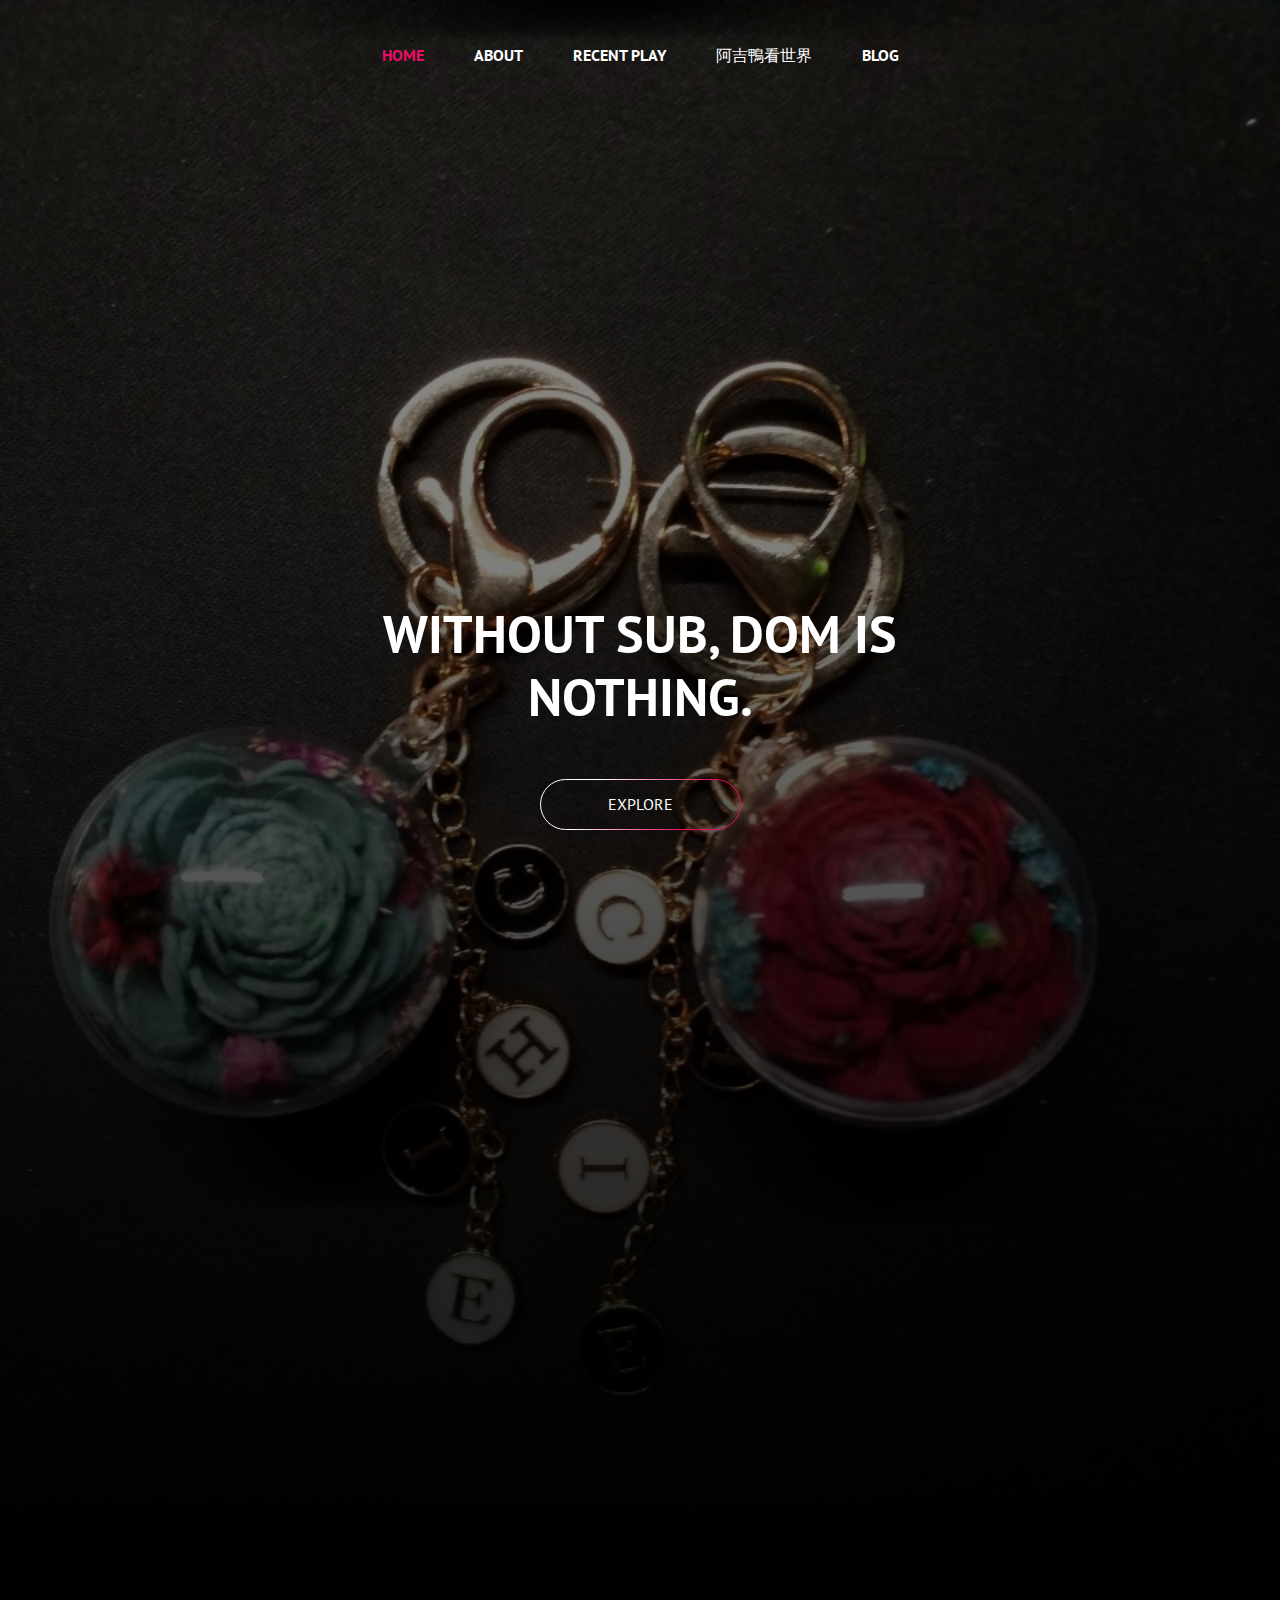
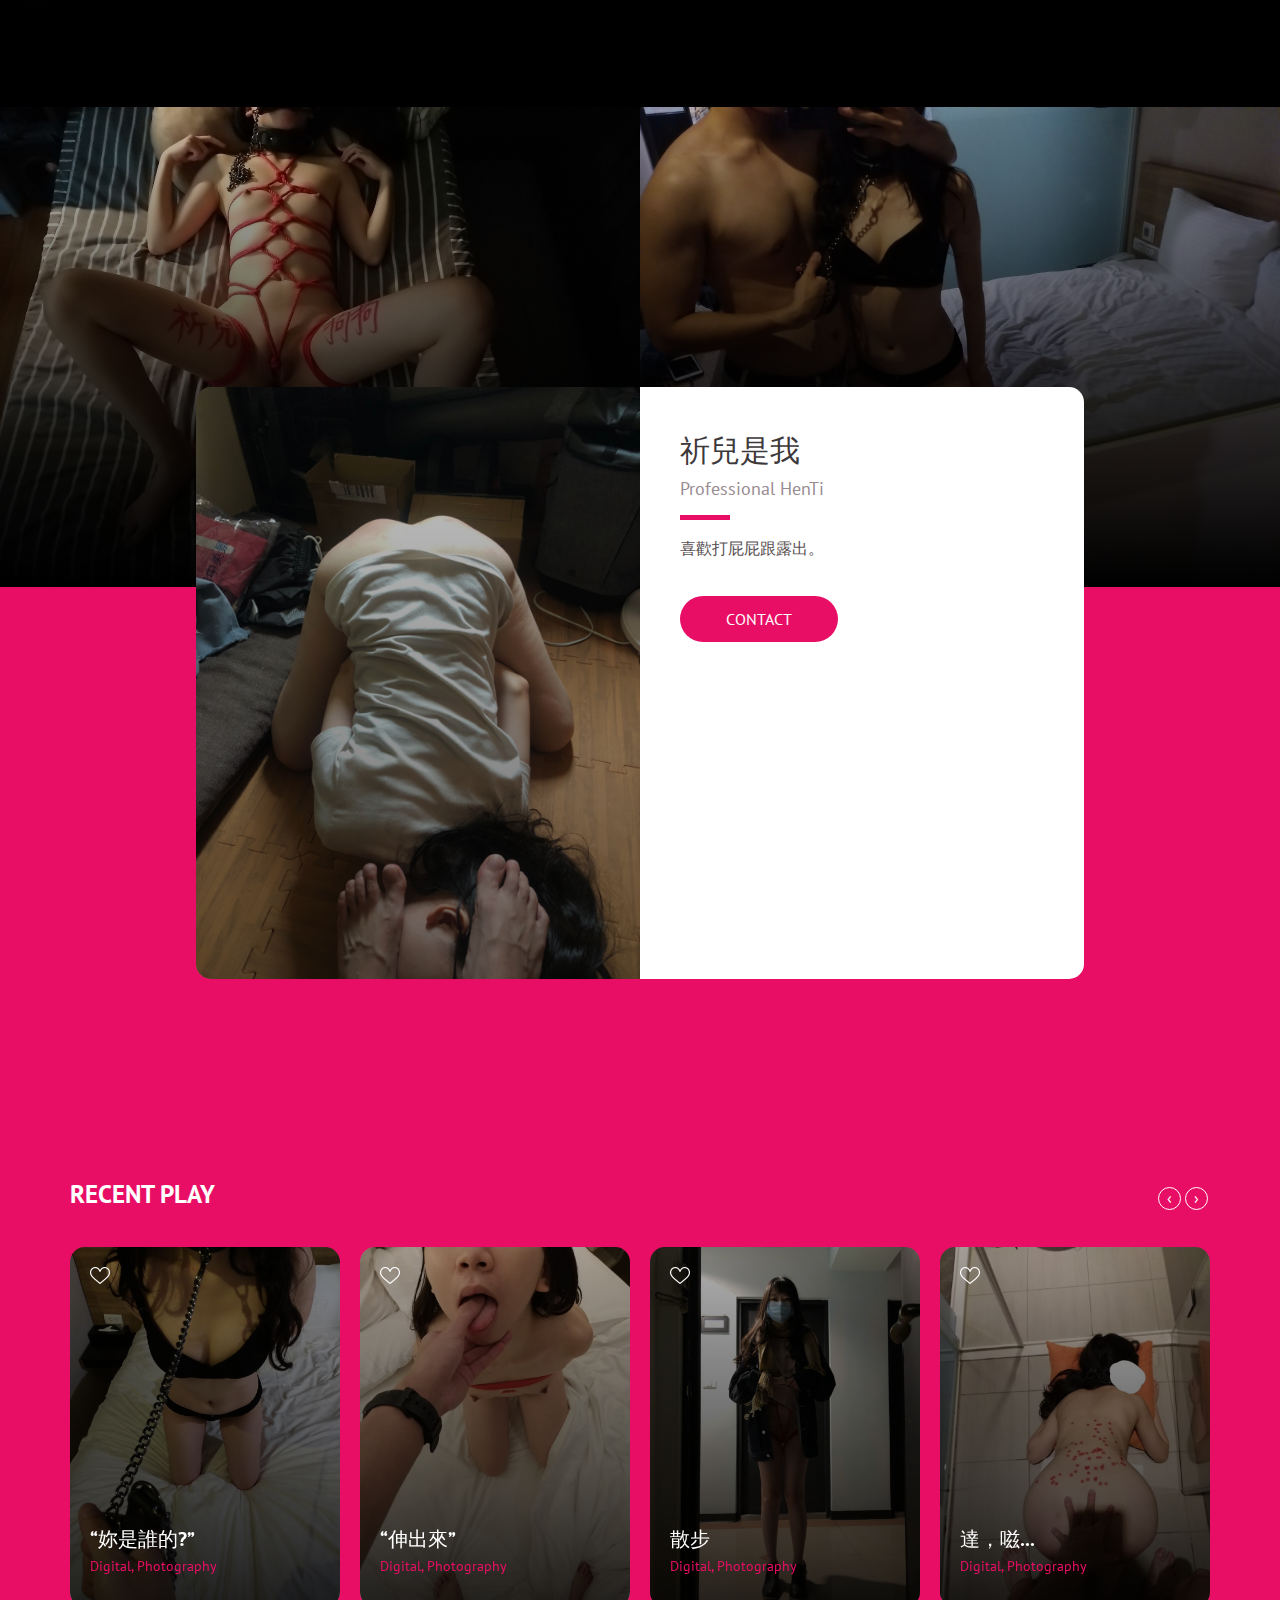
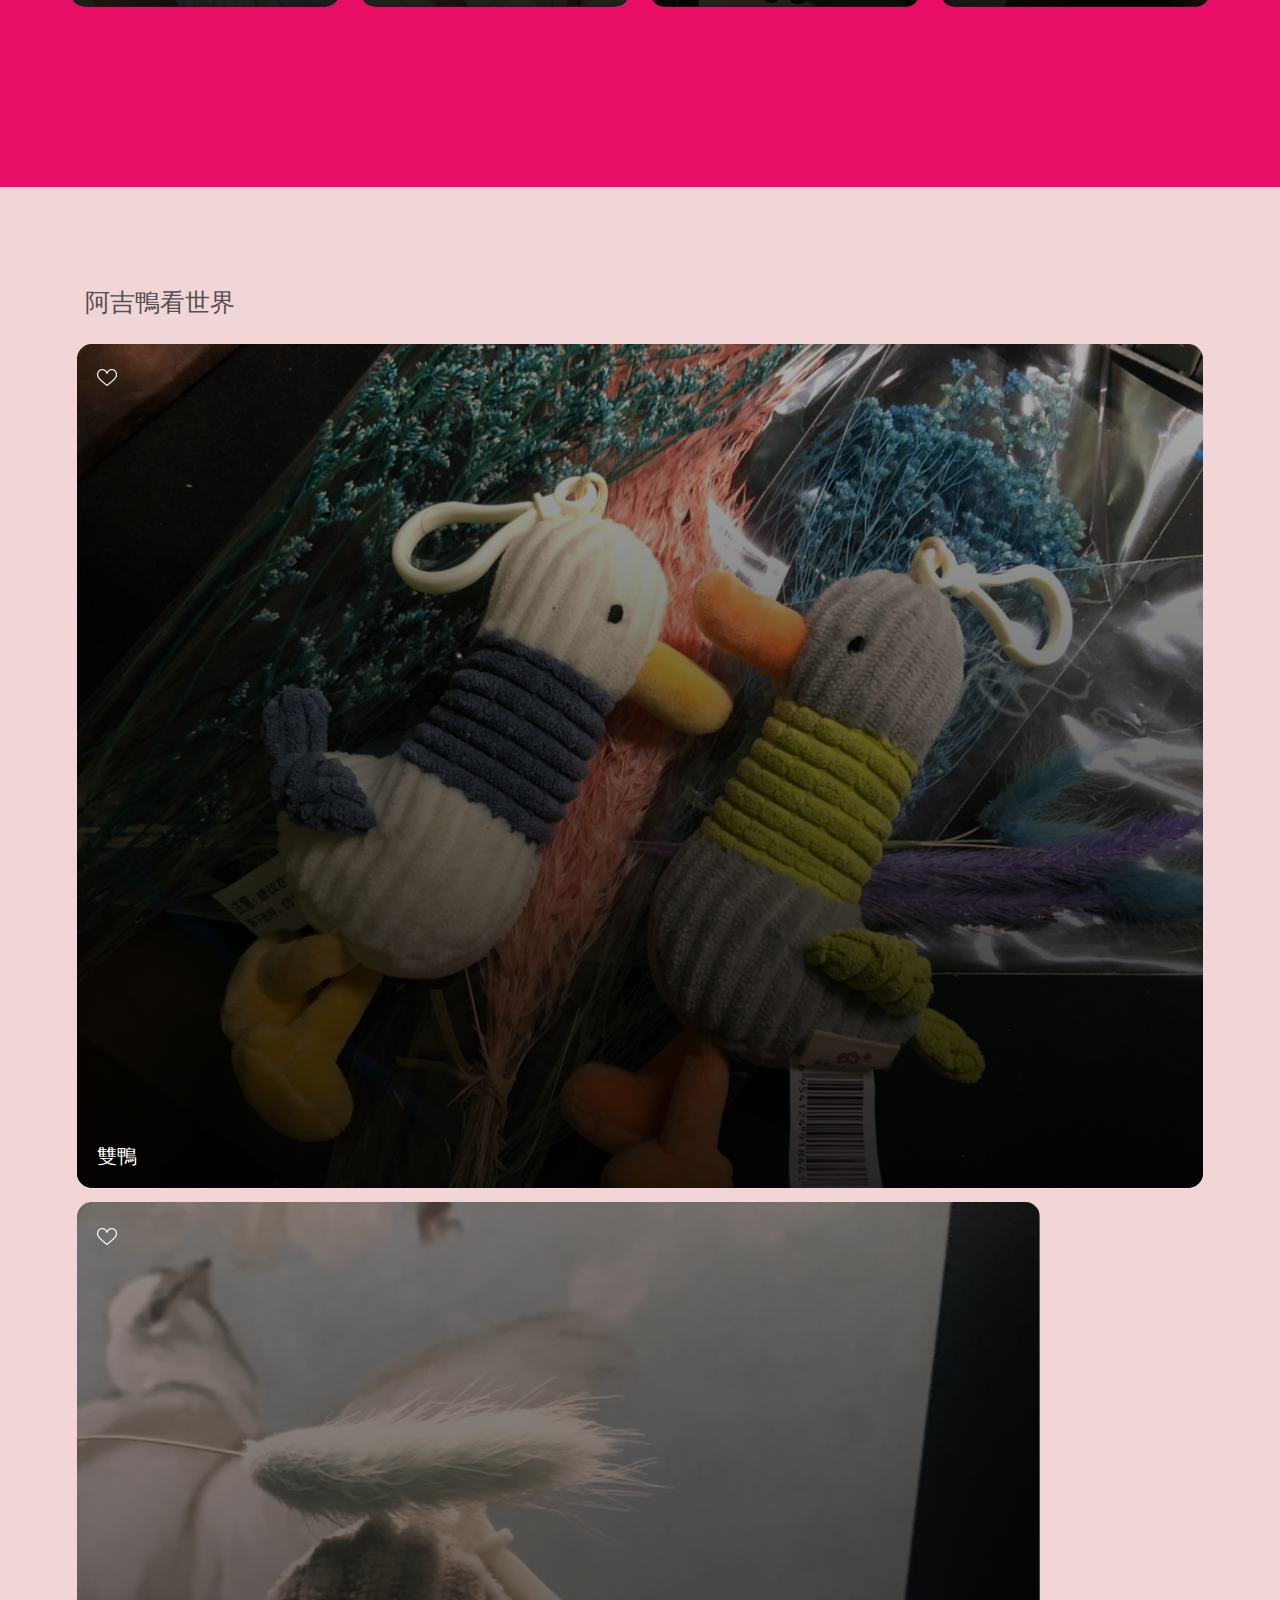
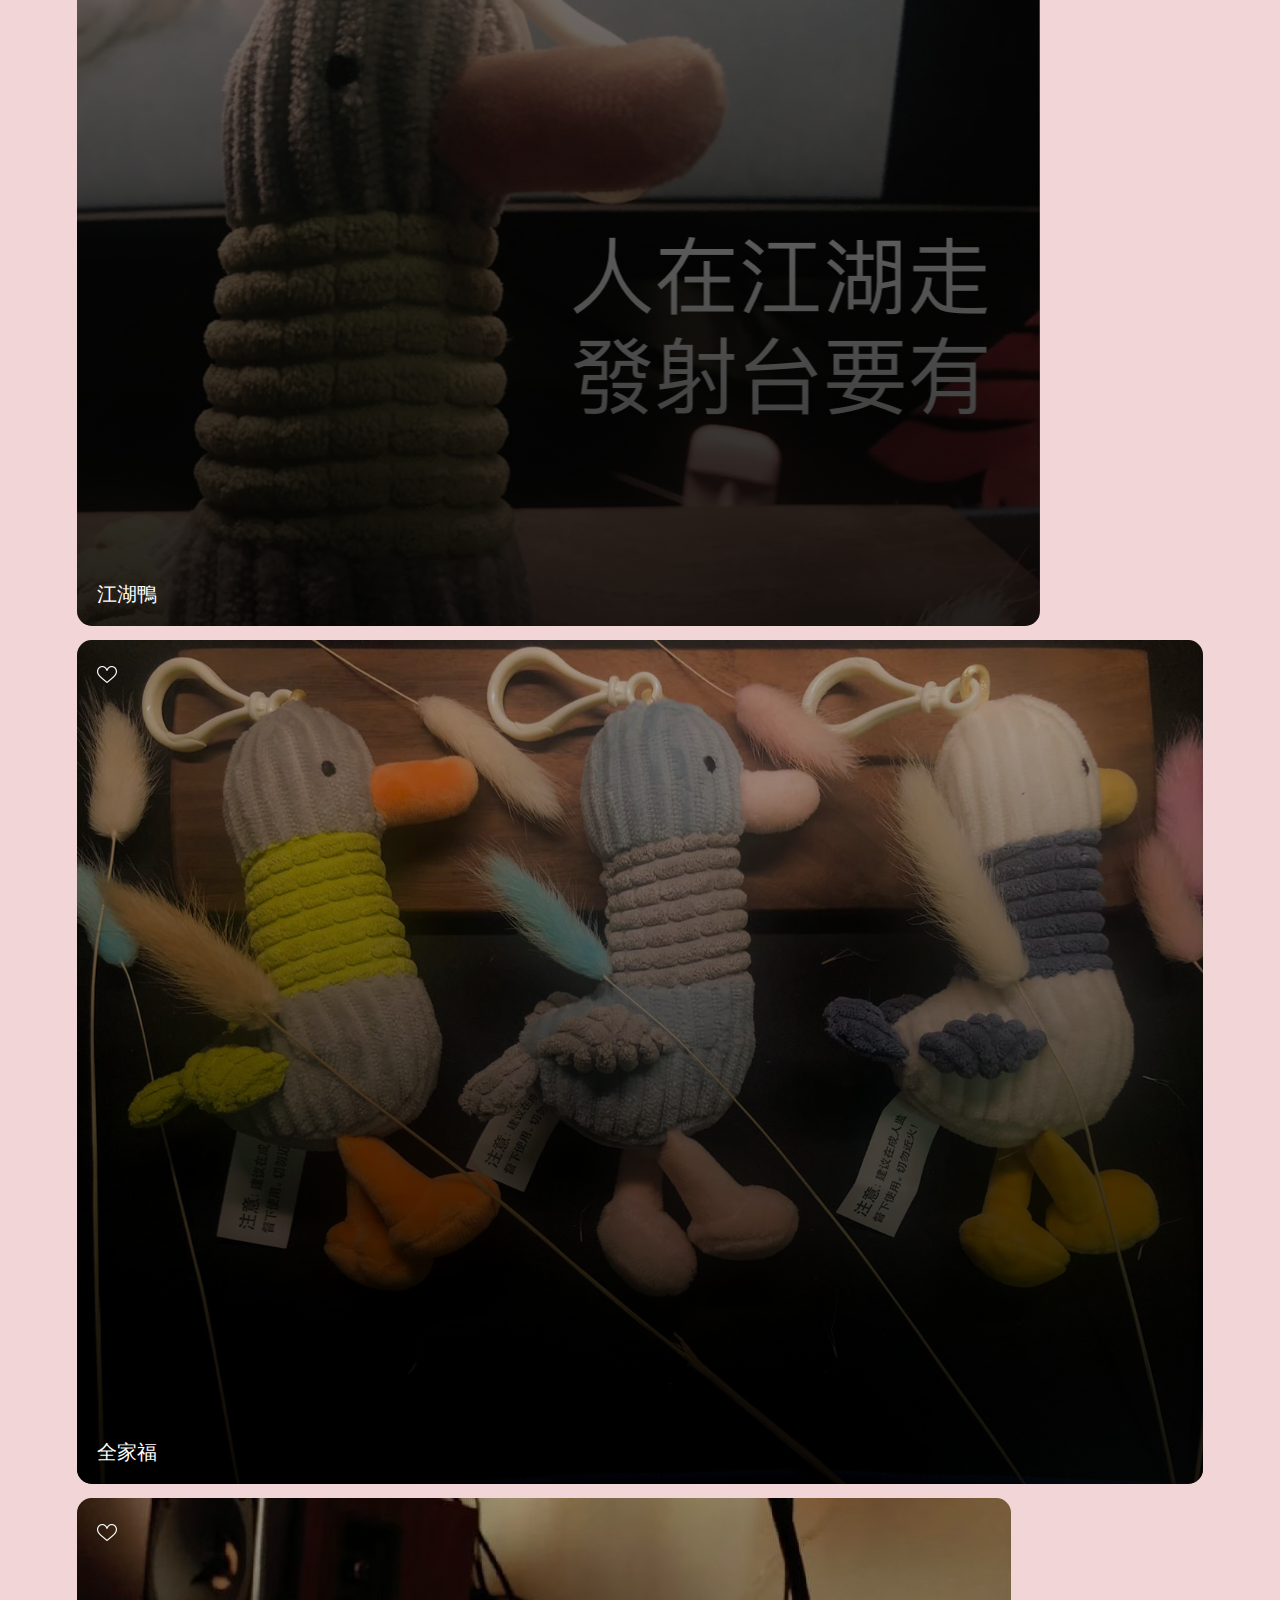
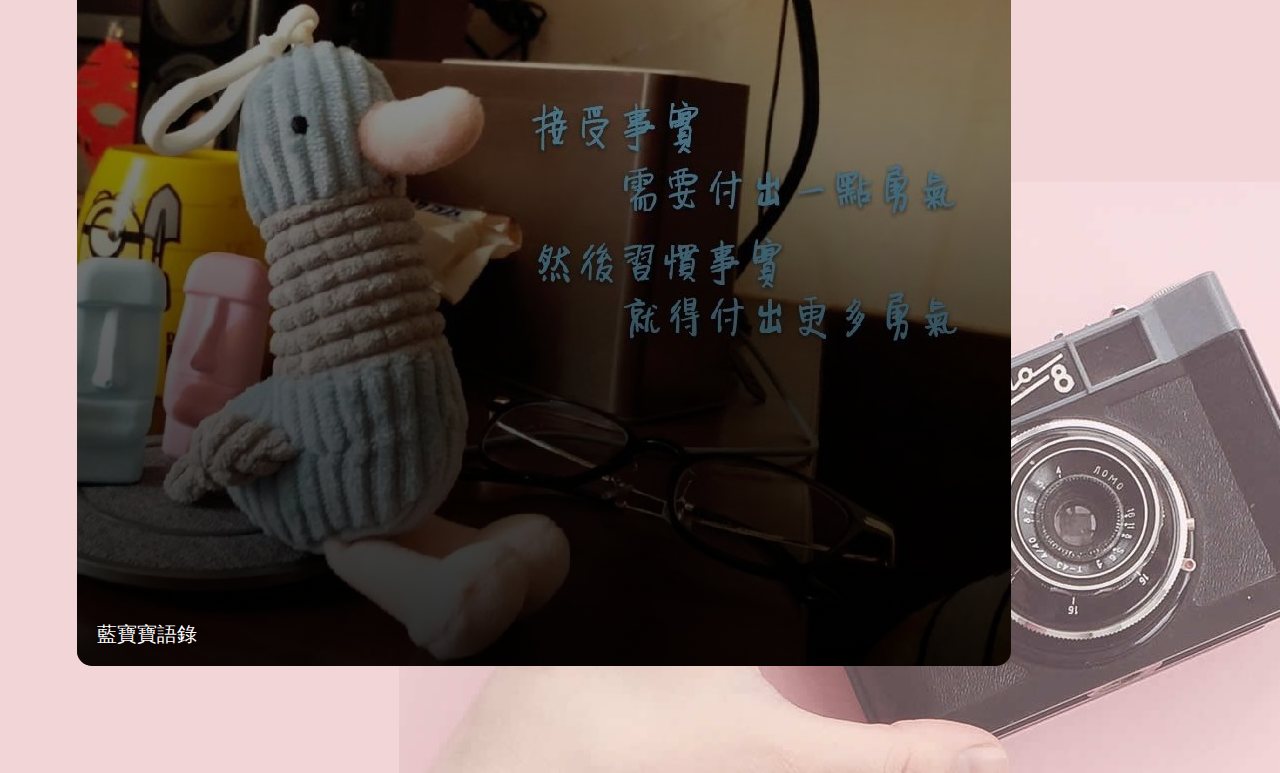
<file: index.html>
<!DOCTYPE html>
<!--
  Girly by FreeHTML5.co
  Twitter: https://twitter.com/fh5co
  Facebook: https://fb.com/fh5co
  URL: https://freehtml5.co
-->
<html lang="en">
<head>
  <!-- Required meta tags -->
  <meta charset="utf-8">
  <meta name="viewport" content="width=device-width, initial-scale=1, shrink-to-fit=no">
  <link rel="stylesheet" href="assets/css/bootstrap.min.css">
  <link rel="stylesheet" href="assets/css/style.css">
  <title>CHI</title>
</head>

<body>
  <nav class="navbar navbar-expand-md  fixed-top maine-menu">
    <div class="container">
      <button class="navbar-toggler ml-auto" data-target="#my-nav" onclick="myFunction(this)" data-toggle="collapse"> <span class="bar1"></span> <span class="bar2"></span> <span class="bar3"></span> </button>
      <div id="my-nav" class="collapse navbar-collapse">
        <ul class="navbar-nav mx-auto">
          <li class="nav-item active"> <a class="nav-link" href="#">Home</a> </li>
          <li class="nav-item"> <a class="nav-link" href="#about" tabindex="-1" aria-disabled="true">About</a></li>
          <li class="nav-item"> <a class="nav-link" href="#activity" tabindex="-1" aria-disabled="true">Recent Play</a></li>
          <li class="nav-item"> <a class="nav-link" href="#portfolio" tabindex="-1" aria-disabled="true">阿吉鴨看世界</a></li>
          <!-- <li class="nav-item"> <a class="nav-link" href="#testimonial" tabindex="-1" aria-disabled="true">Testimonial</a></li> -->
          <li class="nav-item"> <a class="nav-link" href="blog.html" tabindex="-1" aria-disabled="true">Blog</a></li>
          <!-- <li class="nav-item"> <a class="nav-link" href="#contact" tabindex="-1" aria-disabled="true">Contact</a></li> -->
        </ul>
      </div>
    </div>
  </nav>
  <div class="container-fluid fh5co-home-banner">
    <div class="card"> <img class="card-img" src="assets/img/flower-chi.jpg" alt="">
      <div class="card-img-overlay">
        <div class="center-text">
          <h2 class="card-title">Without Sub, Dom is nothing.</h2>
          <a href="#about" class="btn">
            <svg width="201" height="51" viewBox="0 0 201 51">
              <defs>
                <style>
                .cls-1 {
                  fill: none;
                  stroke-width: 1px;
                  stroke: url(#linear-gradient);
                }
              </style>
              <linearGradient id="linear-gradient" x1="140.508" y1="50.5" x2="60.492" y2="0.5" gradientUnits="userSpaceOnUse">
                <stop offset="0" stop-color="#e90e65"/>
                <stop offset="1" stop-color="#fff"/>
              </linearGradient>
            </defs>
            <rect id="Rounded_Rectangle_1" data-name="Rounded Rectangle 1" class="cls-1" x="0.5" y="0.5" width="200" height="50" rx="25" ry="25"/>
          </svg>
        Explore</a> </div>
      </div>
    </div>
  </div>
  <div class="container-fluid fh5co-two-img">
    <div class="row">
      <div class="col-sm-6 pr-0 pl-0">
        <div class="card"> <img class="card-img" src="assets/img/m-img4.jpg" alt="">
          <div class="card-img-overlay"> </div>
        </div>
      </div>
      <div class="col-sm-6 pr-0 pl-0">
        <div class="card"> <img class="card-img" src="assets/img/m-img3.jpg" alt="">
          <div class="card-img-overlay"> </div>
        </div>
      </div>
    </div>
  </div>

  <div class="container-fluid fh5co-recent-work">
    <div class="container contact-pop">
      <div class="row">
        <div class="col-md-6  pr-0">
          <div class="card"> <img class="card-img w-100" src="assets/img/m-img1.jpg" alt="">
            <div class="card-img-overlay"> </div>
          </div>
        </div>
        <div class="col-md-6 pl-0" id="about">
          <div class="content">
            <h3>祈兒是我</h3>
            <h4>Professional HenTi</h4>
            <hr />
            <p>喜歡打屁屁跟露出。</p>
            <a href="#" class="btn">CONTACT</a> </div>
          </div>
        </div>
      </div>
      <div class="container recent" id="activity">
        <div class="row">
          <h2>Recent PLAY</h2>
          <div class="owl-carousel owl-carousel2 owl-theme">
            <div>
              <div class="card"> <img class="card-img" src="assets/img/m-img2.jpg" alt="">
                <div class="card-img-overlay"> <a href="#"><img src="assets/img/heart.png" class="heart" alt="heart icon"></a>
                  <div class="bottom-text">
                    <h5 class="card-title">“妳是誰的?”</h5>
                    <p class="card-text">Digital, Photography</p>
                  </div>
                </div>
              </div>
            </div>
            <div>
              <div class="card"> <img class="card-img" src="assets/img/m-img8.jpg" alt="">
                <div class="card-img-overlay"> <a href="#"><img src="assets/img/heart.png" class="heart" alt="heart icon"></a>
                  <div class="bottom-text">
                    <h5 class="card-title">“伸出來”</h5>
                    <p class="card-text">Digital, Photography</p>
                  </div>
                </div>
              </div>
            </div>
            <div>
              <div class="card"> <img class="card-img" src="assets/img/m-img6.jpg" alt="">
                <div class="card-img-overlay"> <a href="#"><img src="assets/img/heart.png" class="heart" alt="heart icon"></a>
                  <div class="bottom-text">
                    <h5 class="card-title">散步</h5>
                    <p class="card-text">Digital, Photography</p>
                  </div>
                </div>
              </div>
            </div>
            <div>
              <div class="card"> <img class="card-img" src="assets/img/m-img7.jpg" alt="">
                <div class="card-img-overlay"> <a href="#"><img src="assets/img/heart.png" class="heart" alt="heart icon"></a>
                  <div class="bottom-text">
                    <h5 class="card-title">達，嗞...</h5>
                    <p class="card-text">Digital, Photography</p>
                  </div>
                </div>
              </div>
            </div>
          </div>
        </div>
      </div>
    </div>
  </div>
  <div class="container-fluid recent fh5co-portfolio" id="portfolio">
    <div class="container">
      <h2>阿吉鴨看世界</h2>
      <div class="row">
        <div class="bx bx-1">
          <div class="card"> <img class="card-img" src="assets/img/d-img1.jpg" alt="">
            <div class="card-img-overlay"> <a href="#"><img src="assets/img/heart.png" class="heart" alt="heart icon"></a>
              <div class="bottom-text">
                <h5 class="card-title">雙鴨</h5>
              </div>
            </div>
          </div>
        </div>
        <div class="bx bx-2">
          <div class="card"> <img class="card-img" src="assets/img/d-img2.jpg" alt="">
            <div class="card-img-overlay"> <a href="#"><img src="assets/img/heart.png" class="heart" alt="heart icon"></a>
              <div class="bottom-text">
                <h5 class="card-title">江湖鴨</h5>
              </div>
            </div>
          </div>
        </div>
        <div class="bx bx-3">
          <div class="card"> <img class="card-img" src="assets/img/d-img3.jpg" alt="">
            <div class="card-img-overlay"> <a href="#"><img src="assets/img/heart.png" class="heart" alt="heart icon"></a>
              <div class="bottom-text">
                <h5 class="card-title">全家福</h5>
              </div>
            </div>
          </div>
        </div>
        <div class="bx bx-4">
          <div class="card"> <img class="card-img" src="assets/img/d-img4.jpg" alt="">
            <div class="card-img-overlay"> <a href="#"><img src="assets/img/heart.png" class="heart" alt="heart icon"></a>
              <div class="bottom-text">
                <h5 class="card-title">藍寶寶語錄</h5>
              </div>
            </div>
          </div>
        </div>
        <!-- <div class="bx bx-middle" style="padding: 0;">
          <div class="bx bx-5">
            <div class="card"> <img class="card-img" src="assets/img/portfolio-img5.png" alt="">
              <div class="card-img-overlay"> <a href="#"><img src="assets/img/heart.png" class="heart" alt="heart icon"></a>
                <div class="bottom-text">
                  <h5 class="card-title">Lorem ipsum dolor</h5>
                </div>
              </div>
            </div>
          </div>
          <div class="bx bx-6">
            <div class="card"> <img class="card-img" src="assets/img/portfolio-img6.png" alt="">
              <div class="card-img-overlay"> <a href="#"><img src="assets/img/heart.png" class="heart" alt="heart icon"></a>
                <div class="bottom-text">
                  <h5 class="card-title">Lorem ipsum dolor</h5>
                </div>
              </div>
            </div>
          </div>
          <div>
            <div class="bx bx-7">
              <div class="card"> <img class="card-img" src="assets/img/portfolio-img7.png" alt="">
                <div class="card-img-overlay"> <a href="#"><img src="assets/img/heart.png" class="heart" alt="heart icon"></a>
                  <div class="bottom-text">
                    <h5 class="card-title">Portraits</h5>
                  </div>
                </div>
              </div>
            </div>
            <div class="bx bx-8">
              <div class="card"> <img class="card-img" src="assets/img/portfolio-img8.png" alt="">
                <div class="card-img-overlay"> <a href="#"><img src="assets/img/heart.png" class="heart" alt="heart icon"></a>
                  <div class="bottom-text">
                    <h5 class="card-title">Wedding photography</h5>
                  </div>
                </div>
              </div>
            </div>
          </div> -->
        </div>
      </div>
    </div>
  </div>
  <!-- <div class="container-fluid fh5co-recent-work activity">
    <div class="container recent">
      <div class="row">
        <h2>Activity of the month</h2>
        <div class="owl-carousel owl-carousel3 owl-theme">
          <div>
            <div class="card"> <img class="card-img" src="assets/img/activity-img1.png" alt="">
              <div class="card-img-overlay">
                <div class="bottom-text">
                  <h5 class="card-title">Sed ut perspiciatis unde &nbsp; iste natus error sit volup</h5>
                  <a href="#">Read more <img src="assets/img/double-right.svg" alt=""></a> 
                </div>
              </div>
            </div>
          </div>
          <div>
            <div class="card"> <img class="card-img" src="assets/img/activity-img2.png"  alt="">
              <div class="card-img-overlay">
                <div class="bottom-text">
                  <h5 class="card-title">Sed ut perspiciatis unde &nbsp; iste natus error sit volup</h5>
                  <a href="#">Read more <img src="assets/img/double-right.svg" alt=""></a> 
                </div>
              </div>
            </div>
          </div>
          <div>
            <div class="card"> <img class="card-img" src="assets/img/activity-img3.png" alt="">
              <div class="card-img-overlay">
                <div class="bottom-text">
                  <h5 class="card-title">Sed ut perspiciatis unde &nbsp; iste natus error sit volup</h5>
                  <a href="#">Read more <img src="assets/img/double-right.svg" alt=""></a> 
                </div>
              </div>
            </div>
          </div>
        </div>
      </div>
    </div>
  </div> -->
  <!-- <div class="container-fluid fh5co-about-me" id="testimonial">
    <div id="my-carousel" class="carousel slide" data-ride="carousel">
      <div class="carousel-inner">
        <div class="card"> <img class="card-img d-block w-100" src="assets/img/about-me-img.jpg" alt="">
          <div class="card-img-overlay">
            <h2>People says about me</h2>
          </div>
        </div>
        <div class="carousel-item">
          <div class="carousel-caption d-md-block"> <img src="assets/img/quote-icon.png" alt="">
            <p>Sed ut perspiciatis unde omnis iste natus error sit voluptatem accusantium doloremque laudantium, totam rem aperiam, eaque ipsa quae ab illo inventore veritatis et quasi architecto beatae vitae dicta sunt explicabo</p>
          </div>
        </div>
        <div class="carousel-item active">
          <div class="carousel-caption d-md-block"> <img src="assets/img/quote-icon.png" alt="">
            <p>Sed ut perspiciatis unde omnis iste natus error sit voluptatem accusantium doloremque laudantium, totam rem aperiam, eaque ipsa quae ab illo inventore veritatis et quasi architecto beatae vitae dicta sunt explicabo</p>
          </div>
        </div>
        <div class="carousel-item">
          <div class="carousel-caption d-md-block"> <img src="assets/img/quote-icon.png" alt="">
            <p>Sed ut perspiciatis unde omnis iste natus error sit voluptatem accusantium doloremque laudantium, totam rem aperiam, eaque ipsa quae ab illo inventore veritatis et quasi architecto beatae vitae dicta sunt explicabo</p>
          </div>
        </div>
      </div>
      <ol class="carousel-indicators">
        <li data-target="#my-carousel" data-slide-to="0" > <img src="assets/img/about-me-img1.png" alt=""> <span>Sherrie Rose</span> </li>
        <li class="active" data-target="#my-carousel" data-slide-to="1" aria-current="location"> <img src="assets/img/about-me-img2.png" alt=""> <span>Sherrie Rose</span> </li>
        <li data-target="#my-carousel" data-slide-to="2"> <img src="assets/img/about-me-img3.png" alt=""> <span>Sherrie Rose</span> </li>
      </ol>
    </div>
  </div>
  <div class="container-fluid fh5co-insta-feed activity">
    <div class="container recent">
      <div class="row mb-5 pb-5">
        <div class="col-lg-6">
          <div class="twit-box">
            <div class="media mb-3"> <img class="align-self-start mr-3 rounded-circle" src="assets/img/twit-girl-img.png" alt="">
              <div class="media-body">
                <h5 class="mb-0 mt-3">Sandra reigel</h5>
                <p>@sandraphotography</p>
              </div>
            </div>
            <p class="text-justify"> “Sed ut perspiciatis unde omnis iste nats error sit voluptatem accusantium doloremque laudantium, totam rem aperiam, eaque ipsa quae ab illo inventore veritatis et quasi architecto beatae vitae dicta sunt explicabo. Nemo enim ipsam voluptatem quia voluptas sit aspernatur aut odit aut. </p>
            <div class="clearfix"> <a href="#" class="btn btn-primary mt-2 float-right">Follow</a> </div>
          </div>
        </div>
        <div class="col-lg-6 feed-caro">
          <h2>Instagram feed</h2>
          <div class="owl-carousel owl-carousel4 owl-theme">
            <div>
              <div class="card"> <img class="card-img" src="assets/img/feed-img1.png" alt="">
                <div class="card-img-overlay"> </div>
              </div>
            </div>
            <div>
              <div class="card"> <img class="card-img" src="assets/img/feed-img2.png"  alt="">
                <div class="card-img-overlay"> </div>
              </div>
            </div>
          </div>
        </div>
      </div>
      <h2 class="text-center d-block">Find me on social media</h2>
      <div class="row social-links">
        <ul class="nav mx-auto">
          <li class="nav-item"> <a class="nav-link" href="https://www.facebook.com/fh5co"><img src="assets/img/facebook.png" alt=""></a> </li>
          <li class="nav-item"> <a class="nav-link" href="https://twitter.com/fh5co"><img src="assets/img/twitter.png" alt=""></a> </li>
          <li class="nav-item"> <a class="nav-link" href="#"><img src="assets/img/pinterest.png" alt=""></a> </li>
          <li class="nav-item"> <a class="nav-link" href="#"><img src="assets/img/google-plus.png" alt=""></a> </li>
        </ul>
      </div>
    </div>
  </div>
  <footer class="container-fluid p-0 pr-0">
    <div class="row mr-0 ml-0">
      <div class="col-md-6 pr-0 pl-0 map">
        <iframe src="https://www.google.com/maps/embed?pb=!1m18!1m12!1m3!1d13035.46901327725!2d-80.85396551628644!3d35.234674411422155!2m3!1f0!2f0!3f0!3m2!1i1024!2i768!4f13.1!3m3!1m2!1s0x8856a03af474f38f%3A0xf8301daadf5f7670!2sFourth+Ward%2C+Charlotte%2C+NC%2C+USA!5e0!3m2!1sen!2sin!4v1551001218548"  style="border:0" allowfullscreen></iframe>
      </div>
      <div class="col-md-6 content-us">
        <div class="contact-form" id="contact">
          <h3 class="text-uppercase">Contact me</h3>
          <input type="text" class="form-control" placeholder="Your Name">
          <input type="text" class="form-control" placeholder="Your Email">
          <textarea class="form-control" placeholder="Your Message"></textarea>
          <button type="submit">Send</button>
        </div>
      </div>
    </div> -->
    <!-- <div class="copy pt-4 pb-4">
      <p><a href="https://freehtml5.co/" target="_blank"> &copy; 2019 Girly</a>  &nbsp;  |  &nbsp; Design by <a href="https://freehtml5.co/" target="_blank">freehtml5.co</a> &nbsp; | &nbsp;  All rights reserved</p>
    </div>
  </footer> -->

  <!-- jQuery first, then Popper.js, then Bootstrap JS --> 
  <script src="assets/js/jquery-3.3.1.slim.min.js"></script> 
  <script src="assets/js/popper.min.js" ></script> 
  <script src="assets/js/bootstrap.min.js"></script> 
  <script src="assets/js/owl.carousel.min.js"></script> 
  <script src="assets/js/main.js"></script>

</body>
</html>
</file>
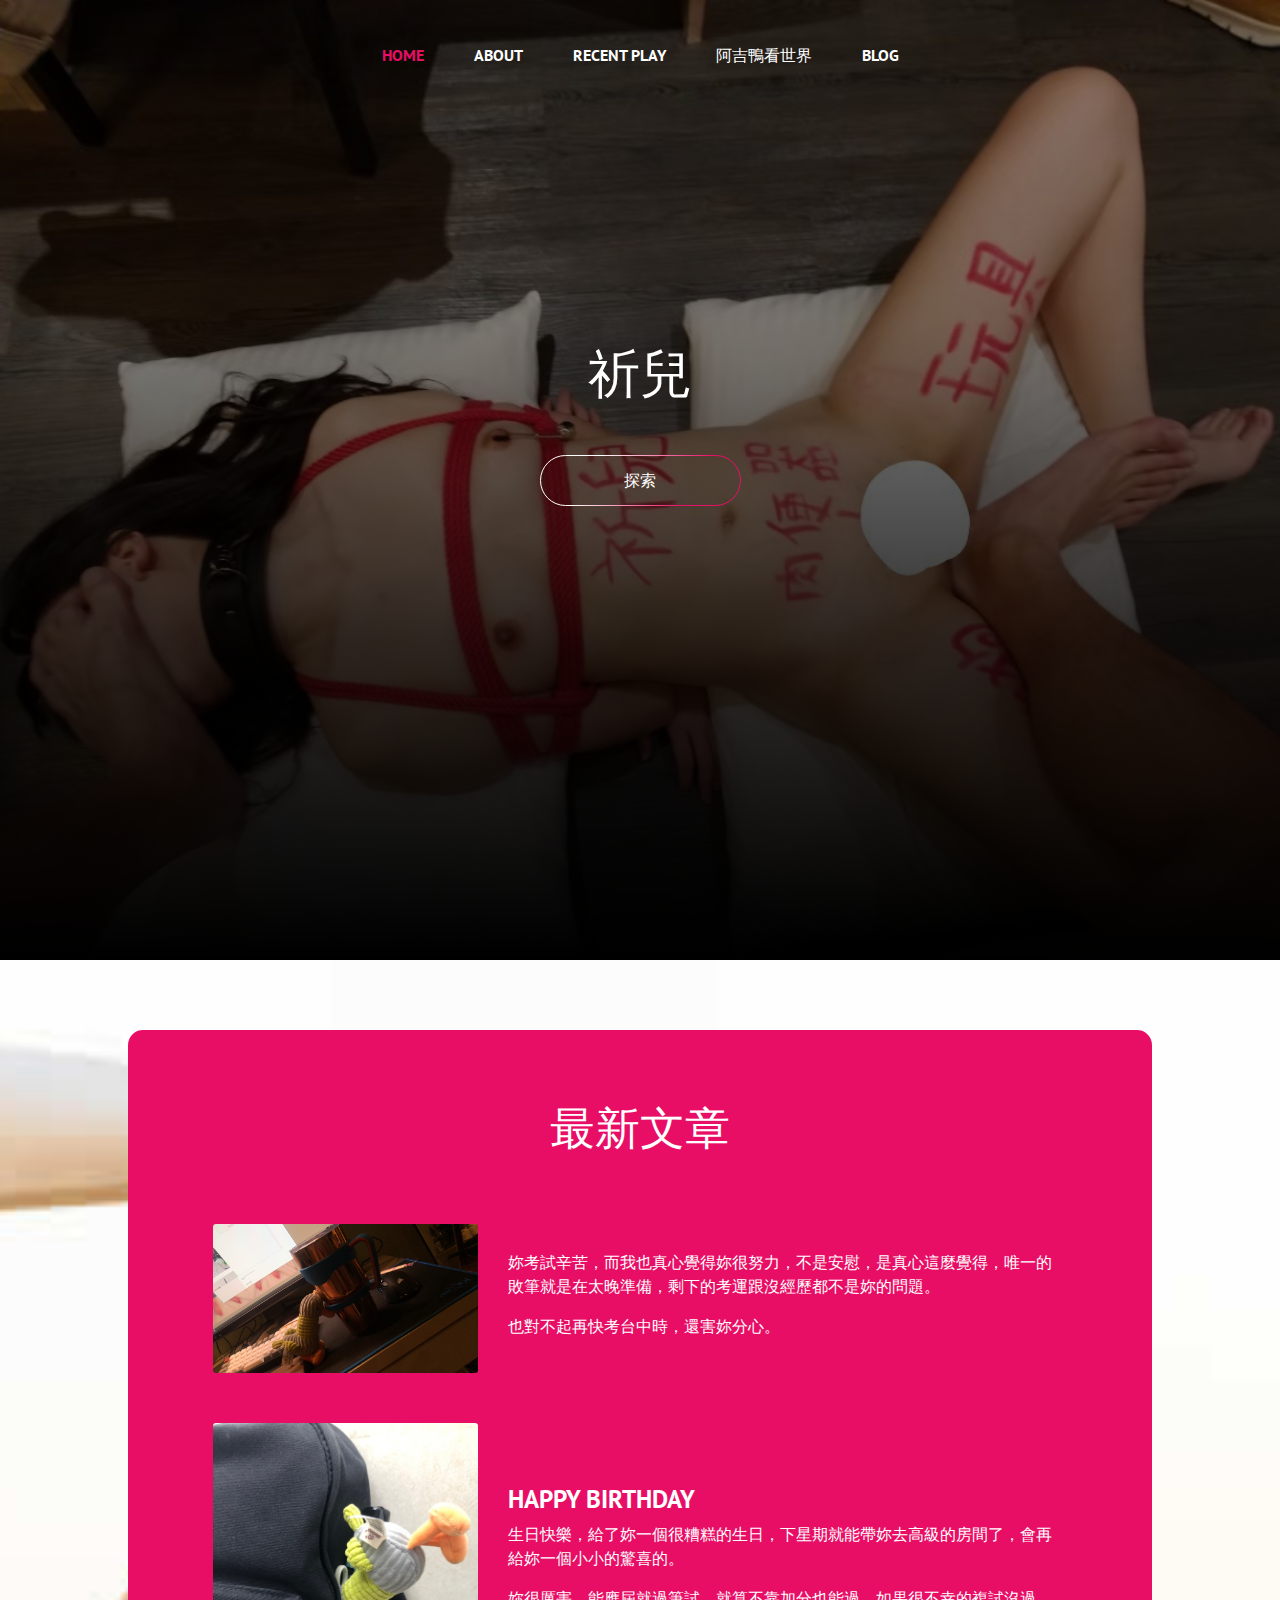
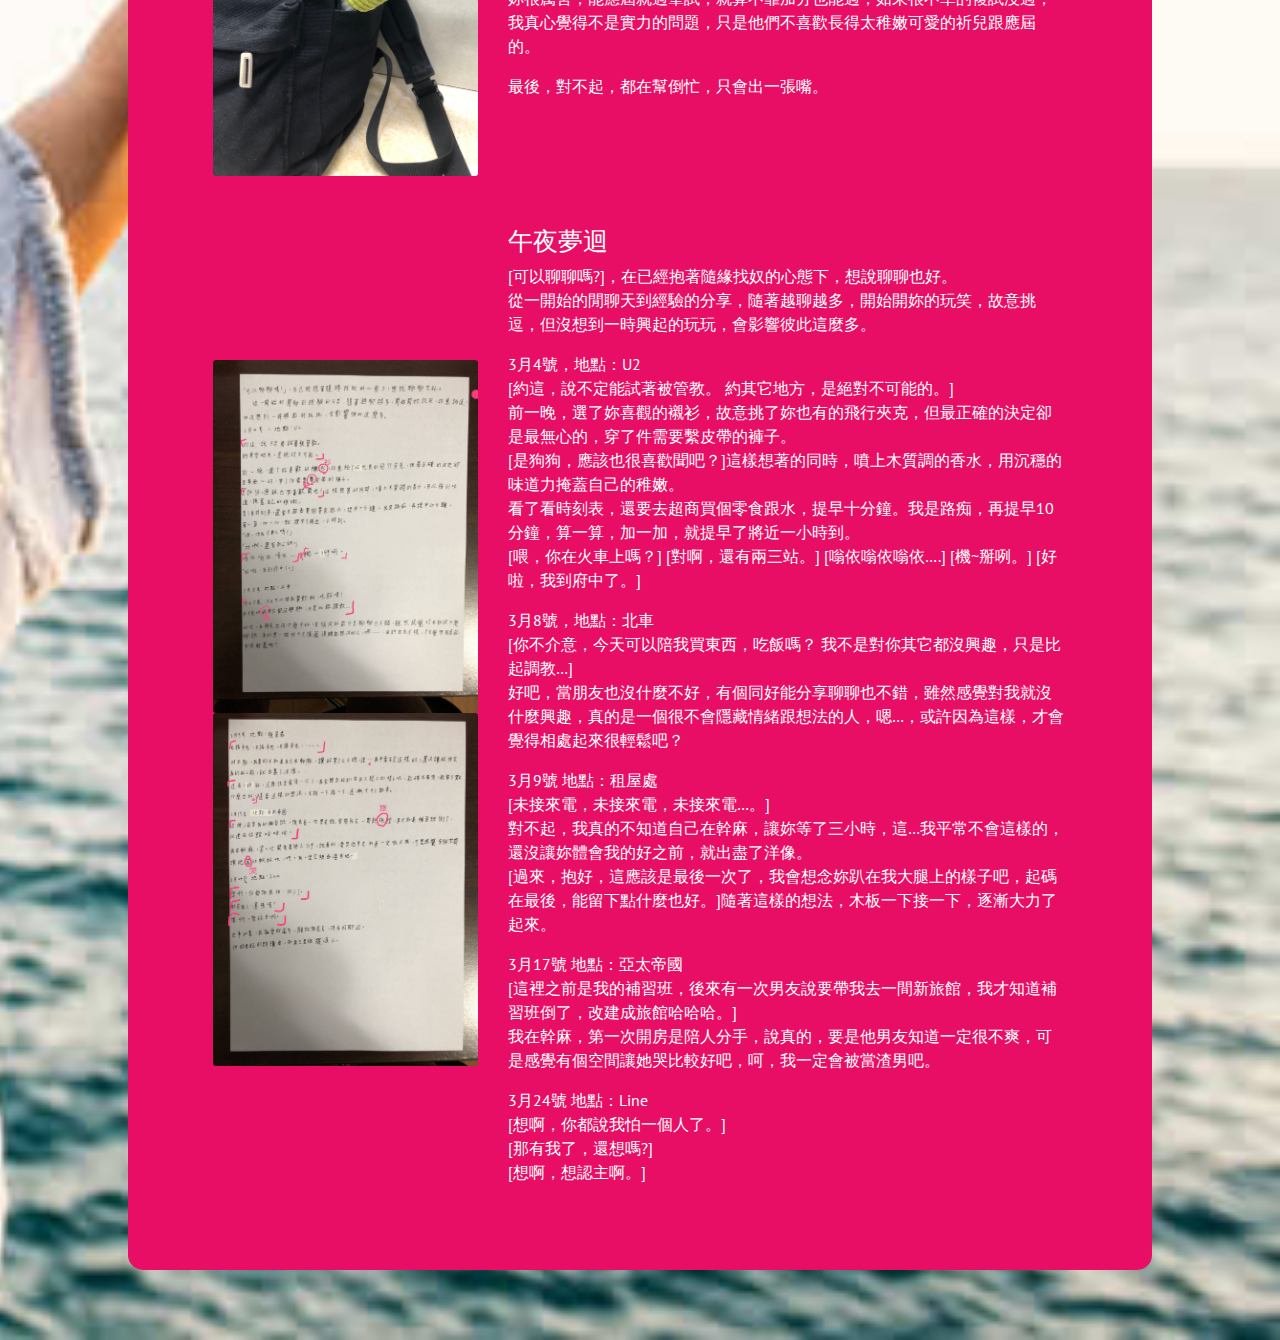
<file: blog.html>
<!DOCTYPE html>
<!--
  Girly by FreeHTML5.co
  Twitter: https://twitter.com/fh5co
  Facebook: https://fb.com/fh5co
  URL: https://freehtml5.co
-->
<html lang="en">
<head>
  <!-- Required meta tags -->
  <meta charset="utf-8">
  <meta name="viewport" content="width=device-width, initial-scale=1, shrink-to-fit=no">
  <link rel="stylesheet" href="assets/css/bootstrap.min.css">
  <link rel="stylesheet" href="assets/css/style.css">
  <title>CHI</title>
</head>

<body>
  <nav class="navbar navbar-expand-md  fixed-top maine-menu">
    <div class="container">
      <button class="navbar-toggler ml-auto" data-target="#my-nav" onclick="myFunction(this)" data-toggle="collapse"> <span class="bar1"></span> <span class="bar2"></span> <span class="bar3"></span> </button>
      <div id="my-nav" class="collapse navbar-collapse">
        <ul class="navbar-nav mx-auto">
          <li class="nav-item active"> <a class="nav-link" href="index.html">Home</a> </li>
          <li class="nav-item"> <a class="nav-link" href="index.html#about" tabindex="-1" aria-disabled="true">About</a></li>
          <li class="nav-item"> <a class="nav-link" href="index.html#activity" tabindex="-1" aria-disabled="true">Recent Play</a></li>
          <li class="nav-item"> <a class="nav-link" href="index.html#portfolio" tabindex="-1" aria-disabled="true">阿吉鴨看世界</a></li>
          <!-- <li class="nav-item"> <a class="nav-link" href="index.html#testimonial" tabindex="-1" aria-disabled="true">Testimonial</a></li> -->
          <li class="nav-item"> <a class="nav-link" href="#" tabindex="-1" aria-disabled="true">Blog</a></li>
          <!-- <li class="nav-item"> <a class="nav-link" href="index.html#contact" tabindex="-1" aria-disabled="true">Contact</a></li> -->
        </ul>
      </div>
    </div>
  </nav>

  <div class="container-fluid fh5co-home-banner">
    <div class="card"> <img class="card-img" src="assets/img/m-img5.jpg" alt="">
      <div class="card-img-overlay">
        <div class="center-text">
          <h2 class="card-title">祈兒</h2>
          <a href="#" class="btn">
            <svg width="201" height="51" viewBox="0 0 201 51">
              <defs>
                <style>
                .cls-1 {
                  fill: none;
                  stroke-width: 1px;
                  stroke: url(#linear-gradient);
                }
              </style>
              <linearGradient id="linear-gradient" x1="140.508" y1="50.5" x2="60.492" y2="0.5" gradientUnits="userSpaceOnUse">
                <stop offset="0" stop-color="#e90e65"/>
                <stop offset="1" stop-color="#fff"/>
              </linearGradient>
            </defs>
            <rect id="Rounded_Rectangle_1" data-name="Rounded Rectangle 1" class="cls-1" x="0.5" y="0.5" width="200" height="50" rx="25" ry="25"/>
          </svg>
        探索</a> </div>
      </div>
    </div>
  </div>


  <!-- Blog content section -->
  <section class="fh5co-blog-content">
    <div class="blog-content-bckg">
      <div class="blog-content-inner">
        <div class="container-fluid">
          <h2 class="card-title">最新文章</h2>
          <div class="row single-blog">
            <div class="col-xl-4 col-lg-12 single-blog__img">
              <img class="card-img w-100" src="assets/img/沉思小吉.jpg" alt="">
            </div>
            <div class="col-xl-8 col-lg-12 single-blog__text">
              <h2></h2>
              <p>妳考試辛苦，而我也真心覺得妳很努力，不是安慰，是真心這麼覺得，唯一的敗筆就是在太晚準備，剩下的考運跟沒經歷都不是妳的問題。</p>
              <p>也對不起再快考台中時，還害妳分心。</p>
              <p></p>
            </div>
          </div>
          <div class="row single-blog">
            <div class="col-xl-4 col-lg-12 single-blog__img">
              <img class="card-img w-100" src="assets/img/小吉倒頭栽.jpg" alt="">
            </div>
            <div class="col-xl-8 col-lg-12 single-blog__text">
              <h2>Happy Birthday</h2>
              <p>生日快樂，給了妳一個很糟糕的生日，下星期就能帶妳去高級的房間了，會再給妳一個小小的驚喜的。</p>
              <p>妳很厲害，能應屆就過筆試，就算不靠加分也能過，如果很不幸的複試沒過，我真心覺得不是實力的問題，只是他們不喜歡長得太稚嫩可愛的祈兒跟應屆的。</p>
              <p>最後，對不起，都在幫倒忙，只會出一張嘴。</p>
            </div>
          </div>
          <div class="row single-blog">
            <div class="col-xl-4 col-lg-12 single-blog__img">
              <img class="card-img w-100" src="assets/img/blog1.jpg" alt="">
              <img class="card-img w-100" src="assets/img/blog2.jpg" alt="">
            </div>
            <div class="col-xl-8 col-lg-12 single-blog__text">
              <h2>午夜夢迴</h2>
              <p>[可以聊聊嗎?]，在已經抱著隨緣找奴的心態下，想說聊聊也好。</br>
                從一開始的閒聊天到經驗的分享，隨著越聊越多，開始開妳的玩笑，故意挑逗，但沒想到一時興起的玩玩，會影響彼此這麼多。</p>
              
                <p>3月4號，地點：U2
                </br>[約這，說不定能試著被管教。
              約其它地方，是絕對不可能的。]</br>
              前一晚，選了妳喜觀的襯衫，故意挑了妳也有的飛行夾克，但最正確的決定卻是最無心的，穿了件需要繫皮帶的褲子。</br>
              [是狗狗，應該也很喜歡聞吧？]這樣想著的同時，噴上木質調的香水，用沉穩的味道力掩蓋自己的稚嫩。</br>
              看了看時刻表，還要去超商買個零食跟水，提早十分鐘。我是路痴，再提早10分鐘，算一算，加一加，就提早了將近一小時到。</br>
              [喂，你在火車上嗎？]
              [對啊，還有兩三站。]
              [嗡依嗡依嗡依….] [機~掰咧。]
              [好啦，我到府中了。]
              </p>
              <p>3月8號，地點：北車
              </br>[你不介意，今天可以陪我買東西，吃飯嗎？
              我不是對你其它都沒興趣，只是比起調教…]
            </br> 好吧，當朋友也沒什麼不好，有個同好能分享聊聊也不錯，雖然感覺對我就沒什麼興趣，真的是一個很不會隱藏情緒跟想法的人，嗯…，或許因為這樣，才會覺得相處起來很輕鬆吧？
              </p>
              <p>3月9號 地點：租屋處</br>
              [未接來電，未接來電，未接來電…。]</br>
              對不起，我真的不知道自己在幹麻，讓妳等了三小時，這…我平常不會這樣的，還沒讓妳體會我的好之前，就出盡了洋像。
            </br>[過來，抱好，這應該是最後一次了，我會想念妳趴在我大腿上的樣子吧，起碼在最後，能留下點什麼也好。]隨著這樣的想法，木板一下接一下，逐漸大力了起來。
              </p>
              <p>3月17號 地點：亞太帝國
                <br>[這裡之前是我的補習班，後來有一次男友說要帶我去一間新旅館，我才知道補習班倒了，改建成旅館哈哈哈。]</br>
              我在幹麻，第一次開房是陪人分手，說真的，要是他男友知道一定很不爽，可是感覺有個空間讓她哭比較好吧，呵，我一定會被當渣男吧。
              </p>
              <p>3月24號 地點：Line
              <br>
              [想啊，你都說我怕一個人了。]</br>
              [那有我了，還想嗎?]</br>
              [想啊，想認主啊。]
              </p>
            </div>
          </div>
          <!-- <div class="row single-blog">
            <div class="col-xl-4 col-lg-12 single-blog__img">
              <img class="card-img w-100" src="assets/img/portfolio-img3.png" alt="">
            </div>
            <div class="col-xl-8 col-lg-12 single-blog__text">
              <h2>Lorem ipsum dolor sit amet</h2>
              <p>Lorem ipsum dolor sit amet, consectetur adipiscing elit. Proin faucibus tempus lorem sollicitudin sagittis. Vestibulum eu placerat tortor. Sed eu magna quis sapien ultricies euismod. Quisque ligula erat, tempus porttitor sem ac, congue malesuada nunc. Vestibulum lobortis turpis quis nisl commodo, vel scelerisque nisl fermentum. Cras scelerisque lectus eget aliquet auctor. Curabitur vestibulum orci ante, in bibendum dolor euismod quis. Nullam nulla nisi, malesuada vitae accumsan ac, blandit eu dui. Pellentesque ut ligula ex. Donec lacinia eros et arcu rhoncus, sit amet vestibulum justo efficitur. Nulla facilisi. Integer a sem aliquet, dapibus ipsum eu, vehicula dui. Fusce id leo tellus. Ut eu accumsan arcu. Aliquam at vestibulum felis.</p>
              <p>Lorem ipsum dolor sit amet, consectetur adipiscing elit. Proin faucibus tempus lorem sollicitudin sagittis. Vestibulum eu placerat tortor. Sed eu magna quis sapien ultricies euismod. Quisque ligula erat, tempus porttitor sem ac, congue malesuada nunc. Vestibulum lobortis turpis quis nisl commodo, vel scelerisque nisl fermentum. Cras scelerisque lectus eget aliquet auctor. Curabitur vestibulum orci ante, in bibendum dolor euismod quis.</p>
            </div>
          </div> -->
        </div>
      </div>
    </div>
  </section>
  <!-- Blog content section end


  <footer class="container-fluid p-0 pr-0">
    <div class="row mr-0 ml-0">
      <div class="col-md-6 pr-0 pl-0 map">
        <iframe src="https://www.google.com/maps/embed?pb=!1m18!1m12!1m3!1d13035.46901327725!2d-80.85396551628644!3d35.234674411422155!2m3!1f0!2f0!3f0!3m2!1i1024!2i768!4f13.1!3m3!1m2!1s0x8856a03af474f38f%3A0xf8301daadf5f7670!2sFourth+Ward%2C+Charlotte%2C+NC%2C+USA!5e0!3m2!1sen!2sin!4v1551001218548"  style="border:0" allowfullscreen></iframe>
      </div>
      <div class="col-md-6 content-us">
        <div class="contact-form">
          <h3 class="text-uppercase">Contact with me</h3>
          <input type="text" class="form-control" placeholder="Your Name">
          <input type="text" class="form-control" placeholder="Your Email">
          <textarea class="form-control" placeholder="Your Message"></textarea>
          <button type="submit">Send</button>
        </div>
      </div>
    </div> -->
    <!-- <div class="copy pt-4 pb-4">
      <p><a href="https://freehtml5.co/" target="_blank"> &copy; 2019 Girly</a>  &nbsp;  |  &nbsp; Design by <a href="https://freehtml5.co/" target="_blank">freehtml5.co</a> &nbsp; | &nbsp;  All rights reserved</p>
    </div> -->
  </footer>

  <!-- jQuery first, then Popper.js, then Bootstrap JS --> 
  <script src="assets/js/jquery-3.3.1.slim.min.js"></script> 
  <script src="assets/js/popper.min.js" ></script> 
  <script src="assets/js/bootstrap.min.js"></script> 
  <script src="assets/js/owl.carousel.min.js"></script> 
  <script src="assets/js/main.js"></script>

</body>
</html>
</file>
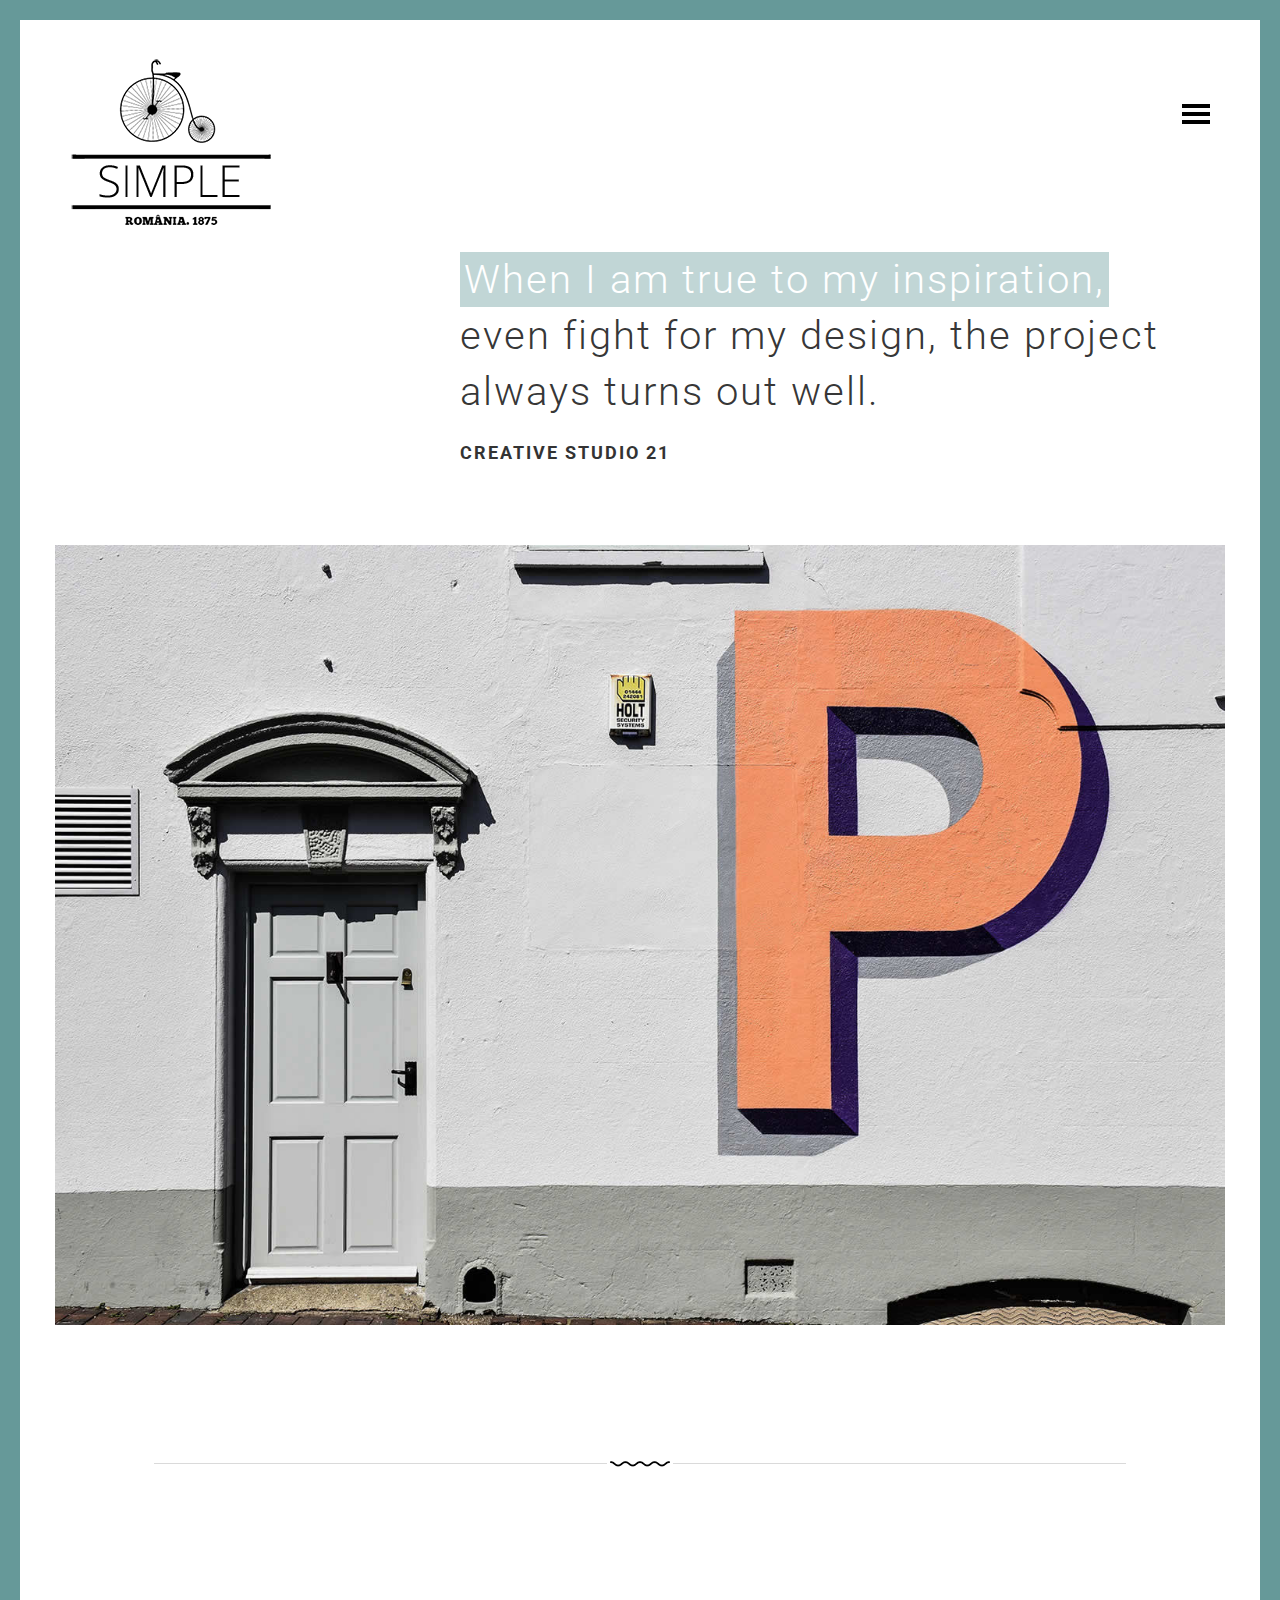
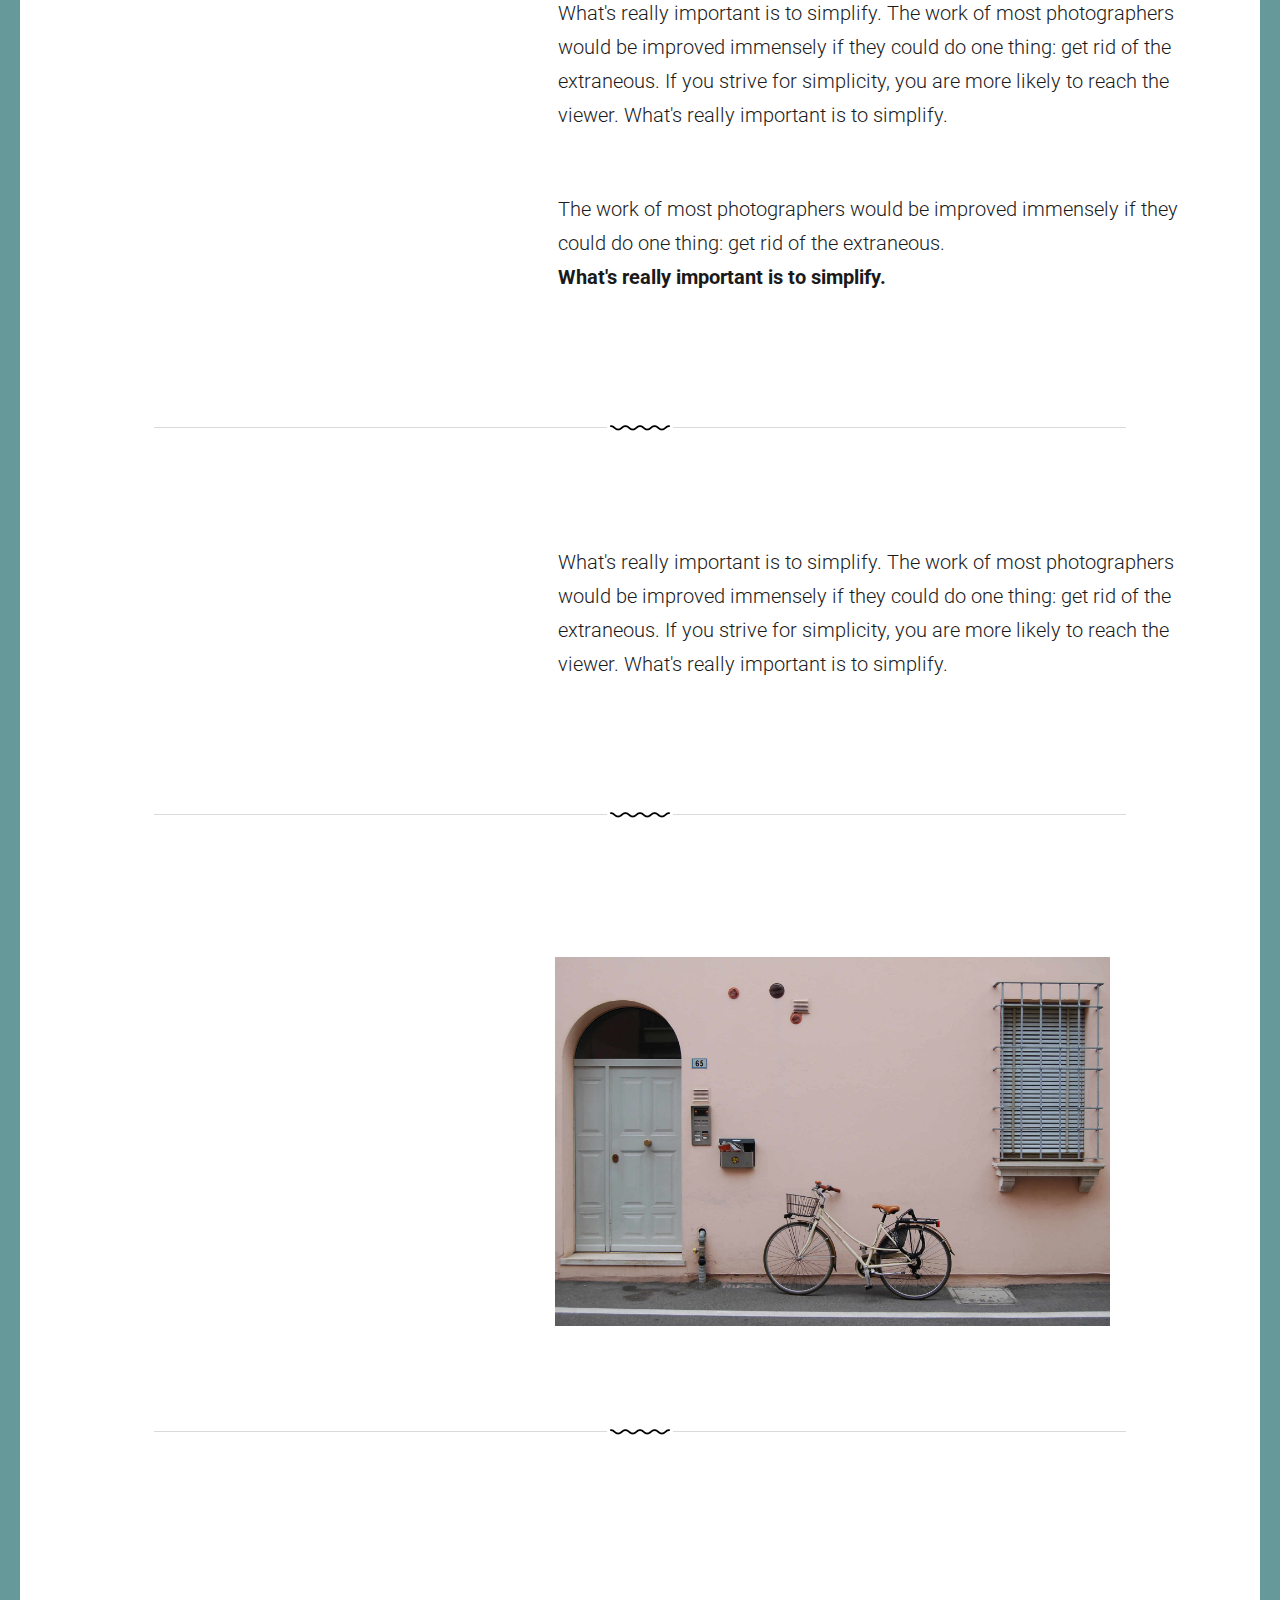
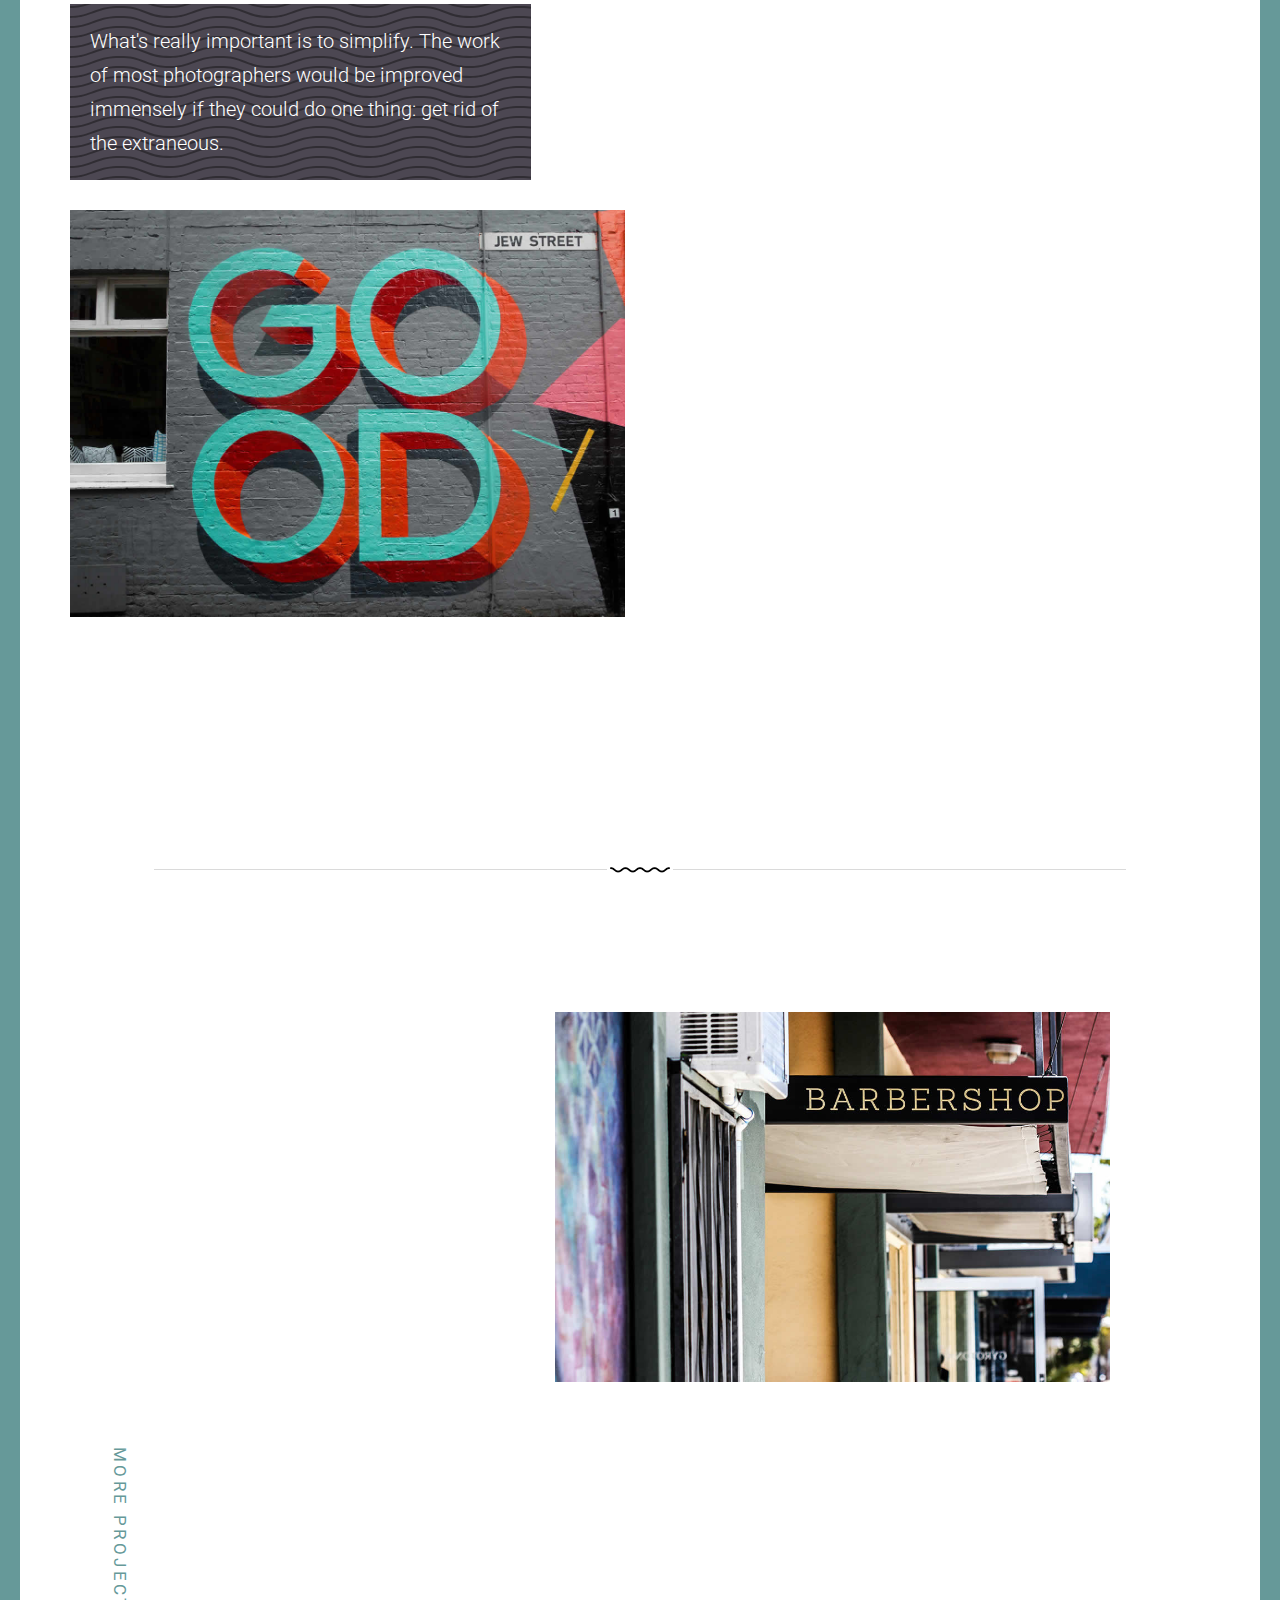
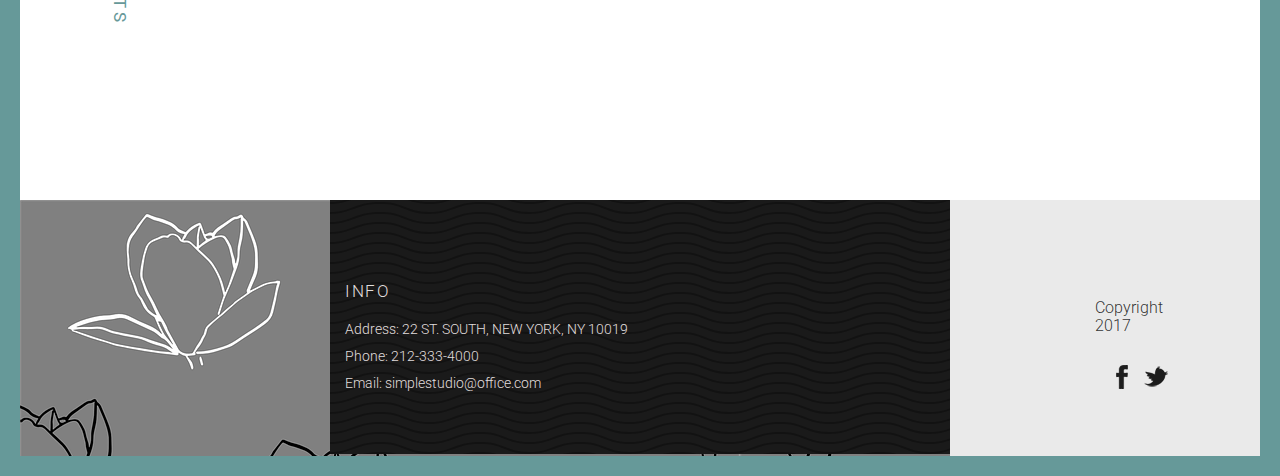
<file: project-description.html>
<!DOCTYPE html>
<html>
	<head>
	<meta charset="utf-8">
	<title>Simple design studio - Project description</title>
	<meta name="viewport" content="width=device-width, initial-scale=1">
    
    <!-- Bootstrap  -->
	<link rel="stylesheet" href="css/bootstrap.min.css">
	<!-- Main css  -->
	<link rel="stylesheet" href="css/style.css">
	<!-- Animate.css -->
	<link rel="stylesheet" href="css/animate.css">
    <!-- Gallery -->
    <link rel="stylesheet" href="css/touchTouch.css">
    <!-- Google fonts -->
    <link href='https://fonts.googleapis.com/css?family=Roboto:400,100,300,700' rel='stylesheet'>

	</head>
	<body>

 	<!-- Navigation -->
    <nav class="navbar navbar-custom navbar-static-top" role="navigation">
                <div class="container">
                    <div class="navbar-header pull-left">
                        <a href="" class="navbar-brand">
                            <span class="brand-logo"><img src="images/logo.png" alt=""/></span>
                        </a>
                    </div>
                    <div class="main-nav pull-right">
                        <div class="button_container toggle">
                            <span class="top"></span>
                            <span class="middle"></span>
                            <span class="bottom"></span>
                        </div>
                    </div>
                    <div class="overlay" id="overlay">
                        <nav class="overlay-menu">
                            <ul>
                                <li><a href="index.html">Home</a></li>
                                <li><a href="studio.html">Studio</a></li>
                                <li><a href="projects.html">Projects</a></li>
                                <li><a href="project-description.html">Project description</a></li>
                                <li><a href="contact.html">Contact us</a></li>
                            </ul>
                        </nav>
                    </div>
                </div><!-- /container -->
    </nav>
    <!-- /Navigation -->


    <!-- Intro -->
	<div id="inner-section">
			<div class="container">
				<div class="row">
					<div class="col-md-8 pull-right wow fadeInUp animated">
						<h1 class="inner-heading"><span>When I am true to my inspiration, </span> even fight for my design, the project always                        turns out well. 
                         </h1>
						<div class="text-inner wow fadeInUp animated">Creative Studio 21</div>
					</div>
				</div>
			</div>
	</div>
    <!-- /Intro -->
    
    <!-- Project-desc Banner -->
    <div class="container">
         <div class="row">
           <div class="banner">
             <img src="images/banner-project.jpg" alt=""/>
             </div>
            </div>        
     </div>
     <!-- /Project-desc Banner -->

       
     <div class="container">
           <div class="row">
             <div class="line-symbol"></div>
           </div>
     </div>
     
     
     <!-- Project description -->
     <div class="container">
        <div class="row">
          <div class="col-md-5 col-sm-5 studio-margin wow fadeInUp animated">
            <h2 class="projectd-heading">THE PROBLEM
            <span>what we saw</span>
             <img src="images/hand1.png" alt=""/>
            </h2>
          </div>
          <div class="col-md-7 col-sm-7 projectd-margin">
            <p class="text-projectd"> What's really important is to simplify. The work of most photographers would be improved immensely if they could do one thing: get rid of the extraneous. If you strive for simplicity, you are more likely to reach the viewer. What's really important is to simplify. 
</p> 
 <p class="text-projectd">The work of most photographers would be improved immensely if they could do one thing: get rid of the extraneous. <br><strong> What's really important is to simplify. </strong>
</p> 
          </div>
        </div>
     </div>
     
     <div class="container">
           <div class="row">
             <div class="line-symbol2"></div>
           </div>
     </div>
     
     
     <!-- Project description -->
     <div class="container">
        <div class="row">
          <div class="col-md-5 col-sm-5 projectd-margin wow fadeInUp animated">
            <h2 class="projectd-heading">THE SOLUTION
            <span>what we did</span>
            </h2>
          </div>
          <div class="col-md-7 col-sm-7 projectd-margin">
            <p class="text-projectd">What's really important is to simplify. The work of most photographers would be improved immensely if they could do one thing: get rid of the extraneous. If you strive for simplicity, you are more likely to reach the viewer. What's really important is to simplify. 
</p> 
          </div>
        </div>
     </div>
     
     <!-- Project images -->
     <div class="container">
           <div class="row">

             <div class="line-symbol2"></div>
                <div class="col-md-6 thumbs wow fadeInUp animated"><a href="images/image2.jpg"><img src="images/image2.jpg" class="image-project" alt=""/></a>
                </div>
                <div class="col-md-6 image-project1 thumbs"><a href="images/image7.jpg"><img src="images/image7.jpg" alt=""/></a></div>
           </div>
     </div>
     
     <div class="container">
           <div class="row">

             <div class="line-symbol2"></div>
                <div class="col-md-6"> 
                 <p class="text-projectd1">What's really important is to simplify. The work of most photographers would be improved immensely if they could do one thing: get rid of the extraneous. 
</p> 
                <div class="thumbs"><a href="images/image1.jpg"><img src="images/image1.jpg" class="image-project-a" alt=""/></a>
                </div>
                </div>
                
                <div class="col-md-6 image-project2  thumbs wow fadeInUp animated"><a href="images/image3.jpg"><img src="images/image3.jpg" alt=""/></a></div>
           </div>
     </div>
     
     <!-- Project text -->
     <div class="container">
           <div class="row">

             <div class="line-symbol2"></div>
                <div class="col-md-6 thumbs wow fadeInUp animated"> <a href="images/image5.jpg"><img src="images/image5.jpg" class="image-project" alt=""/></a></div>
                <div class="col-md-6 thumbs image-project1"><a href="images/image9.jpg"><img src="images/image9.jpg" alt=""/></a></div>
           </div>
     </div>
     
     <div class="projectd-padding"></div>
     
     <div class="vertical-text-projects"><a href="projects.html">MORE PROJECTS</a></div>
     
     
     <!-- Testimonials text-->
	 <div class="inner-projects">
			<div class="container">
				<div class="row">
					<div class="col-md-8 pull-right wow fadeInUp animated">
						<h1 class="inner-projects-heading"><span>Beauty of style and harmony and grace</span> and good rhythm depend on simplicity. </h1>
						<div class="text-inner-projects">- Plato</div>
                        
					</div>
				</div>
			</div>
	 </div>
     <!-- /Testimonials text -->
     
        
    
     <!-- Footer-->
     <footer>
      <div class="container">
        <div class="row">
          <div class="col-md-3 col-sm-3">
          </div>
          <div class="col-md-6 col-sm6 section-bg-color">
            <div class="row">
              <div class="col-sm-9">
                <h2>INFO</h2>
                <p>Address: 22 ST. SOUTH, NEW YORK, NY 10019</p>
                <p>Phone: 212-333-4000</p>
                <p>Email: simplestudio@office.com</p>
              </div><!-- /col-sm-9 -->
            </div><!--/row-->
          </div><!-- /col-sm-6 -->
          <div class="col-md-3 col-sm-3 section-bg-color1">
            <div class="row">
              <div class="col-sm-9">
              <h3>Copyright 2017</h3>
              <p class="pull-right"><a href=""><img src="images/twitter.png" alt=""/></a></p>
              <p class="pull-right icons-f"><a href=""><img src="images/facebook.png" alt=""/></a></p>
              </div><!-- /col-sm-9 -->
            </div><!--/row-->
          </div><!-- /col-sm-3 -->
        </div><!-- /row -->
      </div><!-- /container -->
     </footer><!-- /footer -->   
     
	 <!-- jQuery Version 1.11.0 -->
     <script src="js/jquery-1.11.0.js"></script>
     <!-- Boostrap JS -->
	 <script src="js/bootstrap.min.js"></script>
     <!-- Nav JS -->
	 <script src="js/nav.js"></script>
     <!-- Smooth scroll JS -->
     <script src="js/smoothscroll.js"></script>
     <!-- Gallery JavaScript -->
	 <script src="js/touchTouch.jquery.js"></script>
	 <script src="js/script.js"></script>
     <!-- Wow JavaScript -->
     <script src="js/wow.js"></script>
    
    <script>
    new WOW().init();
    </script>


	</body>
</html>
</file>
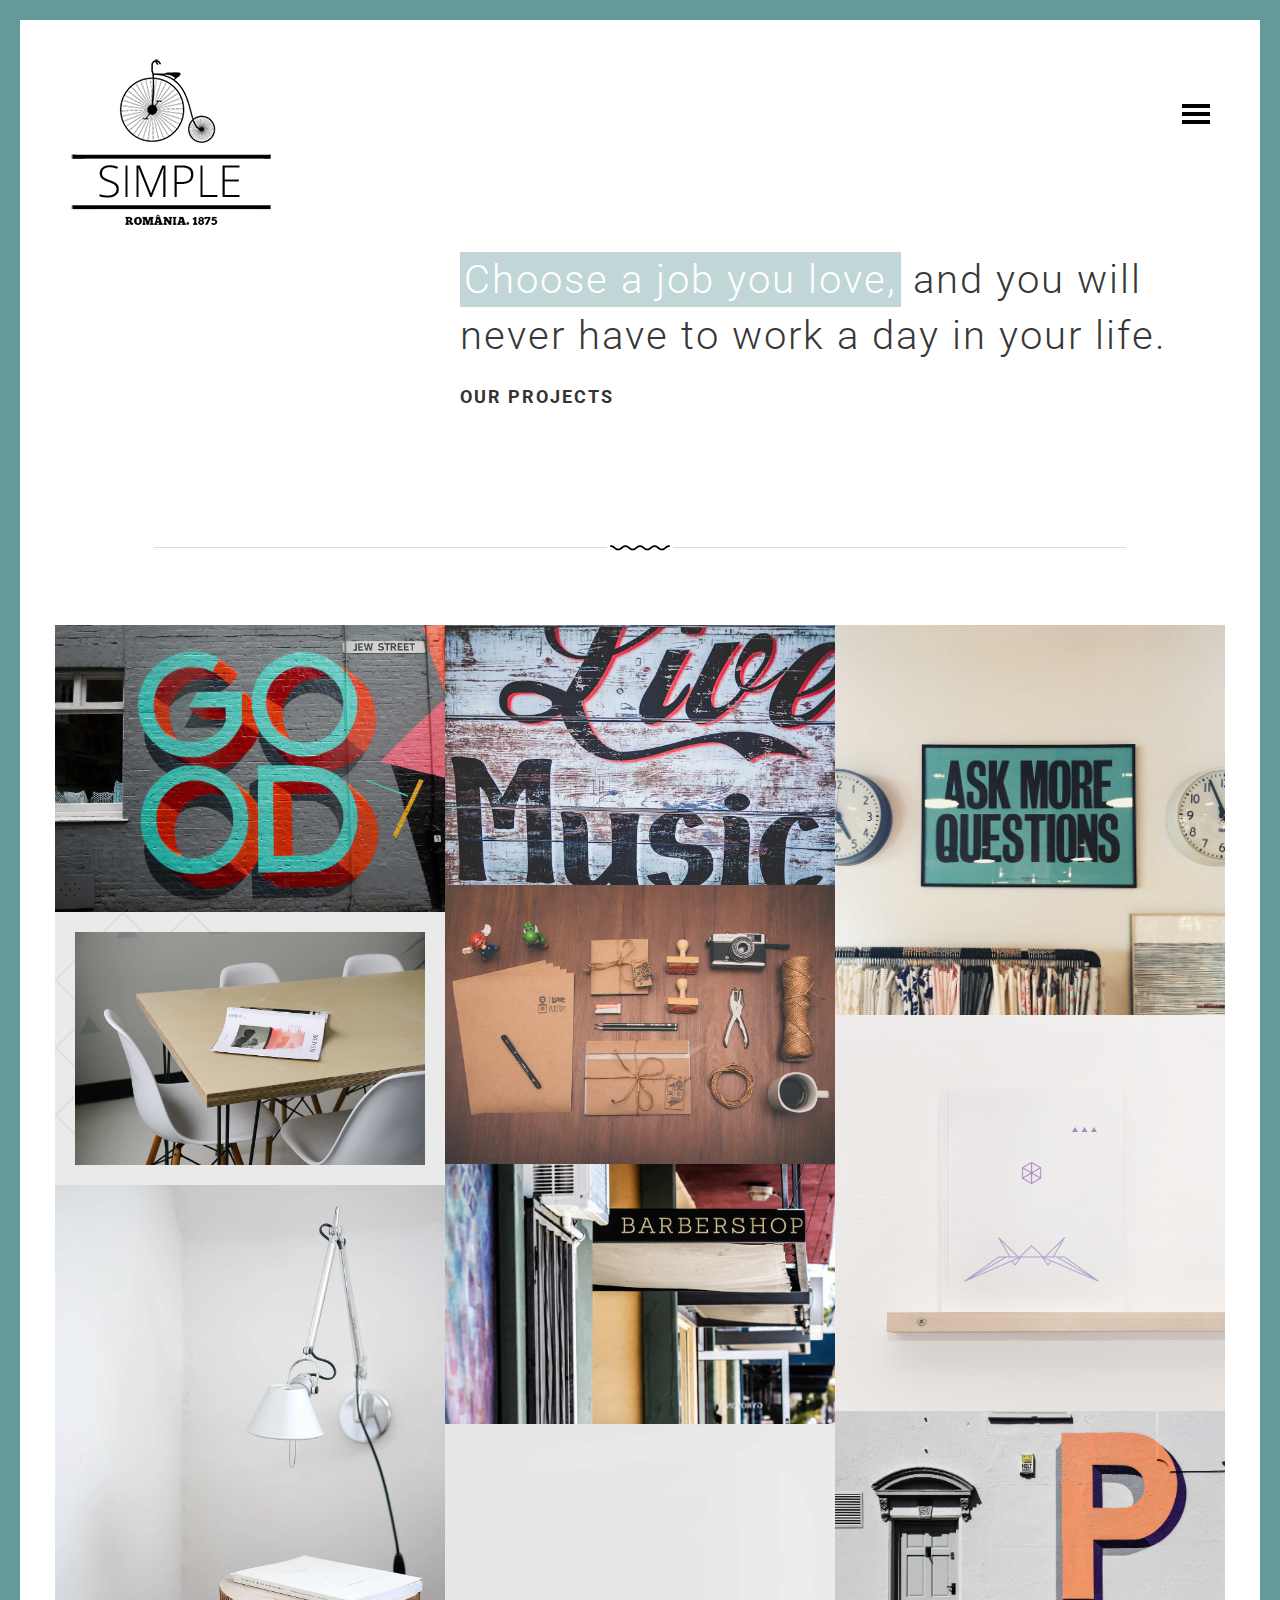
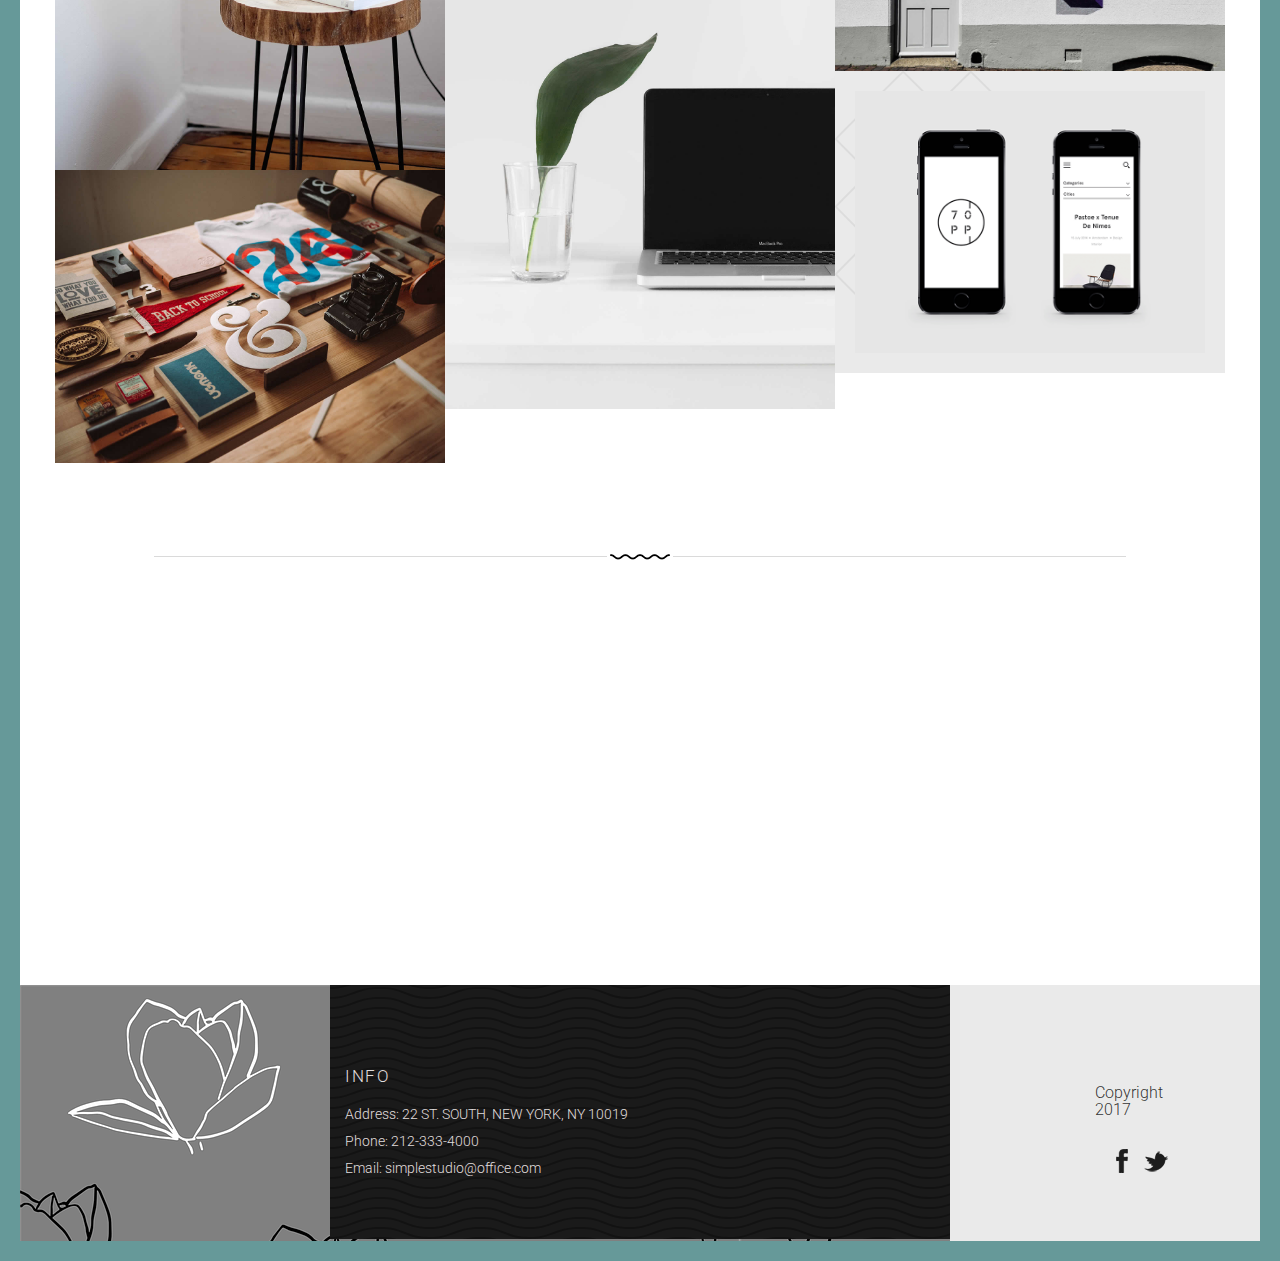
<file: projects.html>
<!DOCTYPE html>
<html>
	<head>
	<meta charset="utf-8">
	<title>Simple design studio - Projects</title>
	<meta name="viewport" content="width=device-width, initial-scale=1">
    
	<!-- Bootstrap  -->
	<link rel="stylesheet" href="css/bootstrap.min.css">
	<!-- Main css  -->
	<link rel="stylesheet" href="css/style.css">
	<!-- Animate.css -->
	<link rel="stylesheet" href="css/animate.css">
    <!-- Gallery -->
    <link rel="stylesheet" href="css/touchTouch.css">
    <!-- Google fonts -->
    <link href='https://fonts.googleapis.com/css?family=Roboto:400,100,300,700' rel="stylesheet">

	</head>
	<body>

 	<!-- Navigation -->
    <nav class="navbar navbar-custom navbar-static-top" role="navigation">
                <div class="container">
                    <div class="navbar-header pull-left">
                        <a href="" class="navbar-brand">
                            <span class="brand-logo"><img src="images/logo.png" alt=""/></span>
                        </a>
                    </div>
                    <div class="main-nav pull-right">
                        <div class="button_container toggle">
                            <span class="top"></span>
                            <span class="middle"></span>
                            <span class="bottom"></span>
                        </div>
                    </div>
                    <div class="overlay" id="overlay">
                        <nav class="overlay-menu">
                            <ul>
                                <li><a href="index.html">Home</a></li>
                                <li><a href="studio.html">Studio</a></li>
                                <li><a href="projects.html">Projects</a></li>
                                <li><a href="project-description.html">Project description</a></li>
                                <li><a href="contact.html">Contact us</a></li>
                            </ul>
                        </nav>
                    </div>
                </div><!-- /container -->
    </nav>
    <!-- /Navigation -->


    <!-- Intro -->
	<div id="inner-section">
			<div class="container">
				<div class="row">
					<div class="col-md-8 pull-right wow fadeInUp animated">
						<h1 class="inner-heading"><span>Choose a job you love,</span> and you will never have to work a day in your life.
                         </h1>
						<div class="text-inner">OUR PROJECTS</div>
					</div>
				</div>
			</div>
	</div>
    <!-- /Intro -->
    
       
    <div class="container">
           <div class="row">
             <div class="line-symbol"></div>
           </div>
     </div>
     
        
     <!-- Masonry -->
     <div class="container grid">
         <div class="row">
         
             <div id="photos"> 
                  <div class="thumbs">
                   <figure class="effect-julia">
                       <a href="images/image1.jpg">
						<img src="images/image1.jpg" alt="img21"/>
						<figcaption>
							<div>
								<p>TRES SIMPLE </p>
								<p>BRAND + PRINT</p>
							</div>
						</figcaption>	
                        </a>		
					</figure>
                  </div>
                  <div class="thumbs">
                     <div class="block-project">
                    <figure class="effect-julia">
                       <a href="images/image2.jpg">
						<img src="images/image2.jpg" alt="img21"/>
						<figcaption>
							<div>
								<p>SIMPLES</p>
								<p>BRAND + PRINT + WEB</p>
							</div>
						</figcaption>	
                        </a>		
					</figure>
                    </div>
                  </div>
                  <div class="thumbs">
                    <figure class="effect-julia">
                       <a href="images/image3.jpg">
						<img src="images/image3.jpg" alt="img21"/>
						<figcaption>
							<div>
								<p>MINIMALISM</p>
								<p>BRAND + VIDEO</p>
							</div>
						</figcaption>
                        </a>	
					</figure>
                  </div>
                 <div class="thumbs"> 
                     <figure class="effect-julia">
                       <a href="images/image4.jpg">
						<img src="images/image4.jpg" alt="img21"/>
						<figcaption>
							<div>
								<p>SIMPLE </p>
								<p>BRAND + WEB</p>
							</div>
						</figcaption>	
                        </a>		
					</figure>
                  </div>
                  <div class="thumbs">
                     <figure class="effect-julia">
                       <a href="images/image5.jpg">
						<img src="images/image5.jpg" alt="img21"/>
						<figcaption>
							<div>
								<p>SIMPLE DECOR</p>
								<p>BRAND + VIDEO</p>
							</div>
						</figcaption>	
                        </a>		
					</figure>
                  </div>
                  
                  <div class="thumbs">
                    <figure class="effect-julia">
                       <a href="images/image6.jpg">
						<img src="images/image6.jpg" alt="img21"/>
						<figcaption>
							<div>
								<p>SIMPLE STYLE</p>
								<p>BRAND + PRINT + WEB</p>
							</div>
						</figcaption>	
                        </a>		
					</figure>
                  </div>
                    <div class="thumbs">
                    <figure class="effect-julia">
                       <a href="images/image9.jpg">
						<img src="images/image9.jpg" alt="img21"/>
						<figcaption>
							<div>
								<p>SIMPLE STYLE</p>
								<p>BRAND + PRINT + WEB</p>
							</div>
						</figcaption>	
                        </a>		
					</figure>
                  </div>
                  <div class="thumbs">
                    <figure class="effect-julia">
                       <a href="images/photo6.jpg">
						<img src="images/photo6.jpg" alt="img21"/>
						<figcaption>
							<div>
								<p>HEY SIMPLE </p>
								<p>BRAND + PRINT + WEB</p>
							</div>
						</figcaption>	
                        </a>		
					</figure>
                  </div>
                  <div class="thumbs">
                      <figure class="effect-julia">
                       <a href="images/photo7.jpg">
						<img src="images/photo7.jpg" alt="img21"/>
						<figcaption>
							<div>
								<p>HELLO SIMPLE </p>
								<p>BRAND + PRINT + WEB</p>
							</div>
						</figcaption>	
                        </a>		
					</figure>
                  </div>
                   <div class="thumbs">
                    <figure class="effect-julia">
                       <a href="images/photo1.gif">
						<img src="images/photo1.gif" alt="img21"/>
						<figcaption>
							<div>
								<p>SIMPLES</p>
								<p>BRAND + PRINT + WEB</p>
							</div>
						</figcaption>	
                        </a>		
					</figure>
                  </div>
                  <div class="thumbs">
                    <figure class="effect-julia">
                       <a href="images/image8.jpg">
						<img src="images/image8.jpg" alt="img21"/>
						<figcaption>
							<div>
								<p>SIMPLES</p>
								<p>BRAND + PRINT + WEB</p>
							</div>
						</figcaption>	
                        </a>		
					</figure>
                  </div>
                  <div class="thumbs">
                  <div class="block-project">
                    <figure class="effect-julia">
                       <a href="images/photo2.gif">
						<img src="images/photo2.gif" alt="img21"/>
						<figcaption>
							<div>
								<p>SIMPLES</p>
								<p>BRAND + PRINT + WEB</p>
							</div>
						</figcaption>	
                        </a>		
					</figure>
                    </div>
                  </div>
             
             </div> <!-- /Masonry -->
         </div><!-- /row -->
     </div><!-- /container -->
     
     
     <!-- Line -->
     <div class="container">
           <div class="row">
             <div class="line-symbol1"></div>
           </div>
     </div>
     

     <!-- Testimonials text-->
	 <div class="inner-projects">
			<div class="container">
				<div class="row">
					<div class="col-md-8 pull-right wow fadeInUp animated">
						<h1 class="inner-projects-heading"><span>Beauty of style and harmony and grace</span> and good rhythm depend on simplicity. </h1>
						<div class="text-inner-projects">- Plato</div>
                        
					</div>
				</div>
			</div>
	 </div>
     <!-- /Testimonials text -->

    
     <!-- Footer-->
     <footer>
      <div class="container">
        <div class="row">
          <div class="col-md-3 col-sm-3">
          </div>
          <div class="col-md-6 col-sm6 section-bg-color">
            <div class="row">
              <div class="col-sm-9">
                <h2>INFO</h2>
                <p>Address: 22 ST. SOUTH, NEW YORK, NY 10019</p>
                <p>Phone: 212-333-4000</p>
                <p>Email: simplestudio@office.com</p>
              </div><!-- /col-sm-9 -->
            </div><!--/row-->
          </div><!-- /col-sm-6 -->
          <div class="col-md-3 col-sm-3 section-bg-color1">
            <div class="row">
              <div class="col-sm-9">
              <h3>Copyright 2017</h3>
              <p class="pull-right"><a href=""><img src="images/twitter.png" alt=""/></a></p>
              <p class="pull-right icons-f"><a href=""><img src="images/facebook.png" alt=""/></a></p>
              </div><!-- /col-sm-9 -->
            </div><!--/row-->
          </div><!-- /col-sm-3 -->
        </div><!-- /row -->
      </div><!-- /container -->
    </footer><!-- /footer -->   
     
	 <!-- jQuery Version 1.11.0 -->
     <script src="js/jquery-1.11.0.js"></script>
     <!-- Boostrap JS -->
	 <script src="js/bootstrap.min.js"></script>
     <!-- Masonry JavaScript -->
     <script src="js/masonry.js"></script>
     <!-- Nav JS -->
	 <script src="js/nav.js"></script>
     <!-- Gallery JavaScript -->
	 <script src="js/touchTouch.jquery.js"></script>
	 <script src="js/script.js"></script>
     <!-- Smooth scroll JS -->
     <script src="js/smoothscroll.js"></script>
     <!-- Wow JavaScript -->
     <script src="js/wow.js"></script>
    
     <script>
     new WOW().init();
     </script>

	</body>
</html>
</file>
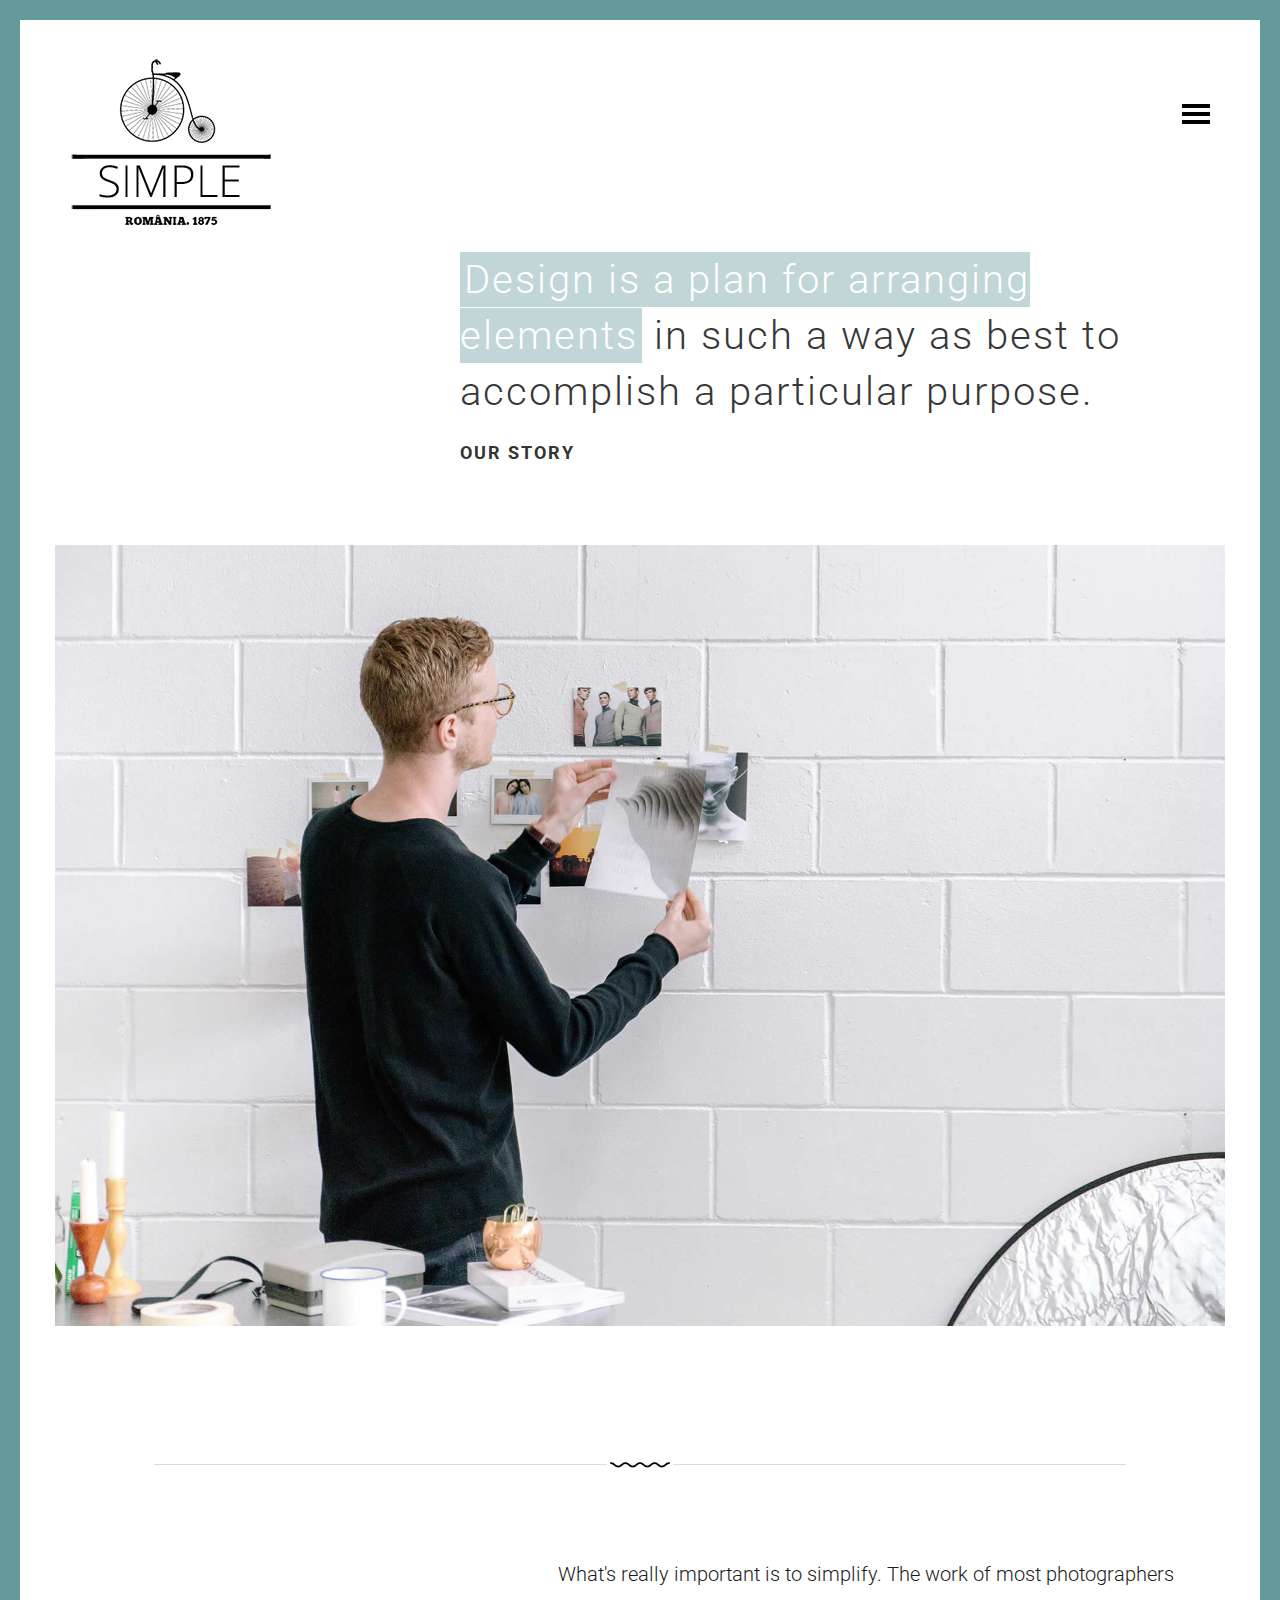
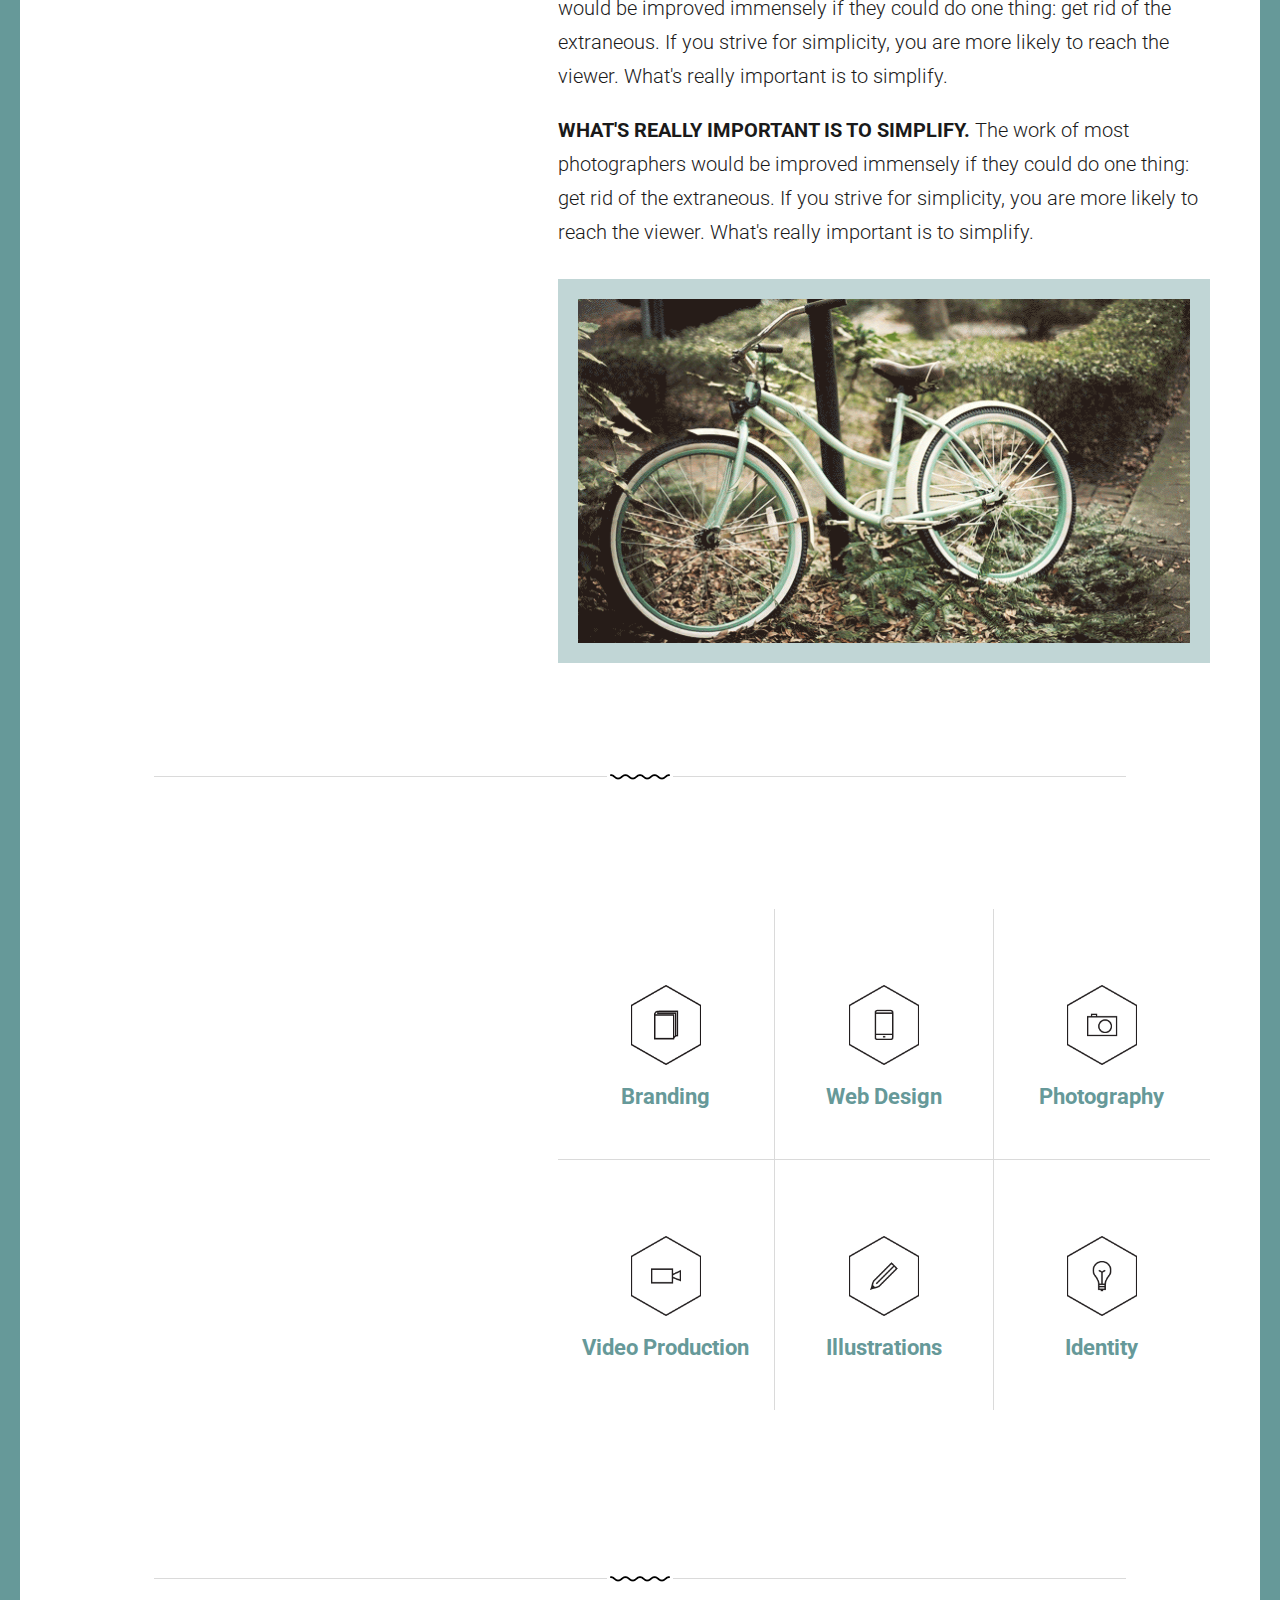
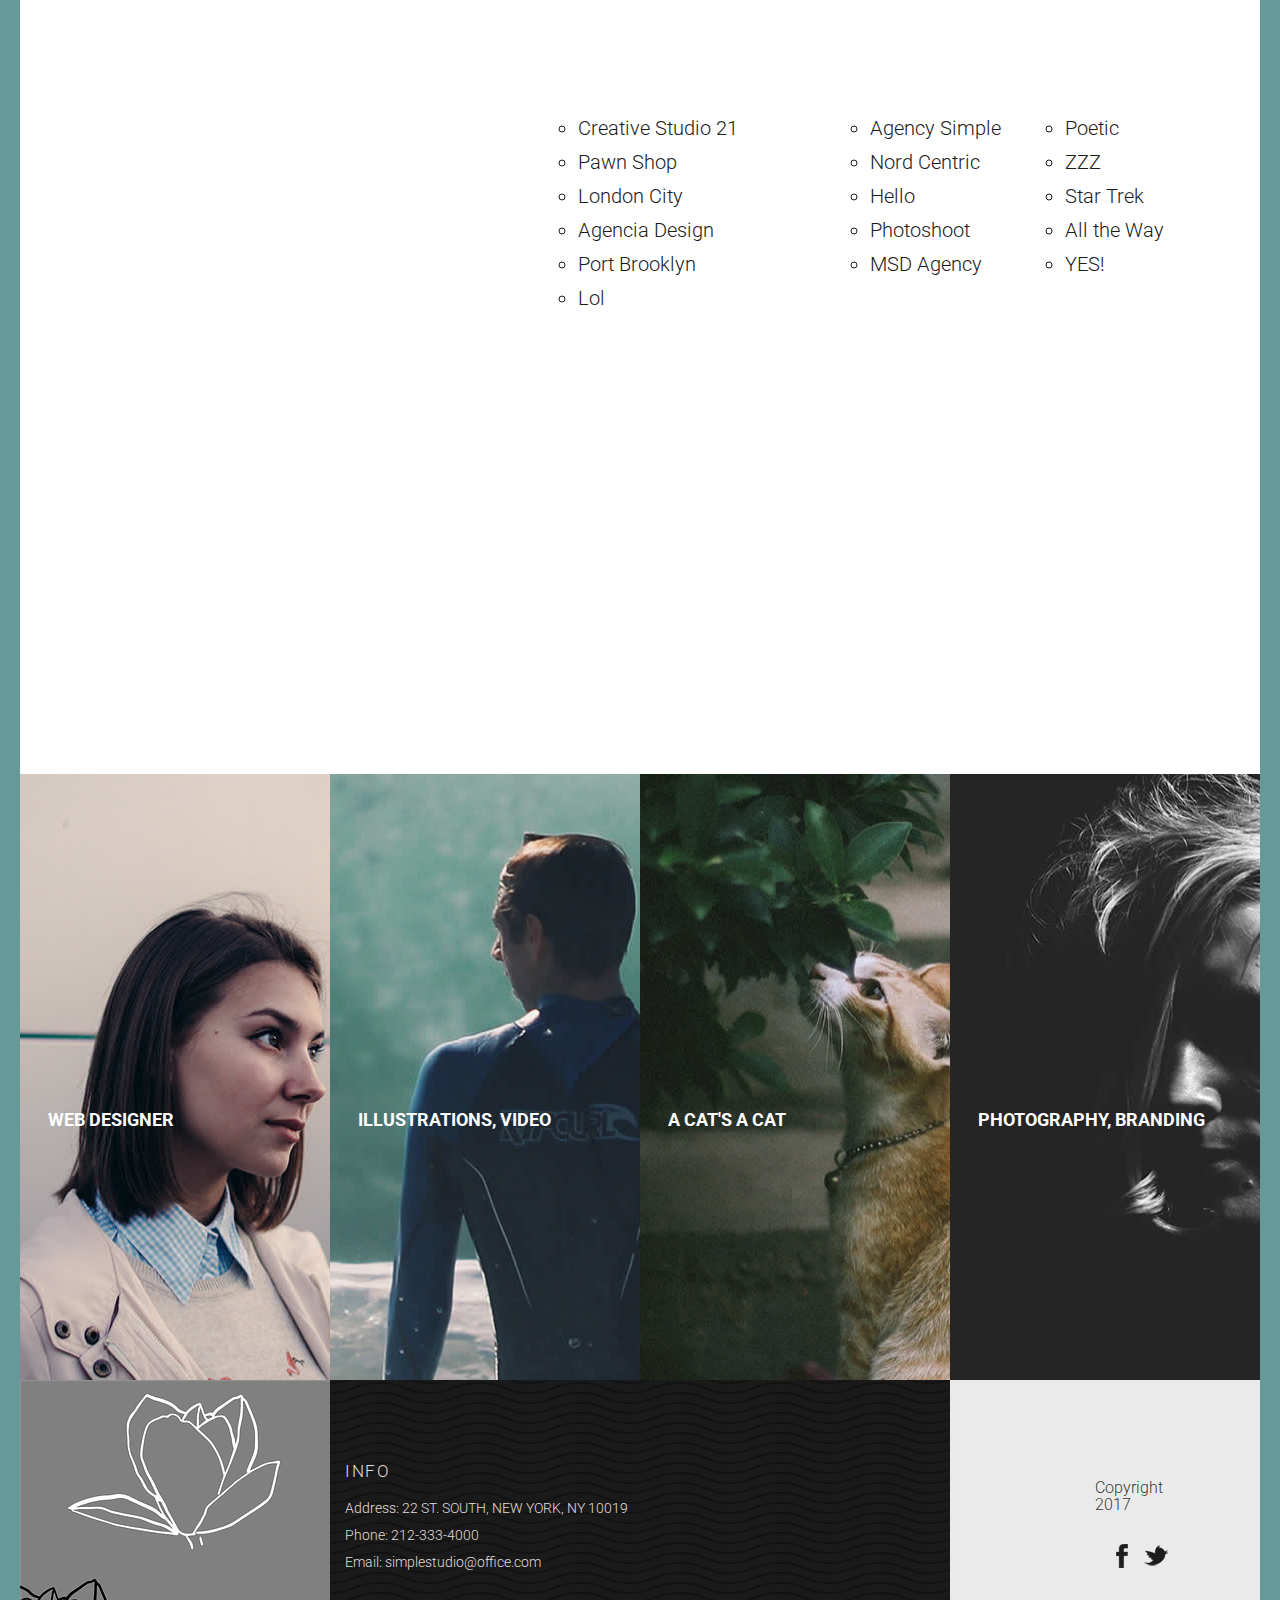
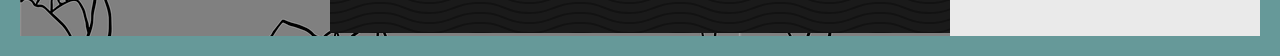
<file: studio.html>
<!DOCTYPE html>
<html>
	<head>
	<meta charset="utf-8">
	<title>Simple design studio - Studio</title>
	<meta name="viewport" content="width=device-width, initial-scale=1">
    
	<!-- Bootstrap  -->
	<link rel="stylesheet" href="css/bootstrap.min.css">
	<!-- Main css  -->
	<link rel="stylesheet" href="css/style.css">
	<!-- Animate.css -->
	<link rel="stylesheet" href="css/animate.css">
    <!-- Google fonts -->
    <link href='https://fonts.googleapis.com/css?family=Roboto:400,100,300,700' rel='stylesheet'>

	</head>
	<body>

 	<!-- Navigation -->
    <nav class="navbar navbar-custom navbar-static-top" role="navigation">
                <div class="container">
                    <div class="navbar-header pull-left">
                        <a href="" class="navbar-brand">
                            <span class="brand-logo"><img src="images/logo.png" alt=""/></span>
                        </a>
                    </div>
                    <div class="main-nav pull-right">
                        <div class="button_container toggle">
                            <span class="top"></span>
                            <span class="middle"></span>
                            <span class="bottom"></span>
                        </div>
                    </div>
                    <div class="overlay" id="overlay">
                        <nav class="overlay-menu">
                            <ul>
                                <li><a href="index.html">Home</a></li>
                                <li><a href="studio.html">Studio</a></li>
                                <li><a href="projects.html">Projects</a></li>
                                <li><a href="project-description.html">Project description</a></li>
                                <li><a href="contact.html">Contact us</a></li>
                            </ul>
                        </nav>
                    </div>
                </div><!-- /container -->
    </nav>
    <!-- /Navigation -->


    <!-- Intro -->
	<div id="inner-section">
			<div class="container">
				<div class="row">
					<div class="col-md-8 pull-right wow fadeInUp animated">
						<h1 class="inner-heading"><span>Design is a plan for arranging elements</span> in such a way as best to accomplish a particular                         purpose.</h1>
						<div class="text-inner wow fadeInUp animated">OUR STORY</div>
                        
					</div>
				</div>
			</div>
	</div>
    <!-- /Intro -->
    
        
    <!-- About Banner -->
    <div class="container">
         <div class="row">
           <div class="banner">
             <img src="images/banner-about.jpg" alt=""/>
             </div>
            </div>        
     </div>
     <!-- /About Banner -->

       
     <div class="container">
           <div class="row">
             <div class="line-symbol"></div>
           </div>
     </div>
     
     <!-- Studio -->
     <div class="container">
        <div class="row">
          <div class="col-md-5 col-sm-5 studio-margin wow fadeInUp animated">
            <h2 class="studio-heading">STUDIO
            <span>about us</span>
            <img src="images/hand.png" alt=""/>
            </h2>
          </div>
          <div class="col-md-7 col-sm-7 studio-margin">
            <p class="text-studio"> What's really important is to simplify. The work of most photographers would be improved immensely if they could do one thing: get rid of the extraneous. If you strive for simplicity, you are more likely to reach the viewer. What's really important is to simplify. 
            </p> 
 <p class="text-studio"><span class="text-bold">What's really important is to simplify.</span> The work of most photographers would be improved immensely if they could do one thing: get rid of the extraneous. If you strive for simplicity, you are more likely to reach the viewer. What's really important is to simplify. 
</p> 
             <img src="images/photo-s.gif" alt="img" class="img-studio"/> 
          </div>
        </div>
     </div>
     
      <div class="container">
           <div class="row">
             <div class="line-symbol2"></div>
           </div>
     </div>
     
     
     <!-- Studio -->
     <div class="container studio-margin">
        <div class="row">
          <div class="col-md-5 col-sm-5 studio-margin wow fadeInUp animated">
            <h2 class="studio-heading">WHAT WE DO
             <span>what we love</span>
              <img src="images/japanese.png" alt=""/>
            </h2>
          </div>
         <div class="col-md-7 col-sm-7 grid-serv cs-style-3">
						<div class="col-md-4 col-sm-4 speciality-grid grid1">
							<figure>
								<div class="speciality-info">
									<img src="images/book.png" alt="Couture">
									<h3>Branding</h3>
								</div>
								<div class="speciality-hover">
								</div>
							</figure>
						</div>
						<div class="col-md-4 col-sm-4 speciality-grid grid2">
							<figure>
								<div class="speciality-info">
									<img src="images/web.png" alt="Couture">
									<h3>Web design</h3>
								</div>
							</figure>
						</div>
						<div class="col-md-4 col-sm-4 speciality-grid grid3">
							<figure>
								<div class="speciality-info">
									<img src="images/photo-c.png" alt="Couture">
									<h3>Photography</h3>
								</div>
							</figure>
						</div>
						<div class="col-md-4 col-sm-4 speciality-grid grid4">
							<figure>
								<div class="speciality-info">
									<img src="images/video.png" alt="Couture">
									<h3>Video production</h3>
								</div>
							</figure>
						</div>
						<div class="col-md-4 col-sm-4 speciality-grid grid5">
							<figure>
								<div class="speciality-info">
									<img src="images/illustrations.png" alt="Couture">
									<h3>Illustrations</h3>
								</div>
							</figure>
						</div>
						<div class="col-md-4 col-sm-4 speciality-grid grid6">
							<figure>
								<div class="speciality-info">
									<img src="images/id.png" alt="Couture">
									<h3>Identity</h3>
								</div>
							</figure>
						</div>
						<div class="clearfix"></div>
					</div>
					<div class="clearfix"></div>

				</div>
				<!-- /Services -->

     </div>
     <!-- /Studio -->
     
     <div class="container">
           <div class="row">
             <div class="line-symbol2"></div>
           </div>
     </div>
     
      <!-- Studio -->
     <div class="container studio-margin">
        <div class="row">
          <div class="col-md-5 col-sm-5 studio-margin wow fadeInUp animated">
            <h2 class="studio-heading">WHO WE WORK WITH
            <span>happy clients</span>
            </h2>
          </div>
          <div class="col-md-3 col-sm-3 studio-margin">
            <div class="text-studio">
            <ul class="list-group">
            <li>Creative Studio 21</li>
            <li>Pawn Shop </li>
             <li>London City</li>
            <li>Agencia Design</li>
            <li>Port Brooklyn</li>
            <li>Lol</li>
            </ul>
            </div>
          </div>
           <div class="col-md-2 col-sm-2 studio-margin">
            <div class="text-studio">
            <ul class="list-group">
            <li>Agency Simple</li>
             <li>Nord Centric</li>
            <li>Hello</li>
            <li>Photoshoot</li>
            <li>MSD Agency</li>
            </ul>
            </div>
          </div>
           <div class="col-md-2 col-sm-2 studio-margin">
            <div class="text-studio">
            <ul class="list-group">
            <li>Poetic</li>
             <li>ZZZ</li>
            <li>Star Trek</li>
            <li>All the Way</li>
            <li>YES!</li>
            </ul>
            </div>
          </div>
       </div>
     </div>
     <!-- /Studio -->
     
    <!-- Team text-->
	<div class="inner-team">
			<div class="container">
				<div class="row">
					<div class="col-md-8 pull-right wow fadeInUp animated">
						<h1 class="inner-heading-team"><span>Individual commitment </span> to a group effort - that is what makes a team work, a company work, a society work, a civilization work. </h1>
						<div class="text-inner-team">OUR TEAM</div>
                        
					</div>
				</div>
			</div>
	</div>
    <!-- /Team text -->
     
     
     <!-- Team section -->
     <div class="container-fluid">
      <div class="row">
        <div class="designer"> 
		   <div class="designer-top">
				<h4 class="wow fadeIn">Jane doe</h4>
				<span>web designer</span>
				<p class="wow fadeIn">What's really important is to simplify. The work of most photographers would be improved immensely if they could do one thing: get rid of the extraneous. </p>
					
			</div>
			<div class="designer-top designer-in">
				<h4 class="wow fadeIn">John Doe</h4>
				<span>illustrations, video</span>
				<p class="wow fadeIn">What's really important is to simplify. The work of most photographers would be improved immensely if they could do one thing: get rid of the extraneous.</p>
			</div>
			<div class="designer-top designer-in-top">
				<h4 class="wow fadeIn">Our cat GARFILD</h4>
				<span>A cat's a cat</span>
				<p class="wow fadeIn">What's really important is to simplify. The work of most photographers would be improved immensely if they could do one thing: get rid of the extraneous.</p>
			</div>
			<div class="designer-top designer-in-on">
				<h4 class="wow fadeIn">John Doe</h4>
				<span>photography, branding</span>
				<p class="wow fadeIn">What's really important is to simplify. The work of most photographers would be improved immensely if they could do one thing: get rid of the extraneous. </p>
			</div>
	    </div><!-- /designers -->
      </div><!-- /row -->
     </div><!-- /container -->
     
 
     <!-- Footer -->
     <footer>
      <div class="container">
        <div class="row">
          <div class="col-md-3 col-sm-3">
          </div>
          <div class="col-md-6 col-sm6 section-bg-color">
            <div class="row">
              <div class="col-sm-9">
                <h2>INFO</h2>
                <p>Address: 22 ST. SOUTH, NEW YORK, NY 10019</p>
                <p>Phone: 212-333-4000</p>
                <p>Email: simplestudio@office.com</p>
              </div><!-- /col-sm-9 -->
            </div><!--/row-->
          </div><!-- /col-sm-6 -->
          <div class="col-md-3 col-sm-3 section-bg-color1">
            <div class="row">
              <div class="col-sm-9">
              <h3>Copyright 2017</h3>
              <p class="pull-right"><a href=""><img src="images/twitter.png" alt=""/></a></p>
              <p class="pull-right icons-f"><a href=""><img src="images/facebook.png" alt=""/></a></p>
              </div><!-- /col-sm-9 -->
            </div><!--/row-->
          </div><!-- /col-sm-3 -->
        </div><!-- /row -->
      </div><!-- /container -->
    </footer><!-- /footer -->   
     
	<!-- jQuery Version 1.11.0 -->
    <script src="js/jquery-1.11.0.js"></script>
    <!-- Boostrap JS -->
	<script src="js/bootstrap.min.js"></script>
    <!-- Nav JS -->
	<script src="js/nav.js"></script>
     <!-- Smooth scroll JS -->
     <script src="js/smoothscroll.js"></script>
     <!-- Wow JavaScript -->
     <script src="js/wow.js"></script>
    
     <script>
     new WOW().init();
     </script>


	</body>
</html>
</file>
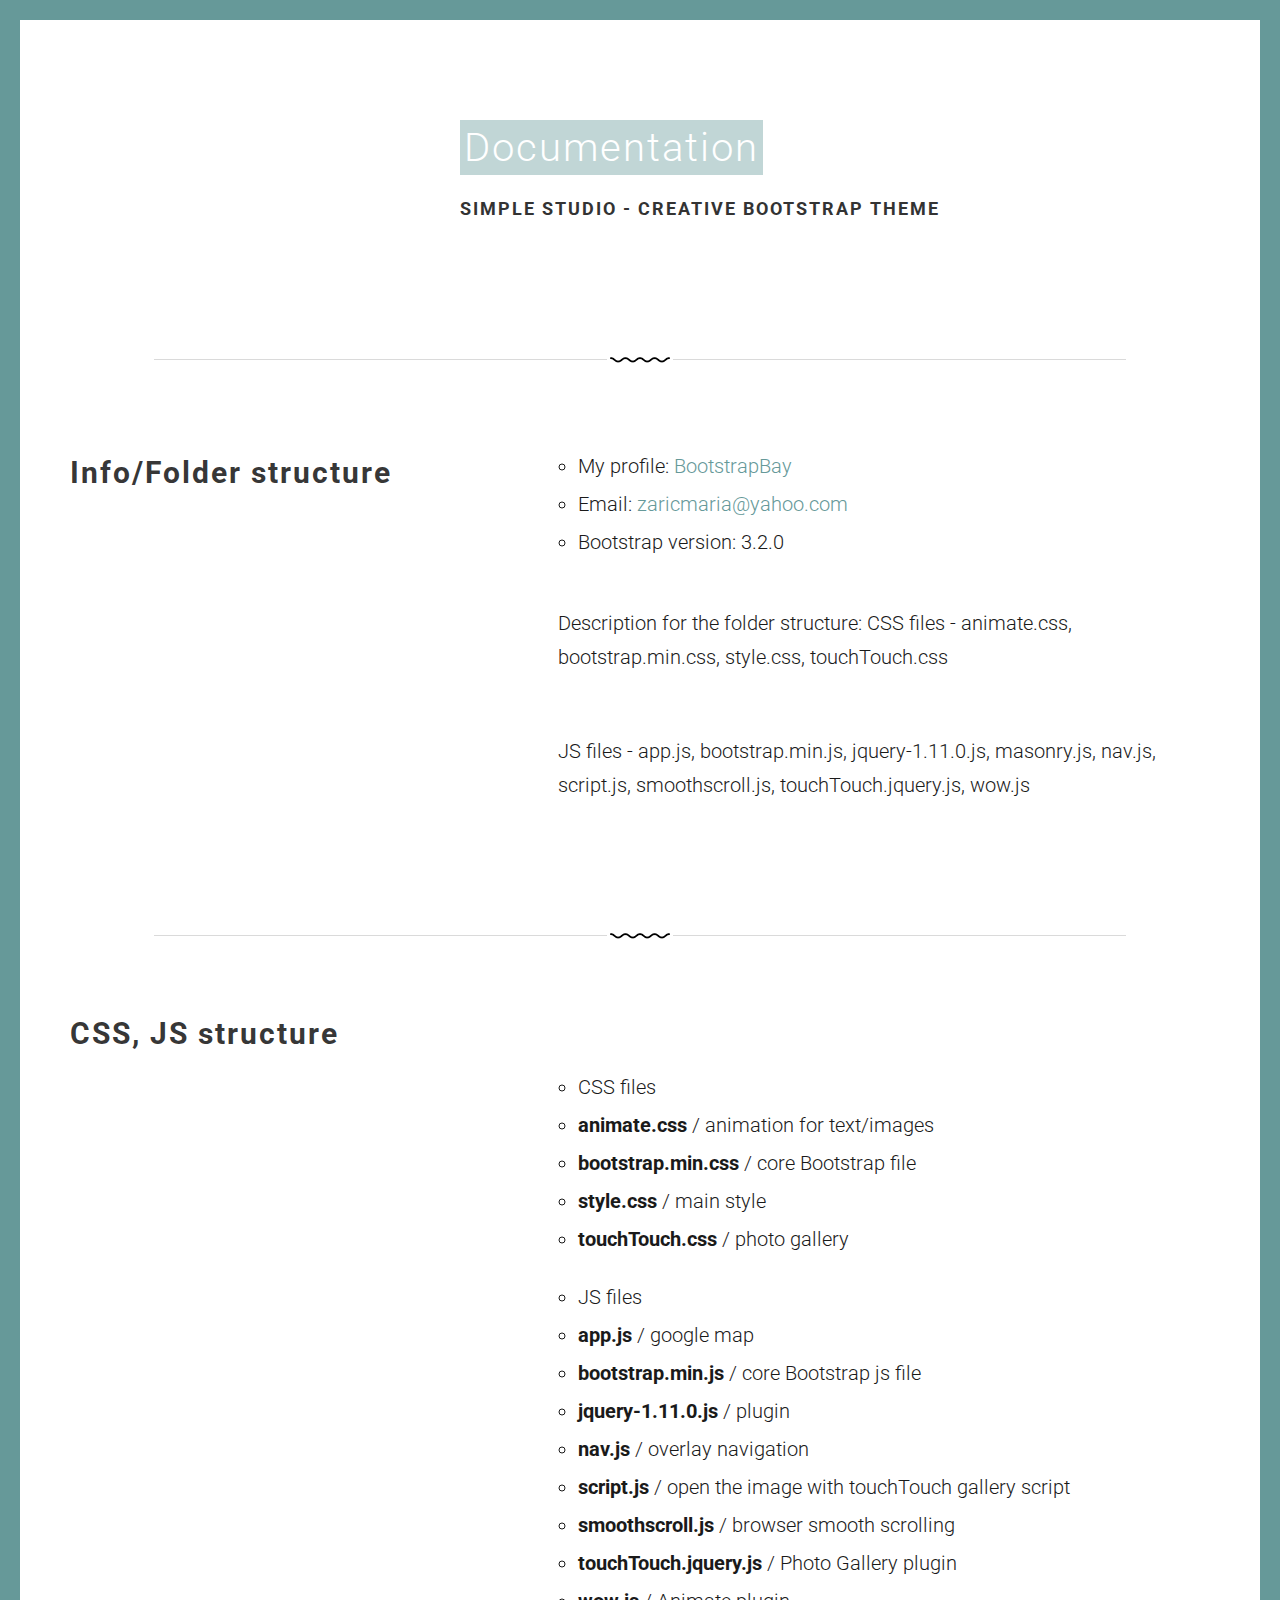
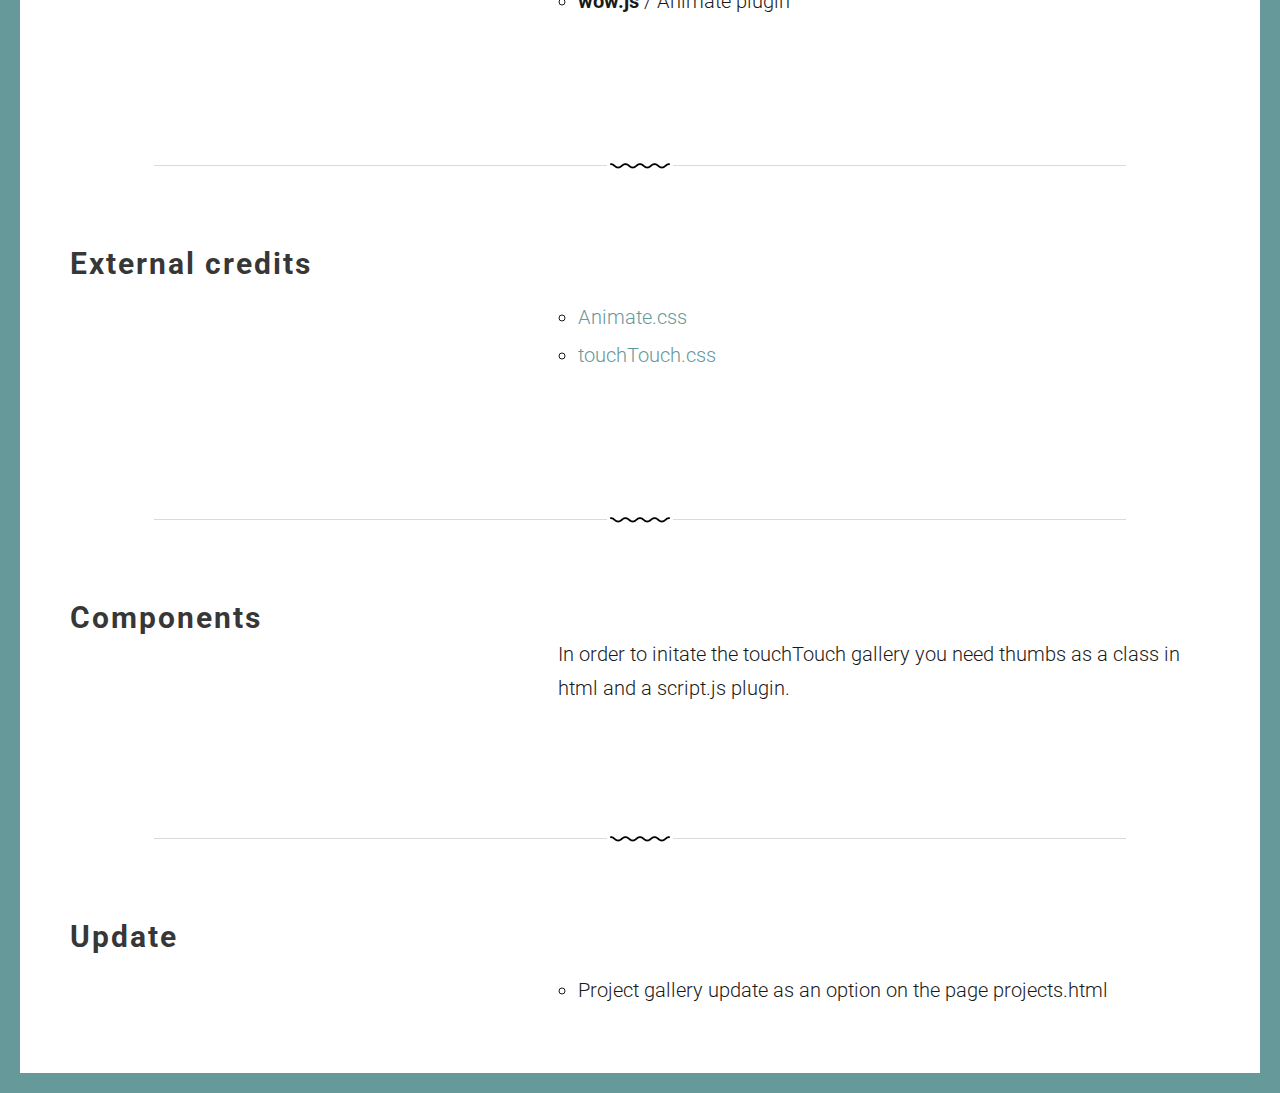
<file: documentation/documentation.html>
<!DOCTYPE html>
<html>
	<head>
	<meta charset="utf-8">
	<title>Simple design studio - Documentation</title>
	<meta name="viewport" content="width=device-width, initial-scale=1">
    
    <!-- Bootstrap  -->
	<link rel="stylesheet" href="../css/bootstrap.min.css">
	<!-- Main css  -->
	<link rel="stylesheet" href="../css/style.css">
	
    <!-- Google fonts -->
    <link href='https://fonts.googleapis.com/css?family=Roboto:400,100,300,700' rel='stylesheet'>

	</head>
	<body>


    <!-- Intro -->
	<div id="inner-section">
			<div class="container">
				<div class="row">
					<div class="col-md-8 pull-right wow fadeInUp animated">
						<h1 class="inner-heading"><span>Documentation</span>
                         </h1>
						<div class="text-inner wow fadeInUp animated">Simple Studio - Creative Bootstrap Theme</div>
					</div>
				</div>
			</div>
	</div>
    <!-- /Intro -->
    

       
     <div class="container">
           <div class="row">
             <div class="line-symbol"></div>
           </div>
     </div>
     
     
     <!-- INFO -->
     <div class="container">
        <div class="row">
          <div class="col-md-5 col-sm-5 studio-margin wow fadeInUp animated">
            <h2 class="projectd-heading">Info/Folder structure
            </h2>
          </div>
          <div class="col-md-7 col-sm-7 projectd-margin">
            <ul class="list-doc">
              <li>My profile: <a href="http://bootstrapbay.com/user/marija">BootstrapBay</a></li>
              <li>Email: <a href="">zaricmaria@yahoo.com</a></li>
              <li>Bootstrap version: 3.2.0</li>
           </ul>
             <p class="text-projectd">Description for the folder structure: CSS files - animate.css, bootstrap.min.css, style.css, touchTouch.css </p>
              <p class="text-projectd">JS files - app.js, bootstrap.min.js, jquery-1.11.0.js, masonry.js, nav.js, script.js, smoothscroll.js, touchTouch.jquery.js, wow.js </p>

          </div>
        </div>
     </div>
     
     <div class="container">
           <div class="row">
             <div class="line-symbol2"></div>
           </div>
     </div>
     
     
     <!-- CSS, JS FILES -->
     <div class="container">
        <div class="row">
          <div class="col-md-5 col-sm-5 projectd-margin wow fadeInUp animated">
            <h2 class="projectd-heading">CSS, JS structure
            </h2>
          </div>
          <div class="col-md-7 col-sm-7 projectd-margin">
           <p class="text-projectd">            
           <ul class="list-doc">
              <li>CSS files</li>
              <li><strong>animate.css</strong> / animation for text/images</li>
              <li><strong>bootstrap.min.css</strong> / core Bootstrap file</li>
              <li><strong>style.css</strong> / main style</li>
              <li><strong>touchTouch.css</strong> / photo gallery</li>
           </ul>
           <ul class="list-doc">
              <li>JS files</li>
              <li><strong>app.js</strong> / google map</li>
              <li><strong>bootstrap.min.js</strong> / core Bootstrap js file</li>
              <li><strong>jquery-1.11.0.js</strong> / plugin</li>
              <li><strong>nav.js </strong>/ overlay navigation</li>
              <li><strong>script.js </strong> / open the image with touchTouch gallery script </li>
              <li><strong>smoothscroll.js </strong> / browser smooth scrolling  </li>
              <li><strong>touchTouch.jquery.js </strong>/ Photo Gallery plugin  </li>
              <li><strong>wow.js </strong> / Animate plugin  </li>
           </ul>
           </p> 
          </div>
        </div>
     </div>
     
     <div class="container">
           <div class="row">
             <div class="line-symbol2"></div>
           </div>
     </div>
     
     
     <!-- LINKS -->
     <div class="container">
        <div class="row">
          <div class="col-md-5 col-sm-5 projectd-margin wow fadeInUp animated">
            <h2 class="projectd-heading">External credits
            </h2>
          </div>
          <div class="col-md-7 col-sm-7 projectd-margin">
           <p class="text-projectd">            
           <ul class="list-doc">
               <li><a href="https://daneden.github.io/animate.css/">Animate.css</a></li>
               <li><a href="http://demo.tutorialzine.com/2012/04/mobile-touch-gallery/">touchTouch.css</a></li>
           </ul>
           </p>
          </div>
        </div>
     </div>
    
     <div class="container">
           <div class="row">
             <div class="line-symbol2"></div>
           </div>
     </div>
     
       <!-- COMPONENTS USE -->
     <div class="container">
        <div class="row">
          <div class="col-md-5 col-sm-5 projectd-margin wow fadeInUp animated">
            <h2 class="projectd-heading">Components
            </h2>
          </div>
          <div class="col-md-7 col-sm-7 projectd-margin">
           <p class="text-projectd">            
           In order to initate the touchTouch gallery you need thumbs as a class in html and a script.js plugin.
           </p>
          </div>
        </div>
     </div>
     
     <div class="container">
           <div class="row">
             <div class="line-symbol2"></div>
           </div>
     </div>
     
     <!-- UPDATES -->
     <div class="container">
        <div class="row">
          <div class="col-md-5 col-sm-5 projectd-margin wow fadeInUp animated">
            <h2 class="projectd-heading">Update
            </h2>
          </div>
          <div class="col-md-7 col-sm-7 projectd-margin">
           <p class="text-projectd">            
           <ul class="list-doc">
             <li>Project gallery update as an option on the page projects.html </li>
           </ul>
           </p>
          </div>
        </div>
     </div>
     

     
     
     <br/><br/>
         
     
	 <!-- jQuery Version 1.11.0 -->
     <script src="../js/jquery-1.11.0.js"></script>
     <!-- Boostrap JS -->
	 <script src="../js/bootstrap.min.js"></script>


	</body>
</html>
</file>
<file: assets/css/style.css>
/*
 * Girly by FreeHTML5.co
 * Twitter: https://twitter.com/fh5co
 * Facebook: https://fb.com/fh5co
 * URL: https://freehtml5.co
 */
* {
  margin: 0;
  padding: 0; }

/* Colors */
/* fonts variable */
@font-face {
  font-family: "Oswald-Bold";
  src: url(../fonts/Oswald-Bold.ttf); }

@font-face {
  font-family: "PT-Sans-Bold";
  src: url(../fonts/PT_Sans-Web-Bold.ttf); }

@font-face {
  font-family: "PT-Sans-Regular";
  src: url(../fonts/PT_Sans-Web-Regular.ttf); }

@font-face {
  font-family: "PT-Sans-Italic";
  src: url(../fonts/PT_Sans-Web-Italic.ttf); }

body {
  font-size: 16px;
  font-family: "PT-Sans-Regular"; }

h1, h2, h3, h4, h5, h6 {
  font-family: "PT-Sans-Bold"; }

h2 {
  font-size: 25px;
  text-transform: uppercase; }
  @media (max-width: 600px) {
    h2 {
      font-size: 18px; } }

.maine-menu {
  position: absolute;
  top: 20px; }
  .maine-menu .navbar-nav li .nav-link {
    font-family: "PT-Sans-Bold";
    font-size: 16px;
    text-transform: uppercase;
    padding: 15px 25px;
    color: #fff; }
  .maine-menu .navbar-nav li.active a, .maine-menu .navbar-nav li:hover a, .maine-menu .navbar-nav li:visited a {
    color: #e90e65; }
  .maine-menu .bar1, .maine-menu .bar2, .maine-menu .bar3 {
    width: 25px;
    height: 2px;
    background-color: rgb(255, 255, 255);
    margin: 5px 0;
    transition: 0.4s;
    display: block;
    position: relative; }
  .maine-menu .change .bar1 {
    -webkit-transform: rotate(-42deg) translate(-2px, 6px);
    transform: rotate(-42deg) translate(-2px, 6px); }
  .maine-menu .change .bar2 {
    opacity: 0; }
  .maine-menu .change .bar3 {
    -webkit-transform: rotate(46deg) translate(-4px, -8px);
    transform: rotate(46deg) translate(-4px, -8px); }
  @media (max-width: 991px) {
    .maine-menu .navbar-nav {
      float: right; }
      .maine-menu .navbar-nav li .nav-link {
        font-family: "PT-Sans-Bold";
        font-size: 16px;
        text-transform: uppercase;
        padding: 7px 10px;
        color: #fff; }
    .maine-menu .collapse.show {
      background: rgba(0, 0, 0, 0.5); } }

.card {
  border: none;
  background: none;
  border-radius: 0; }
  .card img {
    border-radius: 0; }

.fh5co-home-banner {
  padding: 0; }
  .fh5co-home-banner .card {
    border: none; }
  .fh5co-home-banner h2 {
    font-size: 52px;
    color: #fff;
    text-transform: uppercase;
    max-width: 730px;
    margin: 0 auto; }
  .fh5co-home-banner a {
    text-transform: uppercase;
    color: #fff;
    width: 198px;
    border-radius: 40px;
    margin-top: 50px;
    padding: 13px 0; }
    .fh5co-home-banner a svg {
      position: absolute;
      left: 0;
      right: 0;
      margin: 0 auto;
      margin-top: -13px; }
  .fh5co-home-banner .center-text {
    text-align: center;
    position: relative;
    top: 35%; }
  .fh5co-home-banner .card-img-overlay {
    background: -webkit-linear-gradient(rgba(0, 0, 0, 0.4), rgba(0, 0, 0, 0.5), rgba(0, 0, 0, 0.8), black);
    background: -moz-linear-gradient(rgba(0, 0, 0, 0.4), rgba(0, 0, 0, 0.5), rgba(0, 0, 0, 0.8), black);
    background: -o-linear-gradient(rgba(0, 0, 0, 0.4), rgba(0, 0, 0, 0.5), rgba(0, 0, 0, 0.8), black);
    background: -linear-gradient(rgba(0, 0, 0, 0.4), rgba(0, 0, 0, 0.5), rgba(0, 0, 0, 0.8), black); }
  @media (max-width: 991px) {
    .fh5co-home-banner h2 {
      font-size: 30px;
      max-width: 460px; }
    .fh5co-home-banner .center-text {
      top: 30%; } }
  @media (max-width: 700px) {
    .fh5co-home-banner a {
      width: 140px;
      padding: 4px 0; }
      .fh5co-home-banner a svg {
        height: 35px;
        margin-top: -5px;
        width: 140px; } }
  @media (max-width: 600px) {
    .fh5co-home-banner a {
      margin-top: 20px; }
    .fh5co-home-banner h2 {
      font-size: 18px;
      max-width: 260px; }
    .fh5co-home-banner .center-text {
      top: 30%; } }

.fh5co-two-img .card-img-overlay {
  background: -webkit-linear-gradient(rgba(0, 0, 0, 0.2), rgba(0, 0, 0, 0.5), rgba(0, 0, 0, 0.8), black);
  background: -moz-linear-gradient(rgba(0, 0, 0, 0.2), rgba(0, 0, 0, 0.5), rgba(0, 0, 0, 0.8), black);
  background: -o-linear-gradient(rgba(0, 0, 0, 0.2), rgba(0, 0, 0, 0.5), rgba(0, 0, 0, 0.8), black);
  background: -linear-gradient(rgba(0, 0, 0, 0.2), rgba(0, 0, 0, 0.5), rgba(0, 0, 0, 0.8), black); }

.contact-pop {
  margin-top: -300px; }
  .contact-pop .card-img-overlay {
    background: -webkit-linear-gradient(rgba(0, 0, 0, 0.2), rgba(0, 0, 0, 0.6));
    background: -moz-linear-gradient(rgba(0, 0, 0, 0.2), rgba(0, 0, 0, 0.6));
    background: -o-linear-gradient(rgba(0, 0, 0, 0.2), rgba(0, 0, 0, 0.6));
    background: -linear-linear-gradient(rgba(0, 0, 0, 0.2), rgba(0, 0, 0, 0.6));
    border-radius: 15px 0 0 15px; }
  .contact-pop .row {
    max-width: 918px;
    margin: 0 auto; }
  .contact-pop img {
    border-radius: 15px 0 0 15px; }
  .contact-pop .content {
    padding: 45px 20px 20px 40px;
    height: 100%;
    background: #fff;
    border-radius: 0 15px 15px 0; }
    .contact-pop .content h3 {
      color: #3d383a;
      font-size: 30px;
      text-transform: uppercase;
      margin-bottom: 10px; }
    .contact-pop .content h4 {
      color: #978b91;
      font-size: 18px;
      font-family: "PT-Sans-Regular"; }
    .contact-pop .content p {
      color: #584f53; }
    .contact-pop .content hr {
      background-color: #e90e65;
      width: 50px;
      height: 5px;
      border: none;
      margin-left: 0; }
    .contact-pop .content a {
      background-color: #e90e65;
      width: 158px;
      border-radius: 40px;
      color: #fefefe;
      padding: 10px 0;
      margin-top: 20px; }
    @media (max-width: 991px) {
      .contact-pop .content {
        padding: 20px 20px 20px 25px; }
        .contact-pop .content h3 {
          font-size: 24px; }
        .contact-pop .content h4 {
          font-size: 16px; }
        .contact-pop .content p {
          font-size: 14px; }
        .contact-pop .content a {
          width: 120px;
          padding: 5px 0; }
        .contact-pop .content hr {
          margin: 10px 0; } }
  @media (max-width: 991px) {
    .contact-pop {
      margin-top: -250px; } }
  @media (max-width: 767px) {
    .contact-pop {
      margin-top: 0; }
      .contact-pop .col-md-6 {
        padding: 0; }
      .contact-pop img {
        border-radius: 15px 15px 0 0; }
      .contact-pop .card-img-overlay {
        border-radius: 15px 15px 0 0; }
      .contact-pop .content {
        border-radius: 0 0 15px 15px; } }

.owl-carousel, .owl-carousel .owl-item {
  -webkit-tap-highlight-color: transparent;
  position: relative; }

.owl-carousel {
  display: none;
  width: 100%;
  z-index: ; }

.owl-carousel .owl-stage {
  position: relative;
  -ms-touch-action: pan-Y;
  touch-action: manipulation;
  -moz-backface-visibility: hidden; }

.owl-carousel .owl-stage:after {
  content: ".";
  display: block;
  clear: both;
  visibility: hidden;
  line-height: 0;
  height: 0; }

.owl-carousel .owl-stage-outer {
  position: relative;
  overflow: hidden;
  -webkit-transform: translate3d(0, 0, 0); }

.owl-carousel .owl-item, .owl-carousel .owl-wrapper {
  -webkit-backface-visibility: hidden;
  -moz-backface-visibility: hidden;
  -ms-backface-visibility: hidden;
  -webkit-transform: translate3d(0, 0, 0);
  -moz-transform: translate3d(0, 0, 0);
  -ms-transform: translate3d(0, 0, 0); }

.owl-carousel .owl-item {
  min-height: 1px;
  float: left;
  -webkit-backface-visibility: hidden;
  -webkit-touch-callout: none; }

.owl-carousel .owl-item img {
  display: block;
  width: 100%; }

.owl-carousel .owl-dots.disabled, .owl-carousel .owl-nav.disabled {
  display: none; }

.no-js .owl-carousel, .owl-carousel.owl-loaded {
  display: block; }

.owl-carousel .owl-dot, .owl-carousel .owl-nav .owl-next, .owl-carousel .owl-nav .owl-prev {
  cursor: pointer;
  -webkit-user-select: none;
  -khtml-user-select: none;
  -moz-user-select: none;
  -ms-user-select: none;
  user-select: none; }

.owl-carousel .owl-nav button.owl-next, .owl-carousel .owl-nav button.owl-prev, .owl-carousel button.owl-dot {
  background: 0 0;
  color: inherit;
  border: none;
  padding: 0 !important;
  font: inherit; }

.owl-carousel.owl-loading {
  opacity: 0;
  display: block; }

.owl-carousel.owl-hidden {
  opacity: 0; }

.owl-carousel.owl-refresh .owl-item {
  visibility: hidden; }

.owl-carousel.owl-drag .owl-item {
  -ms-touch-action: pan-y;
  touch-action: pan-y;
  -webkit-user-select: none;
  -moz-user-select: none;
  -ms-user-select: none;
  user-select: none; }

.owl-carousel.owl-grab {
  cursor: move;
  cursor: grab; }

.owl-carousel.owl-rtl {
  direction: rtl; }

.owl-carousel.owl-rtl .owl-item {
  float: right; }

.owl-carousel .animated {
  animation-duration: 1s;
  animation-fill-mode: both; }

.owl-carousel .owl-animated-in {
  z-index: 0; }

.owl-carousel .owl-animated-out {
  z-index: 1; }

.owl-carousel .fadeOut {
  animation-name: fadeOut; }

@keyframes fadeOut {
  0% {
    opacity: 1; }
  100% {
    opacity: 0; } }

.owl-height {
  transition: height .5s ease-in-out; }

.owl-carousel .owl-item .owl-lazy {
  opacity: 0;
  transition: opacity .4s ease; }

.owl-carousel .owl-item .owl-lazy:not([src]), .owl-carousel .owl-item .owl-lazy[src^=""] {
  max-height: 0; }

.owl-carousel .owl-item img.owl-lazy {
  transform-style: preserve-3d; }

.owl-carousel .owl-video-wrapper {
  position: relative;
  height: 100%;
  background: #000; }

.owl-carousel .owl-video-play-icon {
  position: absolute;
  height: 80px;
  width: 80px;
  left: 50%;
  top: 50%;
  margin-left: -40px;
  margin-top: -40px;
  background: url(owl.video.play.png) no-repeat;
  cursor: pointer;
  z-index: 1;
  -webkit-backface-visibility: hidden;
  transition: transform .1s ease; }

.owl-carousel .owl-video-play-icon:hover {
  -ms-transform: scale(1.3, 1.3);
  transform: scale(1.3, 1.3); }

.owl-carousel .owl-video-playing .owl-video-play-icon, .owl-carousel .owl-video-playing .owl-video-tn {
  display: none; }

.owl-carousel .owl-video-tn {
  opacity: 0;
  height: 100%;
  background-position: center center;
  background-repeat: no-repeat;
  background-size: contain;
  transition: opacity .4s ease; }

.owl-carousel .owl-video-frame {
  position: relative;
  z-index: 1;
  height: 100%;
  width: 100%; }

.fh5co-recent-work {
  background: #e90e65;
  padding: 100px 0; }
  @media (max-width: 767px) {
    .fh5co-recent-work {
      padding-bottom: 0; } }

.recent {
  margin-top: 200px; }
  .recent h2 {
    color: #fff; }
  .recent .owl-carousel .owl-stage-outer {
    padding-top: 30px;
    padding-bottom: 50px; }
  .recent .owl-carousel .owl-nav {
    display: block;
    position: absolute;
    top: -30px;
    right: 0;
    color: #fff; }
    .recent .owl-carousel .owl-nav .owl-prev, .recent .owl-carousel .owl-nav .owl-next {
      height: 23px;
      width: 23px;
      text-align: center;
      padding: 0;
      border: 1px solid #fff;
      border-radius: 50%;
      margin: 0 2px; }
      .recent .owl-carousel .owl-nav .owl-prev:hover, .recent .owl-carousel .owl-nav .owl-next:hover {
        background: #fff;
        color: #e90e65; }
      .recent .owl-carousel .owl-nav .owl-prev span, .recent .owl-carousel .owl-nav .owl-next span {
        position: relative;
        display: block;
        top: -2px; }
    .recent .owl-carousel .owl-nav button {
      outline: none; }
  .recent .card {
    border-radius: 15px;
    margin-bottom: 30px;
    transition: all 0.3s;
    -webkit-transition: all 0.3s;
    -moz-transition: all 0.3s; }
    .recent .card .card-img {
      border-radius: 15px; }
    .recent .card h5 {
      font-size: 20px;
      color: #fff;
      margin-bottom: 5px; }
    .recent .card p {
      font-size: 14px;
      color: #e90e65; }
    .recent .card.active, .recent .card:hover {
      transform: scale(1.05, 1.1);
      -webkit-transform: scale(1.05, 1.1);
      -ms-transform: scale(1.05, 1.1);
      -moz-transform: scale(1.05, 1.1);
      box-shadow: 0px 20px 32px 0px rgba(0, 0, 0, 0.25); }
      .recent .card.active .card-img-overlay, .recent .card:hover .card-img-overlay {
        background: -webkit-linear-gradient(rgba(0, 0, 0, 0.3), rgba(233, 14, 101, 0.95)); /*safari&chrome*/
        background: -moz-linear-gradient(rgba(0, 0, 0, 0.3), rgba(233, 14, 101, 0.95)); /*firefox*/
        background: linear-gradient(rgba(0, 0, 0, 0.3), rgba(14, 182, 233, 0.596));
        background: -ms-linear-gradient(rgba(0, 0, 0, 0.3), rgba(233, 14, 101, 0.95)); } /*IE*/
      .recent .card.active p, .recent .card:hover p {
        color: #e587ac; }
  .recent .card-img-overlay {
    border-radius: 15px;
    background: -webkit-linear-gradient(rgba(0, 0, 0, 0.3), rgba(0, 0, 0, 0.85));
    background: -moz-linear-gradient(rgba(0, 0, 0, 0.3), rgba(0, 0, 0, 0.85));
    background: linear-gradient(rgba(0, 0, 0, 0.3), rgba(0, 0, 0, 0.85));
    background: -ms-linear-gradient(rgba(0, 0, 0, 0.3), rgba(0, 0, 0, 0.85));
    background: -o-linear-gradient(rgba(0, 0, 0, 0.3), rgba(0, 0, 0, 0.85)); }
  .recent .heart {
    width: auto !important; }
  .recent .bottom-text {
    position: absolute;
    bottom: 30px; }
  @media (max-width: 767px) {
    .recent {
      margin-top: 100px; } }

.fh5co-portfolio {
  background-color: #f2d5d7;
  background-image: url(../img/camera-bg.jpg);
  background-position: right bottom;
  background-repeat: no-repeat;
  padding: 100px 0;
  margin-top: 0; }
  .fh5co-portfolio h2 {
    color: #584f53;
    margin-bottom: 20px; }
  .fh5co-portfolio .card {
    margin-bottom: 0; }
    .fh5co-portfolio .card.active, .fh5co-portfolio .card:hover {
      transform: none;
      box-shadow: none; }
  .fh5co-portfolio .bottom-text {
    bottom: 15px; }
  .fh5co-portfolio .bx {
    float: left;
    padding: 7px; }
  @media (max-width: 1199px) {
    .fh5co-portfolio .bx-1, .fh5co-portfolio .bx-4 {
      width: 32.5%; }
    .fh5co-portfolio .bx-2 {
      width: 41%; }
    .fh5co-portfolio .bx-3 {
      width: 26.5%; }
    .fh5co-portfolio .bx-middle {
      width: 67.5%; }
    .fh5co-portfolio .bx-5, .fh5co-portfolio .bx-8 {
      width: 39%; }
    .fh5co-portfolio .bx-6, .fh5co-portfolio .bx-7 {
      width: 61%; } }
  @media (max-width: 991px) {
    .fh5co-portfolio h5 {
      font-size: 16px !important; } }
  @media (max-width: 767px) {
    .fh5co-portfolio h5 {
      font-size: 14px !important; } }
  @media (max-width: 576px) {
    .fh5co-portfolio h5 {
      font-size: 16px !important; }
    .fh5co-portfolio .bx {
      width: auto !important;
      display: inline-block;
      float: none;
      margin: 3px auto; }
    .fh5co-portfolio .bx-middle {
      text-align: center !important; }
      .fh5co-portfolio .bx-middle .heart {
        float: left !important; } }

.activity {
  background: #f3e7e8;
  padding-bottom: 50px; }
  .activity .recent {
    margin-top: 0; }
  .activity h2 {
    color: #584f53; }
  .activity .owl-carousel .owl-nav .owl-prev, .activity .owl-carousel .owl-nav .owl-next {
    color: #212020;
    border-color: #212020; }
    .activity .owl-carousel .owl-nav .owl-prev:hover, .activity .owl-carousel .owl-nav .owl-next:hover {
      background: #212020;
      color: #fff; }
  .activity .card {
    margin-bottom: 0;
    box-shadow: 0px 10px 21px 0px rgba(0, 0, 0, 0.2); }
    .activity .card .card-img-overlay {
      background: -webkit-linear-gradient(rgba(0, 0, 0, 0), rgba(0, 0, 0, 0.6));
      background: -moz-linear-gradient(rgba(0, 0, 0, 0), rgba(0, 0, 0, 0.6));
      background: linear-gradient(rgba(0, 0, 0, 0), rgba(0, 0, 0, 0.6));
      background: -ms-linear-gradient(rgba(0, 0, 0, 0), rgba(0, 0, 0, 0.6)); }
    .activity .card.active, .activity .card:hover {
      transform: none;
      box-shadow: none; }
      .activity .card.active .card-img-overlay, .activity .card:hover .card-img-overlay {
        background: -webkit-linear-gradient(rgba(0, 0, 0, 0.3), rgba(233, 14, 101, 0.95));
        background: -moz-linear-gradient(rgba(0, 0, 0, 0.3), rgba(233, 14, 101, 0.95));
        background: linear-gradient(rgba(0, 0, 0, 0.3), rgba(233, 14, 101, 0.95));
        background: -ms-linear-gradient(rgba(0, 0, 0, 0.3), rgba(233, 14, 101, 0.95)); }
      .activity .card.active p, .activity .card:hover p {
        color: #e587ac; }
    .activity .card h5 {
      font-size: 22px; }
    .activity .card:hover a {
      display: inline-block; }
  .activity .card-img-overlay {
    padding: 0 2.2rem; }
    .activity .card-img-overlay a {
      display: none;
      font-size: 20px;
      color: #fff;
      text-decoration: none;
      margin-top: 10px; }
      .activity .card-img-overlay a img {
        width: 20px;
        display: inline-block;
        color: #fff; }

.fh5co-about-me {
  padding: 0; }
  .fh5co-about-me .card-img-overlay {
    background-color: rgba(233, 14, 101, 0.902); }
  .fh5co-about-me h2 {
    text-align: center;
    color: #fff;
    margin: 70px auto; }
  .fh5co-about-me .card-img {
    min-height: 730px; }
  .fh5co-about-me .carousel-indicators {
    bottom: 100px; }
    .fh5co-about-me .carousel-indicators li {
      height: 89px;
      width: 89px;
      z-index: 55;
      text-indent: 5px;
      border: 1px solid #fafafa;
      border-style: solid;
      border-radius: 50%;
      padding: 3px;
      background: none;
      margin: 0 20px;
      position: relative;
      top: 43px;
      opacity: 0.5; }
      .fh5co-about-me .carousel-indicators li span {
        font-family: "PT-Sans-Bold";
        font-size: 18px;
        text-align: center;
        margin-top: 20px;
        display: none;
        color: #fff; }
      .fh5co-about-me .carousel-indicators li img {
        width: 100%;
        position: relative;
        left: -5px; }
      .fh5co-about-me .carousel-indicators li.active {
        height: 166px;
        width: 166px;
        opacity: 1;
        top: 0px;
        padding: 7px; }
        .fh5co-about-me .carousel-indicators li.active span {
          display: block; }
  .fh5co-about-me .carousel-caption {
    bottom: 335px; }
    .fh5co-about-me .carousel-caption p {
      max-width: 540px;
      margin: 0 auto;
      margin-top: 50px; }
  @media (max-width: 991px) {
    .fh5co-about-me .card-img {
      position: relative;
      width: 150% !important;
      margin-left: -25%;
      margin-right: -25%; } }
  @media (max-width: 720px) {
    .fh5co-about-me h2 {
      margin: 20px auto; }
    .fh5co-about-me .card-img {
      min-height: 575px; }
    .fh5co-about-me .carousel-caption {
      left: 5%;
      right: 5%;
      bottom: 270px; }
      .fh5co-about-me .carousel-caption p {
        margin-top: 20px; }
      .fh5co-about-me .carousel-caption img {
        max-width: 50px; }
    .fh5co-about-me .carousel-indicators {
      bottom: 100px;
      margin-left: 5%;
      margin-right: 5%; }
      .fh5co-about-me .carousel-indicators li {
        height: 60px;
        width: 60px;
        margin: 0 10px;
        top: 20px; }
        .fh5co-about-me .carousel-indicators li span {
          font-size: 14px; }
        .fh5co-about-me .carousel-indicators li.active {
          height: 100px;
          width: 100px; } }

.fh5co-insta-feed {
  padding: 100px 0;
  background: #f7f0f1; }
  .fh5co-insta-feed .card {
    box-shadow: none; }
    .fh5co-insta-feed .card .card-img-overlay {
      background: -webkit-linear-gradient(rgba(0, 0, 0, 0), rgba(0, 0, 0, 0.4));
      background: -moz-linear-gradient(rgba(0, 0, 0, 0), rgba(0, 0, 0, 0.4));
      background: linear-gradient(rgba(0, 0, 0, 0), rgba(0, 0, 0, 0.4));
      background: -ms-linear-gradient(rgba(0, 0, 0, 0), rgba(0, 0, 0, 0.4)); }

.twit-box {
  margin: 0 auto;
  border-radius: 15px;
  background-color: #fff;
  box-shadow: 0px 10px 10px 0px rgba(0, 0, 0, 0.2);
  width: 100%;
  max-width: 350px;
  padding: 60px 30px 30px 30px; }
  .twit-box .media-body h5 {
    font-size: 22px;
    color: #03a9f4; }
  .twit-box .media-body p {
    color: #a1a0a1; }
  .twit-box p {
    color: #666666; }
  .twit-box a {
    background-color: #03a9f4;
    border-color: #03a9f4;
    width: 120px;
    padding: 5px 0;
    border-radius: 40px; }
    .twit-box a:hover, .twit-box a:visited {
      background-color: #0286c2; }
  .twit-box::before {
    content: "";
    position: absolute;
    width: 70px;
    height: 57px;
    background: url(../img/twitter-logo.png);
    margin-left: -55px;
    top: -20px; }

.feed-caro {
  padding-top: 36px; }
  @media (max-width: 1199px) {
    .feed-caro {
      padding-top: 95px; } }

.social-links {
  margin-top: 20px; }
  .social-links ul li {
    text-align: center;
    margin: 0 10px; }
    .social-links ul li a {
      border: 1px solid #a59299;
      border-radius: 50%;
      width: 48px;
      height: 48px;
      padding: 0;
      padding-top: 10px; }
    .social-links ul li:hover a, .social-links ul li:visited a {
      background: #fff; }

footer {
  background: #e90e65; }
  footer iframe {
    height: 100%;
    width: 100%; }
  footer .contact-form {
    border-radius: 25px;
    padding: 35px;
    background-color: #fff;
    box-shadow: 0px 5px 10px 0px rgba(0, 0, 0, 0.2);
    width: 100%;
    max-width: 380px;
    margin: 117px auto; }
    footer .contact-form h3 {
      color: #e90e65;
      font-size: 20px;
      text-align: center;
      margin-bottom: 20px; }
    footer .contact-form .form-control {
      margin-bottom: 20px;
      border: none;
      background-color: #ebd8df;
      border-radius: 25px;
      font-size: 15px;
      padding: 25px 30px; }
    footer .contact-form ::-webkit-input-placeholder {
      color: #928f8f; }
    footer .contact-form textarea {
      height: 203px;
      resize: none;
      padding-top: 20px !important; }
    footer .contact-form button {
      background: #e90e65;
      width: 140px;
      padding: 13px 0;
      font-size: 15px;
      color: #fff;
      border: none;
      border-radius: 40px;
      margin: 0 auto;
      display: block;
      cursor: pointer; }
      footer .contact-form button:hover, footer .contact-form button:visited {
        background: #b90b50; }
  footer .copy {
    background: #282526;
    text-align: center; }
    footer .copy p {
      color: #fff; }
    footer .copy a {
      color: #fff;
      transition: 0.3s ease;
      text-decoration: none; }
      footer .copy a:hover {
        color: #e90e65; }
  @media (max-width: 1199px) {
    footer .contact-form {
      margin: 50px auto; } }
  @media (max-width: 767px) {
    footer .map {
      min-height: 300px; } }

@media (max-width: 767px) {
  .row {
    margin-left: 0;
    margin-right: 0; }
  .container-fluid {
    padding-left: 0;
    padding-right: 0; } }

/* Blog page style */
.fh5co-blog-content {
  background-image: url(../img/girl2.jpg);
  background-position: right bottom;
  background-repeat: no-repeat;
  background-size: cover; }

.blog-content-bckg {
  margin: 0 auto;
  padding: 70px 0;
  width: 80%;
  color: #fff; }
  @media (max-width: 992px) {
    .blog-content-bckg {
      padding: 40px 0; } }

.blog-content-inner {
  background-color: #f2d5d7;
  background-color: #e90e65;
  padding: 70px;
  border-radius: 15px; }
  .blog-content-inner .card-title {
    margin-bottom: 70px;
    font-size: 45px;
    text-align: center; }
    @media (max-width: 992px) {
      .blog-content-inner .card-title {
        margin-bottom: 40px;
        font-size: 30px; } }
    @media (max-width: 600px) {
      .blog-content-inner .card-title {
        font-size: 18px; } }
  @media (max-width: 767px) {
    .blog-content-inner {
      padding: 40px; } }
  @media (max-width: 600px) {
    .blog-content-inner {
      padding: 20px 0; } }

.single-blog {
  display: flex;
  align-items: center;
  margin-bottom: 50px; }
  .single-blog:last-child {
    margin-bottom: 0; }
  @media (max-width: 1199px) {
    .single-blog .single-blog__img {
      margin-bottom: 30px; } }
  @media (max-width: 600px) {
    .single-blog .single-blog__text {
      font-size: 14px;
      text-align: justify; } }
  @media (max-width: 1199px) {
    .single-blog {
      padding-bottom: 20px;
      border-bottom: 1px solid #fff; }
      .single-blog:last-child {
        padding-bottom: 0;
        border-bottom: none; } }
</file>
<file: css/touchTouch.css>
/* The gallery overlay */

#galleryOverlay{
	width:100%;
	height:100%;
	position:fixed;
	top:0;
	left:0;
	opacity:0;
	z-index:100000;
	background-color:#222;
	background-color:rgba(0,0,0,0.8);
	overflow:hidden;
	display:none;
	
	-moz-transition:opacity 1s ease;
	-webkit-transition:opacity 1s ease;
	transition:opacity 1s ease;
}

/* This class will trigger the animation */

#galleryOverlay.visible{
	opacity:1;
}

#gallerySlider{
	height:100%;
	
	left:0;
	top:0;
	
	width:100%;
	white-space: nowrap;
	position:absolute;
	
	-moz-transition:left 0.4s ease;
	-webkit-transition:left 0.4s ease;
	transition:left 0.4s ease;
}

#gallerySlider .placeholder{
	background: url("preloader.gif") no-repeat center center;
	height: 100%;
	line-height: 1px;
	text-align: center;
	width:100%;
	display:inline-block;
}

/* The before element moves the
 * image halfway from the top */

#gallerySlider .placeholder:before{
	content: "";
	display: inline-block;
	height: 50%;
	width: 1px;
	margin-right:-1px;
}

#gallerySlider .placeholder img{
	display: inline-block;
	max-height: 100%;
	max-width: 100%;
	vertical-align: middle;
}

#gallerySlider.rightSpring{
	-moz-animation: rightSpring 0.3s;
	-webkit-animation: rightSpring 0.3s;
}

#gallerySlider.leftSpring{
	-moz-animation: leftSpring 0.3s;
	-webkit-animation: leftSpring 0.3s;
}

/* Firefox Keyframe Animations */

@-moz-keyframes rightSpring{
	0%{		margin-left:0px;}
	50%{	margin-left:-30px;}
	100%{	margin-left:0px;}
}

@-moz-keyframes leftSpring{
	0%{		margin-left:0px;}
	50%{	margin-left:30px;}
	100%{	margin-left:0px;}
}

/* Safari and Chrome Keyframe Animations */

@-webkit-keyframes rightSpring{
	0%{		margin-left:0px;}
	50%{	margin-left:-30px;}
	100%{	margin-left:0px;}
}

@-webkit-keyframes leftSpring{
	0%{		margin-left:0px;}
	50%{	margin-left:30px;}
	100%{	margin-left:0px;}
}

/* Arrows */

#prevArrow,#nextArrow{
	border:none;
	text-decoration:none;
	background:url('../images/arrows.png') no-repeat;
	opacity:0.5;
	cursor:pointer;
	position:absolute;
	width:43px;
	height:58px;
	
	top:50%;
	margin-top:-29px;
	
	-moz-transition:opacity 0.2s ease;
	-webkit-transition:opacity 0.2s ease;
	transition:opacity 0.2s ease;
}

#prevArrow:hover, #nextArrow:hover{
	opacity:1;
}

#prevArrow{
	background-position:left top;
	left:40px;
}

#nextArrow{
	background-position:right top;
	right:40px;
}
</file>
<file: css/style.css>
/* ------------------------------------------------------------------
Theme: Simple Studio - Creative Bootstrap Theme
Author: Marija Zaric
------------------------------------------------------------------ */


/* ----------------------------------------------------
	 GLOBAL  STYLES 
------------------------------------------------------- */


body {
  font-family: "Roboto", Arial, serif;
  background: transparent;
  border: 20px #669999 solid;
  -webkit-font-smoothing: antialiased;
}

img {
  max-width: 100%;
  height: auto;		
}


a {
  color: #669999;
  -webkit-transition: 0.5s;
  -o-transition: 0.5s;
  transition: 0.5s;
}

a:hover {
  color: #A7CDCC;
  text-decoration: underline;
}

p {
  margin-bottom: 1.5em;
  font-size: 18px;
  color: #727272;
  font-weight: 300;
  font-family: "Roboto", Arial, serif;
}


h1, h2, h3, h4, h5, h6 {
  color: rgba(0, 0, 0, 0.8);
  font-family: "Roboto", Arial, serif;
  font-weight: 300;
  margin: 0 0 30px 0;
}

#home-section {
  margin-top: 100px;
  padding-bottom: 90px;
}

.home-heading {
  font-size: 40px;
  font-weight: 300;
  line-height: 1.4;
  margin-bottom: 0;
  padding-bottom: 20px;
  letter-spacing: 2px;
}

.text-home {
  font-size: 18px;
  font-weight: 700;
  line-height: 1.4;
  margin-bottom: 29px;
  padding-bottom: 20px;
  letter-spacing: 2px;
  text-transform: uppercase;
}

.home-heading span {
  background-color: #c1d6d6;
  color: white;
  padding: 4px;
}

#inner-section {
   margin-top: 100px;
   padding-bottom: 110px;
}

.inner-heading {
  font-size: 40px;
  font-weight: 300;
  line-height: 1.4;
  margin-bottom: 0;
  padding-bottom: 20px;
  letter-spacing: 2px;
}

.text-inner {
  font-size: 18px;
  font-weight: 700;
  line-height: 1.4;
  margin-bottom: 0;
  padding-bottom: 20px;
  letter-spacing: 2px;
  text-transform: uppercase;
}

.inner-heading  span {
  background-color: #c1d6d6;
  color: white;
  padding: 4px;
}

.line-symbol2 {
  padding: 0;
  border: none;
  border-top: 1px solid #DADADA;
  color: #DADADA;
  text-align: center;
  width: 83%;
  margin: 0 auto;
  background: transparent;
  margin-top: 113px;
}

.line-symbol2:after {
  content: url(../images/wave.png);
  display: inline-block;
  position: relative;
  top: -0.7em;
  font-size: 0.9em;
  padding: 0 0.25em;
  background: white;
}


.list-doc {
    padding-left: 20px;
    margin-bottom: 20px;
	list-style: circle;
}

.list-doc li {
    font-size: 20px;
    font-weight: 300;
    line-height: 1.4;
    padding-bottom: 10px;
    letter-spacing: 0;
    color: #1a1a1a;
}


/* ----------------------------------------------------
	OVERLAY MENU 
------------------------------------------------------- */


.navbar-custom {
    margin-bottom: 0;
    text-transform: none;
    font-weight: 400;
    -webkit-transition: background .5s ease-in-out;
   -moz-transition: background .5s ease-in-out;
    transition: background .5s ease-in-out;
}

.navbar-custom .navbar-brand {
    font-weight: 400;
    font-size: 25px;
    padding: 0;
    margin: 0;
}

.navbar-custom .navbar-brand span.brand-logo{
    display: inline-block;
    padding: 14px 0;
    margin: 0 16px;
}

.navbar-custom .navbar-brand:focus {
    outline: 0;
}

.navbar-custom .navbar-brand .navbar-toggle {
    padding: 2px 6px;
    color: black;
}

.navbar-custom .navbar-brand .navbar-toggle:focus,
.navbar-custom .navbar-brand .navbar-toggle:active {
    outline: 0;
}

.navbar-custom a {
    color: rgba(254,82,76, 1); 
}

.navbar-custom .nav li a {
    -webkit-transition: background .3s ease-in-out;
    -moz-transition: background .3s ease-in-out;
    transition: background .3s ease-in-out;
	
}

.navbar-custom .nav li a:hover {
    outline: 0;
    color: rgba(255, 255, 255, .8);
    background-color: transparent;
}

.navbar-custom .nav li a:focus,
.navbar-custom .nav li a:active {
    outline: 0;
    background-color: transparent;
}

.navbar-custom .nav li.active {
    outline: 0;
}

.navbar-custom .nav li.active a {
    background-color: rgba(255, 255, 255, .3);
}

.navbar-custom .nav li.active a:hover {
    color: #fff;
}


/* Custom overlay navigation
/* ---------------------------------------------- */
.button_container {
    position: relative;
    margin-top: 64px;
    height: 28px;
    width: 28px;
    cursor: pointer;
    z-index: 999;
    -webkit-transition: opacity .25s ease;
            transition: opacity .25s ease;
}

/* Animate the top hamburger bar */
.button_container.active .top {
    -webkit-transform: translateY(8px) translateX(0) rotate(45deg);
        -ms-transform: translateY(8px) translateX(0) rotate(45deg);
            transform: translateY(8px) translateX(0) rotate(45deg);
    background: black;
}

/* Set the middle hamburger bar's opacity to 0  */
.button_container.active .middle {
    opacity: 0;
    background: black;
}

/* Animate the bottom hamburger bar */
.button_container.active .bottom {
    -webkit-transform: translateY(-8px) translateX(0) rotate(-45deg);
        -ms-transform: translateY(-8px) translateX(0) rotate(-45deg);
            transform: translateY(-8px) translateX(0) rotate(-45deg);
    background:black;
}

.button_container span {
    background: black;
    border: none;
    height: 4px;
    width: 100%;
    position: absolute;
    top: 0;
    left: 0;
    -webkit-transition: all .35s ease;
    transition: all .35s ease;
    cursor: pointer;
}

.button_container span:nth-of-type(2) {
    top: 8px;
}

.button_container span:nth-of-type(3) {
    top: 16px;
}

/* The overlay */
.overlay {
    position: fixed;
    display: block; 
    background: #669999;
    top: 0;
    border: 0;
    left: 0;
    z-index: 100;
    width: 100%;
    height: 0%;
    opacity: 0;
    visibility: hidden;
    -webkit-transition: opacity .35s, visibility .35s, height .35s;
            transition: opacity .35s, visibility .35s, height .35s;
    overflow: auto;
}

.overlay.open {
    opacity: .95;
    visibility: visible;
    height: 100%;
}

.overlay.open li {
    -webkit-animation: fadeInRight .5s ease forwards;
            animation: fadeInRight .5s ease forwards;
    -webkit-animation-delay: .35s;
        animation-delay: .35s;
}

.overlay.open li:nth-of-type(1) {
    -webkit-animation-delay: .40s;
            animation-delay: .40s;
}

.overlay.open li:nth-of-type(2n) {
    -webkit-animation-delay: .50s;
            animation-delay: .50s;
}

.overlay nav {
    position: relative;
    height: 50%;
    top: 50%;
    text-transform: none;
    font-weight: 700;
    text-align: center;
    -webkit-transform: translateY(-50%);
        -ms-transform: translateY(-50%);
            transform: translateY(-50%);
}

.overlay ul {
    list-style: none;
    padding: 0;
    margin: 0 auto;
    display: inline-block;
    position: relative;
    height: 100%;
}

.overlay ul li {
    display: block;
    height: 15%;
    height: calc(100% / 8);
    min-height: 65px;
    position: relative;
    opacity: 0;
	font-size: 26px;
}

.overlay ul li a {
    display: block;
    position: relative;
    color: #fff;
    text-decoration: none;
    overflow: hidden;
}

.overlay ul li a:hover:after,
.overlay ul li a:focus:after,
.overlay ul li a:active:after {
    width: 50%;
}

/* Link underline on hover */
.overlay ul li a:after {
    content: '';
    position: absolute;
    bottom: 0;
    left: 50%;
    width: 0%;
    height: 2px;
    background: #fff;
    -webkit-transform: translateX(-50%);
        -ms-transform: translateX(-50%);
            transform: translateX(-50%);
    -webkit-transition: .15s;
            transition: .15s;
}


/* ----------------------------------------------------
	BUTTONS
------------------------------------------------------- */


.btn {
	font-size: 15px;	
	font-weight: 400;
	color: white;
	margin-top: 35px;
	border: none;
	background-color: #393b3d;	
	padding: 12px 18px;
	-webkit-transition: all .35s; 
	transition: all .35s;
    border-radius: 0;
    -webkit-border-radius: 0;
    -moz-border-radius: 0;
}

.btn:hover {
	background-color: #4c4f51;
	color: white;
}

.ghost-btn {
	background-color: transparent;
	color: white;
	border: 1px solid white;
}

.ghost-btn:hover {
	background-color: white;
	color: #393b3d;
}

.contact-btn {
	color: white;
    border: 2px solid #4c4752;
	margin-top: 25px;
	margin-bottom: 16px;
	background-color: #4c4752;
background-image: url("data:image/svg+xml,%3Csvg width='100' height='20' viewBox='0 0 100 20' xmlns='http://www.w3.org/2000/svg'%3E%3Cpath d='M21.184 20c.357-.13.72-.264 1.088-.402l1.768-.661C33.64 15.347 39.647 14 50 14c10.271 0 15.362 1.222 24.629 4.928.955.383 1.869.74 2.75 1.072h6.225c-2.51-.73-5.139-1.691-8.233-2.928C65.888 13.278 60.562 12 50 12c-10.626 0-16.855 1.397-26.66 5.063l-1.767.662c-2.475.923-4.66 1.674-6.724 2.275h6.335zm0-20C13.258 2.892 8.077 4 0 4V2c5.744 0 9.951-.574 14.85-2h6.334zM77.38 0C85.239 2.966 90.502 4 100 4V2c-6.842 0-11.386-.542-16.396-2h-6.225zM0 14c8.44 0 13.718-1.21 22.272-4.402l1.768-.661C33.64 5.347 39.647 4 50 4c10.271 0 15.362 1.222 24.629 4.928C84.112 12.722 89.438 14 100 14v-2c-10.271 0-15.362-1.222-24.629-4.928C65.888 3.278 60.562 2 50 2 39.374 2 33.145 3.397 23.34 7.063l-1.767.662C13.223 10.84 8.163 12 0 12v2z' fill='%23050506' fill-opacity='0.4' fill-rule='evenodd'/%3E%3C/svg%3E");
}

.contact-btn:hover {
	background-color: #3c3841;
	border-color: #404040;	
}


/* ----------------------------------------------------
	HOME STYLES
------------------------------------------------------- */


.banner {
	margin-top: -50px;
	padding-bottom: 130px;
}


#photos {
  /* Prevent vertical gaps */
  line-height: 0;
  -webkit-column-count: 3;
  -webkit-column-gap:   0px;
  -moz-column-count:    3;
  -moz-column-gap:      0px;
  column-count:         3;
  column-gap:           0px;  
  
}
 .block {
	background-color: #4c4752;
background-image: url("data:image/svg+xml,%3Csvg width='100' height='20' viewBox='0 0 100 20' xmlns='http://www.w3.org/2000/svg'%3E%3Cpath d='M21.184 20c.357-.13.72-.264 1.088-.402l1.768-.661C33.64 15.347 39.647 14 50 14c10.271 0 15.362 1.222 24.629 4.928.955.383 1.869.74 2.75 1.072h6.225c-2.51-.73-5.139-1.691-8.233-2.928C65.888 13.278 60.562 12 50 12c-10.626 0-16.855 1.397-26.66 5.063l-1.767.662c-2.475.923-4.66 1.674-6.724 2.275h6.335zm0-20C13.258 2.892 8.077 4 0 4V2c5.744 0 9.951-.574 14.85-2h6.334zM77.38 0C85.239 2.966 90.502 4 100 4V2c-6.842 0-11.386-.542-16.396-2h-6.225zM0 14c8.44 0 13.718-1.21 22.272-4.402l1.768-.661C33.64 5.347 39.647 4 50 4c10.271 0 15.362 1.222 24.629 4.928C84.112 12.722 89.438 14 100 14v-2c-10.271 0-15.362-1.222-24.629-4.928C65.888 3.278 60.562 2 50 2 39.374 2 33.145 3.397 23.34 7.063l-1.767.662C13.223 10.84 8.163 12 0 12v2z' fill='%23050506' fill-opacity='0.4' fill-rule='evenodd'/%3E%3C/svg%3E");
	padding: 20px;
	min-height: 300px;
	border: 2px double white;
	display: block;
    position: relative;
    -webkit-transition: all 0.35s;
    transition: all 0.35s;
    outline: 1px solid white;
    outline-offset: -18px;
}

 .block .text {
  font-size: 30px;
  text-transform: uppercase;
  color: white;
  font-weight: 300;
  margin-top: 50px;
}

 .block .text p {
  font-size: 15px;
  text-transform: uppercase;
  color: white;
  font-weight: 300;
  margin-top: 50px;
} 

 .block1 {
	background-color: #eaeaea;
	padding: 20px;
	min-height: 262px;
}

 .block1 .text {
  font-size: 19px;
  color: black;
  font-weight: 300;
  margin-top: 40px;
  line-height: 1.7;
  text-align: left;
}

.story { 
	margin-top: 30px;
	color: #669999;
	font-size: 16px;
	text-align: left;
}

.grid {
	position: relative;
	list-style: none;
	text-align: center;
	margin-top: 40px;
}


.grid figure {
	position: relative;
	overflow: hidden;
	text-align: center;
	cursor: pointer;
	line-height: 1.4;
}

.grid figure img {
	position: relative;
}

.grid figure figcaption {
	padding: 2em;
	color: #fff;
	text-transform: uppercase;
	-webkit-backface-visibility: hidden;
	backface-visibility: hidden;
}

.grid figure figcaption::before,
.grid figure figcaption::after {
	pointer-events: none;
}

.grid figure figcaption,
.grid figure figcaption > a {
	position: absolute;
	top: 0;
	left: 0;
	width: 100%;
	height: 100%;
}


.grid figure figcaption > a {
	z-index: 1000;
	text-indent: 200%;
	white-space: nowrap;
	font-size: 0;
	opacity: 0;
}

.grid figure h2 {
	word-spacing: -0.15em;
	font-weight: 400;
}

.grid figure h2 span {
	font-weight: 400;
	margin-left: 10px;
}


.grid figure p {
	letter-spacing: 1px;
	color: white;
	text-align: center;
}


figure.effect-julia {
	background: #2f3238;
}

figure.effect-julia img {
	-webkit-transition: opacity 1s, -webkit-transform 1s;
	transition: opacity 1s, transform 1s;
	-webkit-backface-visibility: hidden;
	backface-visibility: hidden;
}

figure.effect-julia figcaption {
	text-align: left;
}

figure.effect-julia h2 {
	position: relative;
	padding: 0.5em 0;
	font-size: 20px;
}

figure.effect-julia p {
	display: inline-block;
	margin: 0 0 0.25em;
	padding: 20px;
	background: rgba(255,255,255,0.9);
	color: #2f3238;
	text-transform: none;
	font-weight: 400;
	font-size: 18px;
	-webkit-transition: opacity 0.35s, -webkit-transform 0.35s;
	transition: opacity 0.35s, transform 0.35s;
	-webkit-transform: translate3d(-360px,0,0);
	transform: translate3d(-360px,0,0);
}

figure.effect-julia p:first-child {
	-webkit-transition-delay: 0.15s;
	transition-delay: 0.15s;
}

figure.effect-julia p:nth-of-type(2) {
	-webkit-transition-delay: 0.1s;
	transition-delay: 0.1s;
}

figure.effect-julia p:nth-of-type(3) {
	-webkit-transition-delay: 0.05s;
	transition-delay: 0.05s;
}

figure.effect-julia:hover p:first-child {
	-webkit-transition-delay: 0s;
	transition-delay: 0s;
}

figure.effect-julia:hover p:nth-of-type(2) {
	-webkit-transition-delay: 0.05s;
	transition-delay: 0.05s;
}

figure.effect-julia:hover p:nth-of-type(3) {
	-webkit-transition-delay: 0.1s;
	transition-delay: 0.1s;
}

figure.effect-julia:hover img {
	opacity: 0.4;
	-webkit-transform: scale3d(1.1,1.1,1);
	transform: scale3d(1.1,1.1,1);
}

figure.effect-julia:hover p {
	opacity: 1;
	-webkit-transform: translate3d(0,0,0);
	transform: translate3d(0,0,0);
}


/* ----------------------------------------------------
	MASONRY STYLES
------------------------------------------------------- */


@media (max-width: 1204px) {
  #photos {
  -moz-column-count:    3;
  -webkit-column-count: 3;
  column-count:         3;
  }
}
@media (max-width: 1000px) {
  #photos {
  -moz-column-count:    2;
  -webkit-column-count: 2;
  column-count:         2;
  }
}
@media (max-width: 800px) {
  #photos {
  -moz-column-count:    2;
  -webkit-column-count: 2;
  column-count:         2;
  }
}
@media (max-width: 400px) {
  #photos {
  -moz-column-count:    1;
  -webkit-column-count: 1;
  column-count:         1;
  }
}

.vertical-text {
	-ms-transform: rotate(90deg);
	-moz-transform: rotate(90deg);
	-webkit-transform: rotate(90deg);
	transform: rotate(90deg);
	-ms-transform-origin: left top 0;
	-moz-transform-origin: left top 0;
	-webkit-transform-origin: left top 0;
	transform-origin: left top 0;
	background: transparent;
	color: #669999;
	margin-left: 120px;
	padding: 10px;
	text-transform: uppercase;
	text-transform: 1px 1px 0px rgba(0, 0, 0, 0.5);
	float: left;
	letter-spacing: 0.2em;
	font-size: 17px;
}

.vertical-text-projects {
	-ms-transform: rotate(90deg);
	-moz-transform: rotate(90deg);
	-webkit-transform: rotate(90deg);
	transform: rotate(90deg);
	-ms-transform-origin: left top 0;
	-moz-transform-origin: left top 0;
	-webkit-transform-origin: left top 0;
	transform-origin: left top 0;
	background: transparent;
	color: #669999;
	margin-left: 120px;
	padding: 10px;
	text-transform: uppercase;
	text-transform: 1px 1px 0px rgba(0, 0, 0, 0.5);
	float: left;
	letter-spacing: 0.2em;
	font-size: 17px;
}

.line-symbol {
    padding: 0;
    border: none;
    border-top: 1px solid #DADADA;
    color: #DADADA;
    text-align: center;
	width: 83%;
	margin: 0 auto;
	background: transparent;
	margin-top: 8px;
	margin-bottom: 15px;
}

.line-symbol:after {
    content: url(../images/wave.png);
    display: inline-block;
    position: relative;
    top: -0.7em;
    font-size: 0.9em;
    padding: 0 0.25em;
    background: white;
}

.line-symbol1 {
    padding: 0;
    border: none;
    border-top: 1px solid #DADADA;
    color: #DADADA;
    text-align: center;
	width: 83%;
	margin: 0 auto;
	background: transparent;
	margin-top: 93px;
	margin-bottom: 43px;
}

.line-symbol1:after {
    content: url(../images/wave.png);
    display: inline-block;
    position: relative;
    top: -0.7em;
    font-size: 0.9em;
    padding: 0 0.25em;
    background: white;
}


#client-section {
   margin-top: 30px;
   padding-bottom: 90px;
}

.client-heading {
  font-size: 30px;
  font-weight: 300;
  line-height: 1.4;
  margin-bottom: 0;
  padding-bottom: 20px;
  letter-spacing: 2px;
}

.client-logos {
	margin-left: 20px;
}


/* ----------------------------------------------------
	STUDIO STYLES
------------------------------------------------------- */

.studio-margin {
	margin-top: 55px;
}

.studio-heading {
   font-size: 30px;
   font-weight: 700;
   line-height: 1.4;
   margin-bottom: 0;
   padding-bottom: 20px;
   letter-spacing: 2px;
}

.studio-heading span {
   font-size: 20px;
   font-weight: 300;
   line-height: 1.4;
   margin-top: 6px;
   padding-bottom: 50px;
   letter-spacing: 2px;
   display: block;
   color: #669999;
}

.text-studio {
  font-size: 20px;
  font-weight: 300;
  line-height: 1.7;
  margin-bottom: 0;
  padding-bottom: 20px;
  letter-spacing: 0;
  color: #1a1a1a;
}

.text-bold {
  font-size: 20px;
  font-weight: 700;
  line-height: 1.7;
  padding-bottom: 20px;
  letter-spacing: 0;
  color: #1a1a1a;
  text-transform: uppercase;
}

.list-group {
    padding-left: 20px;
    margin-bottom: 20px;
	list-style: circle;
}

 .img-studio {
    border: 20px #c1d6d6 solid;
    position: relative;
	margin-top: 10px;
}



/* Clients section */


.clients-heading {
	color: #ff6633;
	font-size: 22px;
	text-align: center;
	padding-bottom: 15px;
}

.clients {
	margin-top: 110px;
	padding-bottom: 15px;
}

.clients-logos {
	margin-top: -40px;
	margin-bottom: 14px;
}

.clients-a {
	margin-top: 110px;
	padding-bottom: 15px;
}

/* Team banner*/

.team-banner {
    display: table;
    width: 100%;
    height: 560px;
    color: #fff;
    background: url(../img/team-banner.jpg) no-repeat center center scroll;
    -webkit-background-size: cover;
    -moz-background-size: cover;
    background-size: cover;
    -o-background-size: cover;
}


.team {
    padding-top: 40px;
	padding-bottom: 40px;
	margin-top: 88px;
}

.team-heading {
	color: white;
	font-size: 22px;
	margin-top: 22px;
	padding-bottom: 10px;
	font-weight: 400;
	text-align: center;
	letter-spacing: 2px;
}

.bg-team {
	background-color: #ff6633;
}


/* Team section */

.designer-top {
	background: url(../images/team1.jpg) no-repeat center;
	width: 25%;
	float: left;
	min-height: 100%;
	display: inline-block;
	padding: 20em 2em 6em;
}

.designer-top h4 {
	font-size: 22px;
	color: white;
	text-transform: uppercase;
	font-weight: 400;
}

.designer-top span {
	font-size: 18px;
	color: white;
	text-transform: uppercase;
	font-weight: bold;
}

.designer-top p {
	font-size: 15px;
	color:white;
	line-height: 1.7;
	margin-top: 16px;
}

.designer-in {
	background: url(../images/team4.jpg) no-repeat left;
	text-align: left;
}

.designer-in-top {
	background: url(../images/team3.jpg) no-repeat left top;
}

.designer-in-on {
	background: url(../images/team2.jpg) no-repeat left;
	text-align: left;
}


.inner-team {
   margin-top: 40px;
   padding-bottom: 90px;
}

.inner-heading-team {
  font-size: 40px;
  font-weight: 300;
  line-height: 1.4;
  margin-bottom: 0;
  padding-bottom: 20px;
  letter-spacing: 2px;
}

.text-inner-team {
  font-size: 18px;
  font-weight: 700;
  line-height: 1.4;
  margin-bottom: 0;
  padding-bottom: 20px;
  letter-spacing: 2px;
  text-transform: uppercase;
}

.inner-heading-team  span {
  background-color: #c1d6d6;
  color: white;
  padding: 4px;
}

.spiral-image {
	margin-top: 70px;
}

/*-- Services --*/

.grid-serv {
	margin: 55px auto;
	list-style: none;
	text-align: center;
}

.speciality-grid {
	padding: 0;
	text-align: left;
}

.speciality h2 {
	color: #EF4C89;
}

.speciality h4 {
	font-size: 20px;
	text-align: left;
	line-height: 35px;
	margin-bottom: 50px;
	color: #EEE;
}

.specialities p {
	line-height: 30px;
	color: #CCC;
	margin-bottom: 25px;
}

.speciality .grid figure {
	margin: 0;
	position: relative;
}


.speciality-info:hover {
	background-color: #eaeaea;
}

.grid-serv figcaption {
	position: absolute;
	top: 0;
	left: 0;
	padding: 20px;
	color: #EEE;
	text-align: center;
}

.grid-serv figcaption h3 {
	margin: 0;
	padding: 0;
	color: #fff;
	margin-bottom: 12px
}

.cs-style-3 figure {
	overflow: hidden;
}

.cs-style-3 figure .speciality-info {
	-webkit-transition: -webkit-transform 0.4s;
	-moz-transition: -moz-transform 0.4s;
	transition: transform 0.4s;
}

.no-touch .cs-style-3 figure:hover .speciality-info, .cs-style-3 figure.cs-hover .speciality-info {
	-webkit-transform: translateY(-50px);
	-moz-transform: translateY(-50px);
	-ms-transform: translateY(-50px);
	transform: translateY(-50px);
}

.cs-style-3 figcaption {
	height: 100px;
	width: 100%;
	top: auto;
	bottom: 0;
	opacity: 0;
	-webkit-transform: translateY(100%);
	-moz-transform: translateY(100%);
	-ms-transform: translateY(100%);
	transform: translateY(100%);
	-webkit-transition: -webkit-transform 0.4s, opacity 0.1s 0.3s;
	-moz-transition: -moz-transform 0.4s, opacity 0.1s 0.3s;
	transition: transform 0.4s, opacity 0.1s 0.3s;
}

.no-touch .cs-style-3 figure:hover figcaption, .cs-style-3 figure.cs-hover figcaption {
	opacity: 1;
	-webkit-transform: translateY(0px);
	-moz-transform: translateY(0px);
	-ms-transform: translateY(0px);
	transform: translateY(0px);
	-webkit-transition: -webkit-transform 0.4s, opacity 0.1s;
	-moz-transition: -moz-transform 0.4s, opacity 0.1s;
	transition: transform 0.4s, opacity 0.1s;
}

.speciality-info {
	text-align: center;
	color: #EEE;
	height: 250px;
	padding-top: 76px;
}

.speciality-info img {
	width: 80px;
}

.speciality-info h3 {
	margin-top: 20px;
	color:  #669999;
	text-transform: capitalize;
	font-size: 22px;
	font-weight: 700;
}

.grid1 {
	border-bottom: 1px solid #DADADA;
	border-right: 1px solid #DADADA;
}

.grid2 {
	border-bottom: 1px solid #DADADA;
}

.grid3 {
	border-bottom: 1px solid #DADADA;
	border-left: 1px solid #DADADA;
}

.grid4 {
	border-right: 1px solid #DADADA;
}

.grid6 {
	border-left: 1px solid #DADADA;
}


/* ----------------------------------------------------
	PROJECT STYLES
------------------------------------------------------- */


.inner-projects {
   margin-top: 40px;
   padding-bottom: 90px;
}

.inner-projects-heading {
  font-size: 40px;
  font-weight: 300;
  line-height: 1.4;
  margin-bottom: 0;
  padding-bottom: 20px;
  letter-spacing: 2px;
}

.text-inner-projects {
  font-size: 18px;
  font-weight: 700;
  line-height: 1.4;
  margin-bottom: 0;
  padding-bottom: 20px;
  letter-spacing: 2px;
  text-transform: uppercase;
}

.inner-projects-heading   span {
	background-color: #c1d6d6;
	color: white;
	padding: 4px;
}

 .block-project {
	background-color: #eaeaea;
	padding: 20px;
	min-height: 263px;
	background-image: url(../images/celtic.png);
	background-position: left top;
	background-repeat: no-repeat;
}


/* ----------------------------------------------------
	PROJECT DECSRIPTION STYLES
------------------------------------------------------- */

.projectd-margin {
	margin-top: 55px;
}

.projectd-heading {
   font-size: 30px;
   font-weight: 700;
   line-height: 1.4;
   margin-bottom: 0;
   padding-bottom: 50px;
   letter-spacing: 2px;
}

.projectd-heading span {
   font-size: 20px;
   font-weight: 300;
   line-height: 1.4;
   margin-top: 6px;
   padding-bottom: 50px;
   letter-spacing: 2px;
   display: block;
   color: #669999;
}

.text-projectd {
  font-size: 20px;
  font-weight: 300;
  line-height: 1.7;
  margin-bottom: 0;
  margin-top: 40px;
  padding-bottom: 20px;
  letter-spacing: 0;
  color: #1a1a1a;
}

.text-projectd-text {
  font-size: 20px;
  font-weight: 300;
  line-height: 1.7;
  margin-bottom: 0;
  margin-top: 20px;
  padding-bottom: 20px;
  letter-spacing: 0;
  color: #1a1a1a;
}

.image-project {
	margin-top: 70px;
	padding-bottom: 40px;
}

.image-project1 {
	position:relative;
	margin-left: -100px;
	top: 120px;
}


.image-project-a {
	margin-top: 0;
}

.image-project2 {
	position:relative;
	margin-left: -100px;
	margin-top: 70px;
}

.text-projectd1 {
  font-size: 20px;
  font-weight: 300;
  line-height: 1.7;
  letter-spacing: 0;
  margin-top: 150px;
  background-color: #4c4752;
  padding: 20px;
  color: white;
  width: 83%;
  background-image: url("data:image/svg+xml,%3Csvg width='100' height='20' viewBox='0 0 100 20' xmlns='http://www.w3.org/2000/svg'%3E%3Cpath d='M21.184 20c.357-.13.72-.264 1.088-.402l1.768-.661C33.64 15.347 39.647 14 50 14c10.271 0 15.362 1.222 24.629 4.928.955.383 1.869.74 2.75 1.072h6.225c-2.51-.73-5.139-1.691-8.233-2.928C65.888 13.278 60.562 12 50 12c-10.626 0-16.855 1.397-26.66 5.063l-1.767.662c-2.475.923-4.66 1.674-6.724 2.275h6.335zm0-20C13.258 2.892 8.077 4 0 4V2c5.744 0 9.951-.574 14.85-2h6.334zM77.38 0C85.239 2.966 90.502 4 100 4V2c-6.842 0-11.386-.542-16.396-2h-6.225zM0 14c8.44 0 13.718-1.21 22.272-4.402l1.768-.661C33.64 5.347 39.647 4 50 4c10.271 0 15.362 1.222 24.629 4.928C84.112 12.722 89.438 14 100 14v-2c-10.271 0-15.362-1.222-24.629-4.928C65.888 3.278 60.562 2 50 2 39.374 2 33.145 3.397 23.34 7.063l-1.767.662C13.223 10.84 8.163 12 0 12v2z' fill='%23050506' fill-opacity='0.4' fill-rule='evenodd'/%3E%3C/svg%3E");

}

.projectd-padding {
	padding-top: 65px;
}

/* ----------------------------------------------------
	CONTACT STYLES
------------------------------------------------------- */

.form-control {
	display: block;
	width: 90%;
	height: 34px;
	padding: 6px 12px;
	font-size: 14px;
	line-height: 1.42857143;
	color: #555;
	background-color: #fff;
	border: 1px solid #c1d6d6;
	border-radius: 0;
	-webkit-box-shadow: inset 0 1px 1px rgba(0,0,0,.075);
	box-shadow: inset 0 1px 1px rgba(0,0,0,.075);
	-webkit-transition: border-color ease-in-out .15s,-webkit-box-shadow ease-in-out .15s;
	-o-transition: border-color ease-in-out .15s,box-shadow ease-in-out .15s;
	transition: border-color ease-in-out .15s,box-shadow ease-in-out .15s;
}


label {
	font-size: 20px;
	font-weight: 700;
	color: #669999;
	padding-bottom: 6px;
}

.contact-margin {
	margin-top: 55px;
}

.contact-heading {
   font-size: 30px;
   font-weight: 700;
   line-height: 1.4;
   margin-bottom: 0;
   padding-bottom: 20px;
   letter-spacing: 2px;
}

.contact-heading span {
   font-size: 20px;
   font-weight: 300;
   line-height: 1.4;
   margin-top: 6px;
   padding-bottom: 50px;
   letter-spacing: 2px;
   display: block;
   color: #669999;
}

.text-contact {
  font-size: 20px;
  font-weight: 300;
  line-height: 1.7;
  margin-bottom: 0;
  padding-bottom: 20px;
  letter-spacing: 0;
  color: #1a1a1a;
}

#map-canvas {
	height: 400px;
	width: auto;
	margin-top: 110px;
	margin-bottom: 90px;
}


/* ----------------------------------------------------
	FOOTER
------------------------------------------------------- */

footer {
	background-color: #727272;
	background-image:url(../images/mag.png);
	background-position: left top;
	background-repeat: repeat;
}

footer .container {
	width: 100%;
}

.section-bg-color {
	background-color: #1a1a1a; 
	padding-top: 42px;
	padding-bottom: 42px;
background-image: url("data:image/svg+xml,%3Csvg width='100' height='20' viewBox='0 0 100 20' xmlns='http://www.w3.org/2000/svg'%3E%3Cpath d='M21.184 20c.357-.13.72-.264 1.088-.402l1.768-.661C33.64 15.347 39.647 14 50 14c10.271 0 15.362 1.222 24.629 4.928.955.383 1.869.74 2.75 1.072h6.225c-2.51-.73-5.139-1.691-8.233-2.928C65.888 13.278 60.562 12 50 12c-10.626 0-16.855 1.397-26.66 5.063l-1.767.662c-2.475.923-4.66 1.674-6.724 2.275h6.335zm0-20C13.258 2.892 8.077 4 0 4V2c5.744 0 9.951-.574 14.85-2h6.334zM77.38 0C85.239 2.966 90.502 4 100 4V2c-6.842 0-11.386-.542-16.396-2h-6.225zM0 14c8.44 0 13.718-1.21 22.272-4.402l1.768-.661C33.64 5.347 39.647 4 50 4c10.271 0 15.362 1.222 24.629 4.928C84.112 12.722 89.438 14 100 14v-2c-10.271 0-15.362-1.222-24.629-4.928C65.888 3.278 60.562 2 50 2 39.374 2 33.145 3.397 23.34 7.063l-1.767.662C13.223 10.84 8.163 12 0 12v2z' fill='%23050506' fill-opacity='0.4' fill-rule='evenodd'/%3E%3C/svg%3E");
}

.section-bg-color1 {
	background-color: #eaeaea;
	padding-top: 54px;
	padding-bottom: 54px;
	height: 256px;
}

.section-bg-color1 h3 {
	margin-top: 45px;
	font-size: 16px;
	margin-left: 130px;
}

.section-bg-color h2 {
	margin-top: 40px;
	letter-spacing: 0.1em;
	font-size: 17px;
	color: #E0DDDD;
	text-align: left;
}

.section-bg-color p {
	color: #E0DDDD;
	font-size: 14px;
	margin-top: -10px;
}

.icons-f {
	margin-right: 10px;
}


/* ----------------------------------------------------
	RESPONSIVE  STYLES
------------------------------------------------------- */


@media(max-width: 1024px) {

body {
  border: 10px solid #669999;
}

.home-heading, .inner-heading, .inner-heading-team, .inner-projects-heading {
	 margin-top: 50px;
}
  
.designer-top span {
    font-size: 15px;
}

}


@media(max-width: 768px) {
 
header {
    padding: 2em 0;
  }
  
body {
  border: none;
}

.designer-top{
	width:100%;
	float:none;
}

.home-heading, .inner-heading, .inner-heading-team, .inner-projects-heading {
	 font-size: 30px;
 }

.image-project1 {
	position:relative;
	margin-left: 0;
	top: 0;
	padding-bottom: 10px;
}

.image-project-a {
	margin-top: 0;
}

.image-project2 {
    position:relative;
	margin-left: 0;
	top: 0;
	padding-bottom: 10px;
}

.text-projectd1 {
  margin-top: 80px;
  width: 100%;
}

.speciality-info h3 {
	font-size: 18px;
	line-height: 1.4;
}

.text-studio {
  font-size: 17px;
}

.section-bg-color {
	width: 100%;
}

.section-bg-color1 {
	width: 50%;
}

.vertical-text-projects {
	-ms-transform: rotate(0);
	-moz-transform: rotate(0);
	-webkit-transform: rotate(0);
	transform: rotate(0);
	-ms-transform-origin: left top 0;
	-moz-transform-origin: left top 0;
	-webkit-transform-origin: left top 0;
	transform-origin: left top 0;
	background: transparent;
	color: #669999;
	margin-left: 290px;
	padding: 10px;
	text-transform: uppercase;
	text-transform: 1px 1px 0px rgba(0, 0, 0, 0.5);
	float: left;
	font-size: 17px;
}



}

@media(min-width:768px) {

 .navbar-custom {
        padding: 20px 0;
        border-bottom: 0;
        letter-spacing: 1px;
        background: 0 0;
        -webkit-transition: background .5s ease-in-out, padding .5s ease-in-out;
           -moz-transition: background .5s ease-in-out, padding .5s ease-in-out;
                transition: background .5s ease-in-out, padding .5s ease-in-out;
 }
  
  
 .navbar-custom.top-nav-collapse .button_container span{
        background: black;
}

    .navbar-custom.top-nav-collapse .button_container.active span.top,
    .navbar-custom.top-nav-collapse .button_container.active span.bottom{
        background:black;
 }
 
}


@media(max-width: 480px) {
  
header {
    padding: 2em 0;
  }
  
.home-heading, .inner-heading, .inner-heading-team, .inner-projects-heading {
    font-size: 20px;
	padding-top: 15px;
  }
  
body {
  border: 10px solid #669999;
}

figure.effect-julia h2 {
	position: relative;
	padding: 0.5em 0;
	font-size: 18px;
}

figure.effect-julia p {
	font-size: 14px;
	padding: 20px;
	width: 100%;
	text-align:left;
}

.client-logos {
	margin-left: 0;
	margin-top: 15px;
}

.section-bg-color1 h4 {
	margin-top: 80px;
	font-size: 16px;
	margin-left: 12px;
}

.grid1, .grid2, .grid3, .grid4, .grid5, .grid6 {
	border: none;
}

.story { 
  padding-bottom: 40px;
}

.text-studio {
  font-size: 20px;
}

.section-bg-color1 {
	width: 100%;
}

.navbar-custom .navbar-brand span.brand-logo{
    margin: 15px 16px;
}

.inner-projects, inner-team {
   margin-top: -38px;
   padding-bottom: 50px;
}

.vertical-text-projects {
	-ms-transform: rotate(90deg);
	-moz-transform: rotate(90deg);
	-webkit-transform: rotate(90deg);
	transform: rotate(90deg);
	-ms-transform-origin: left top 0;
	-moz-transform-origin: left top 0;
	-webkit-transform-origin: left top 0;
	transform-origin: left top 0;
	background: transparent;
	color: #669999;
	margin-left: 290px;
	padding: 10px;
	text-transform: uppercase;
	text-transform: 1px 1px 0px rgba(0, 0, 0, 0.5);
	float: right;
	font-size: 17px;
}

}
</file>
